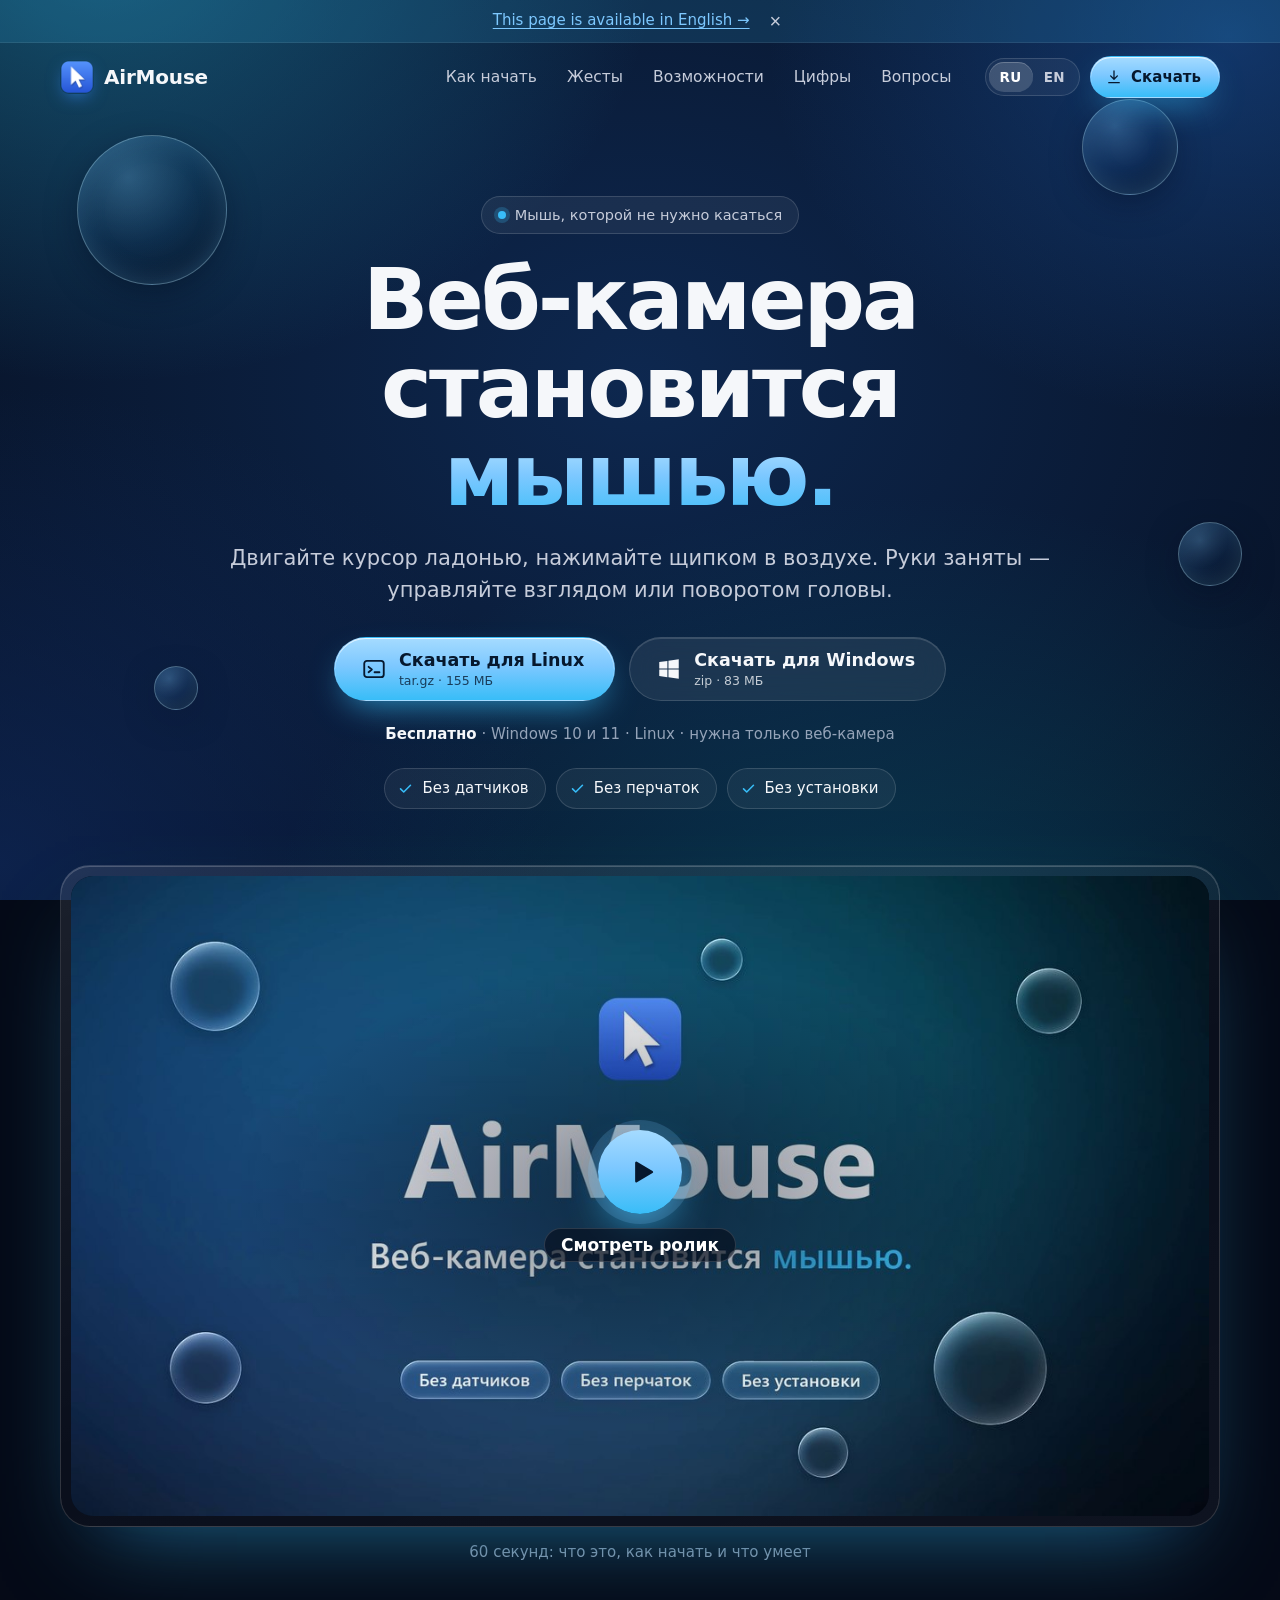
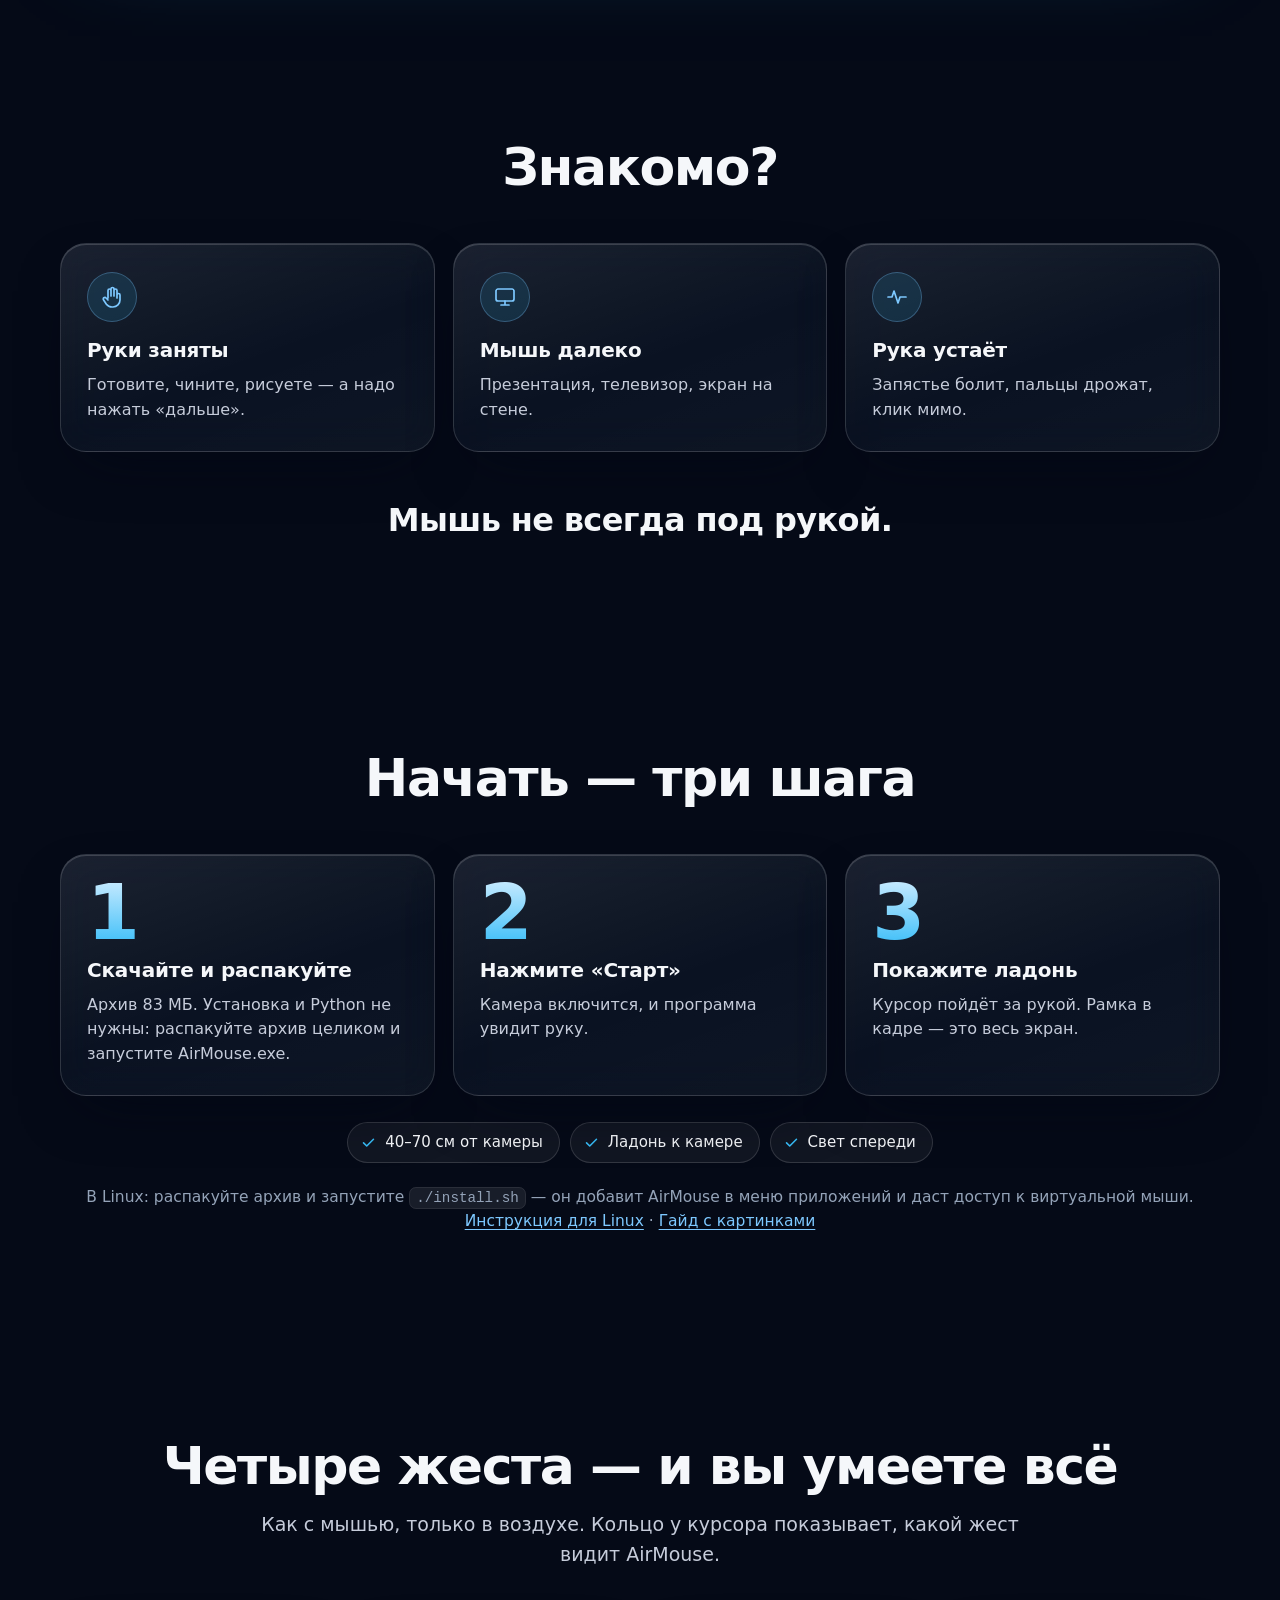
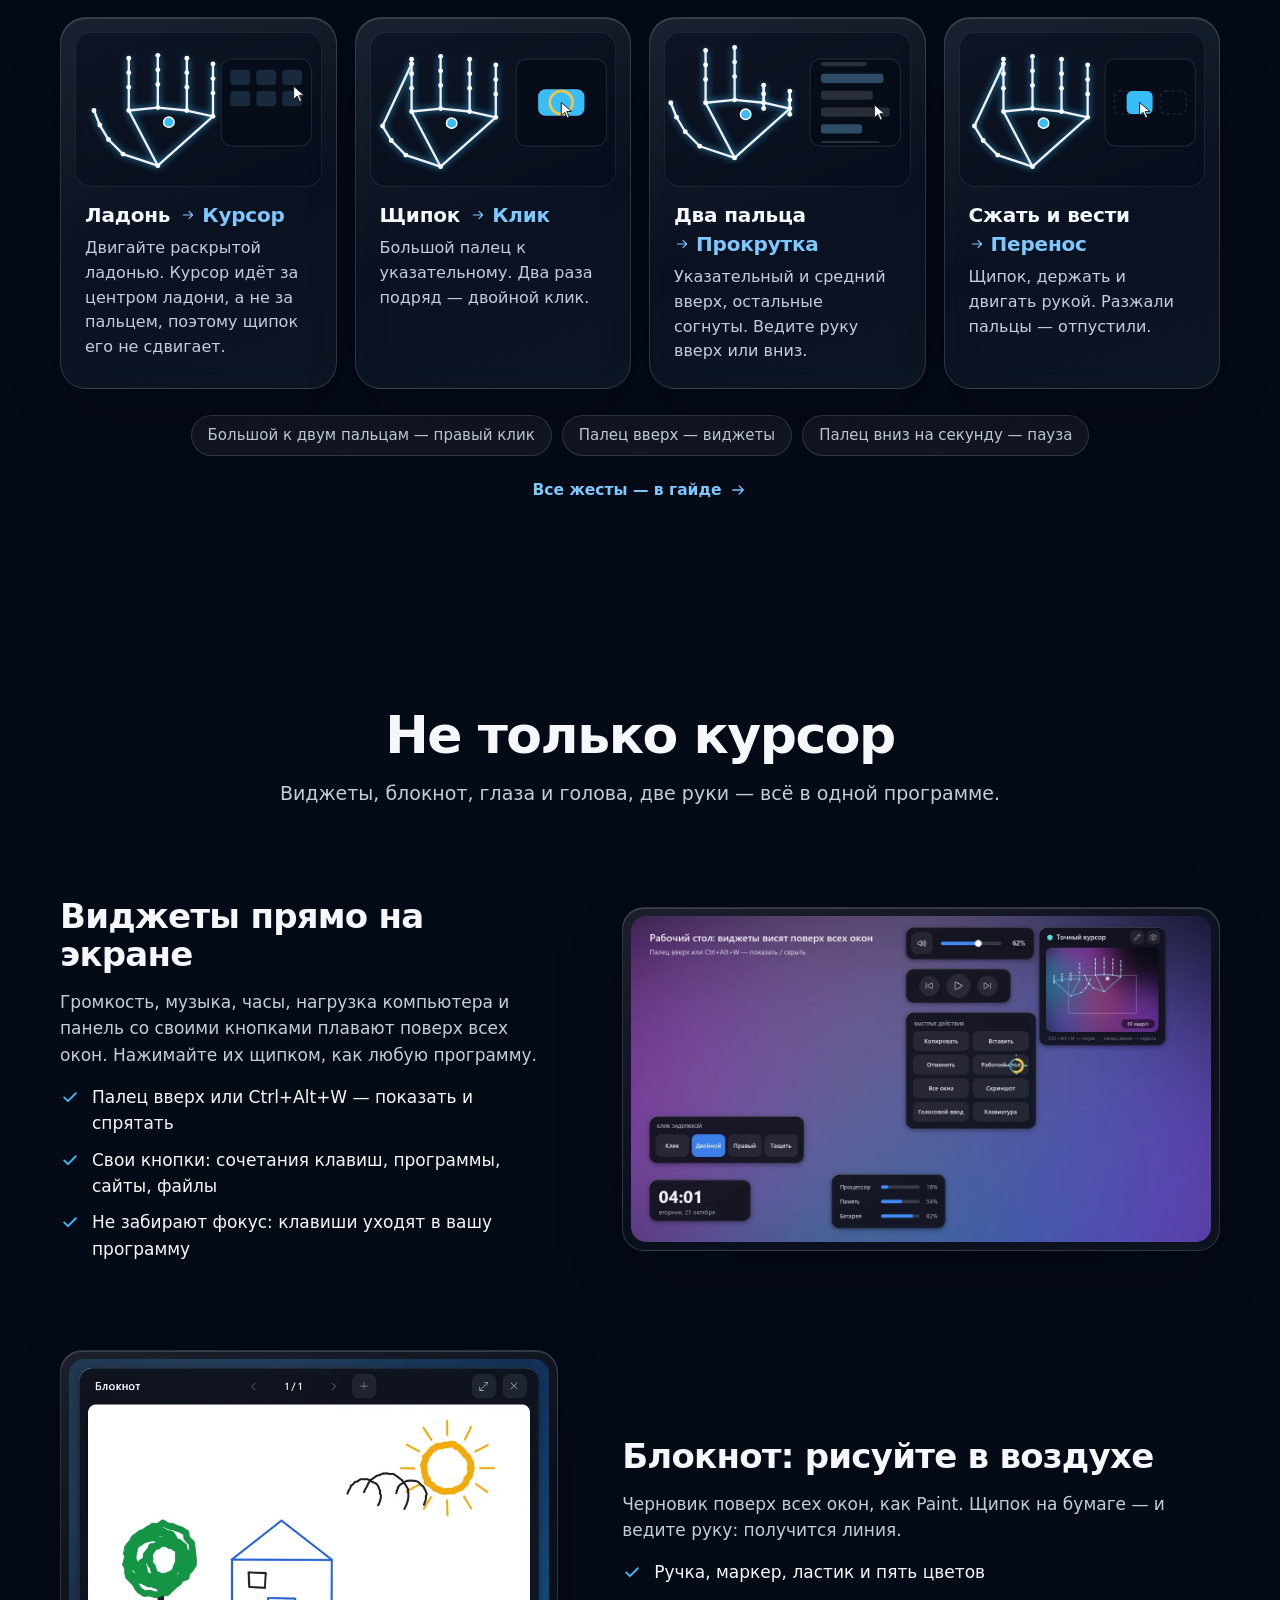
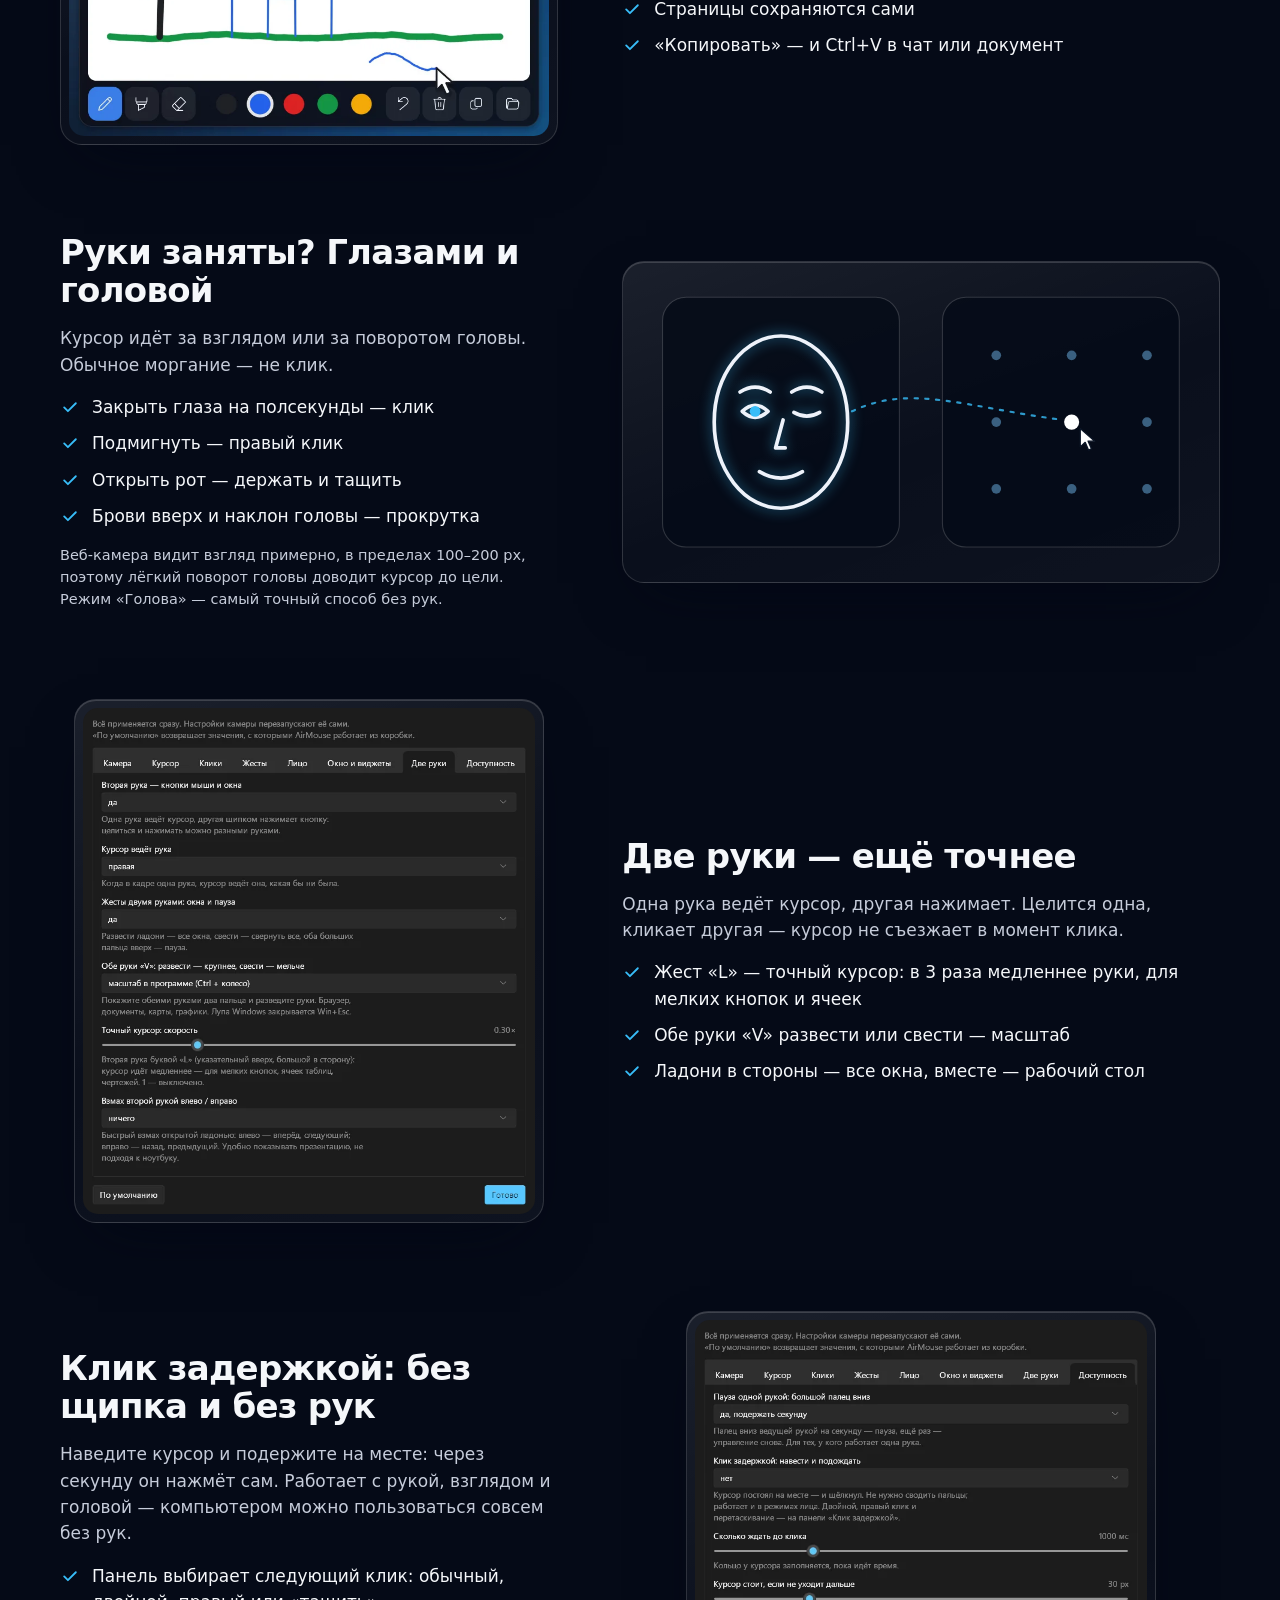
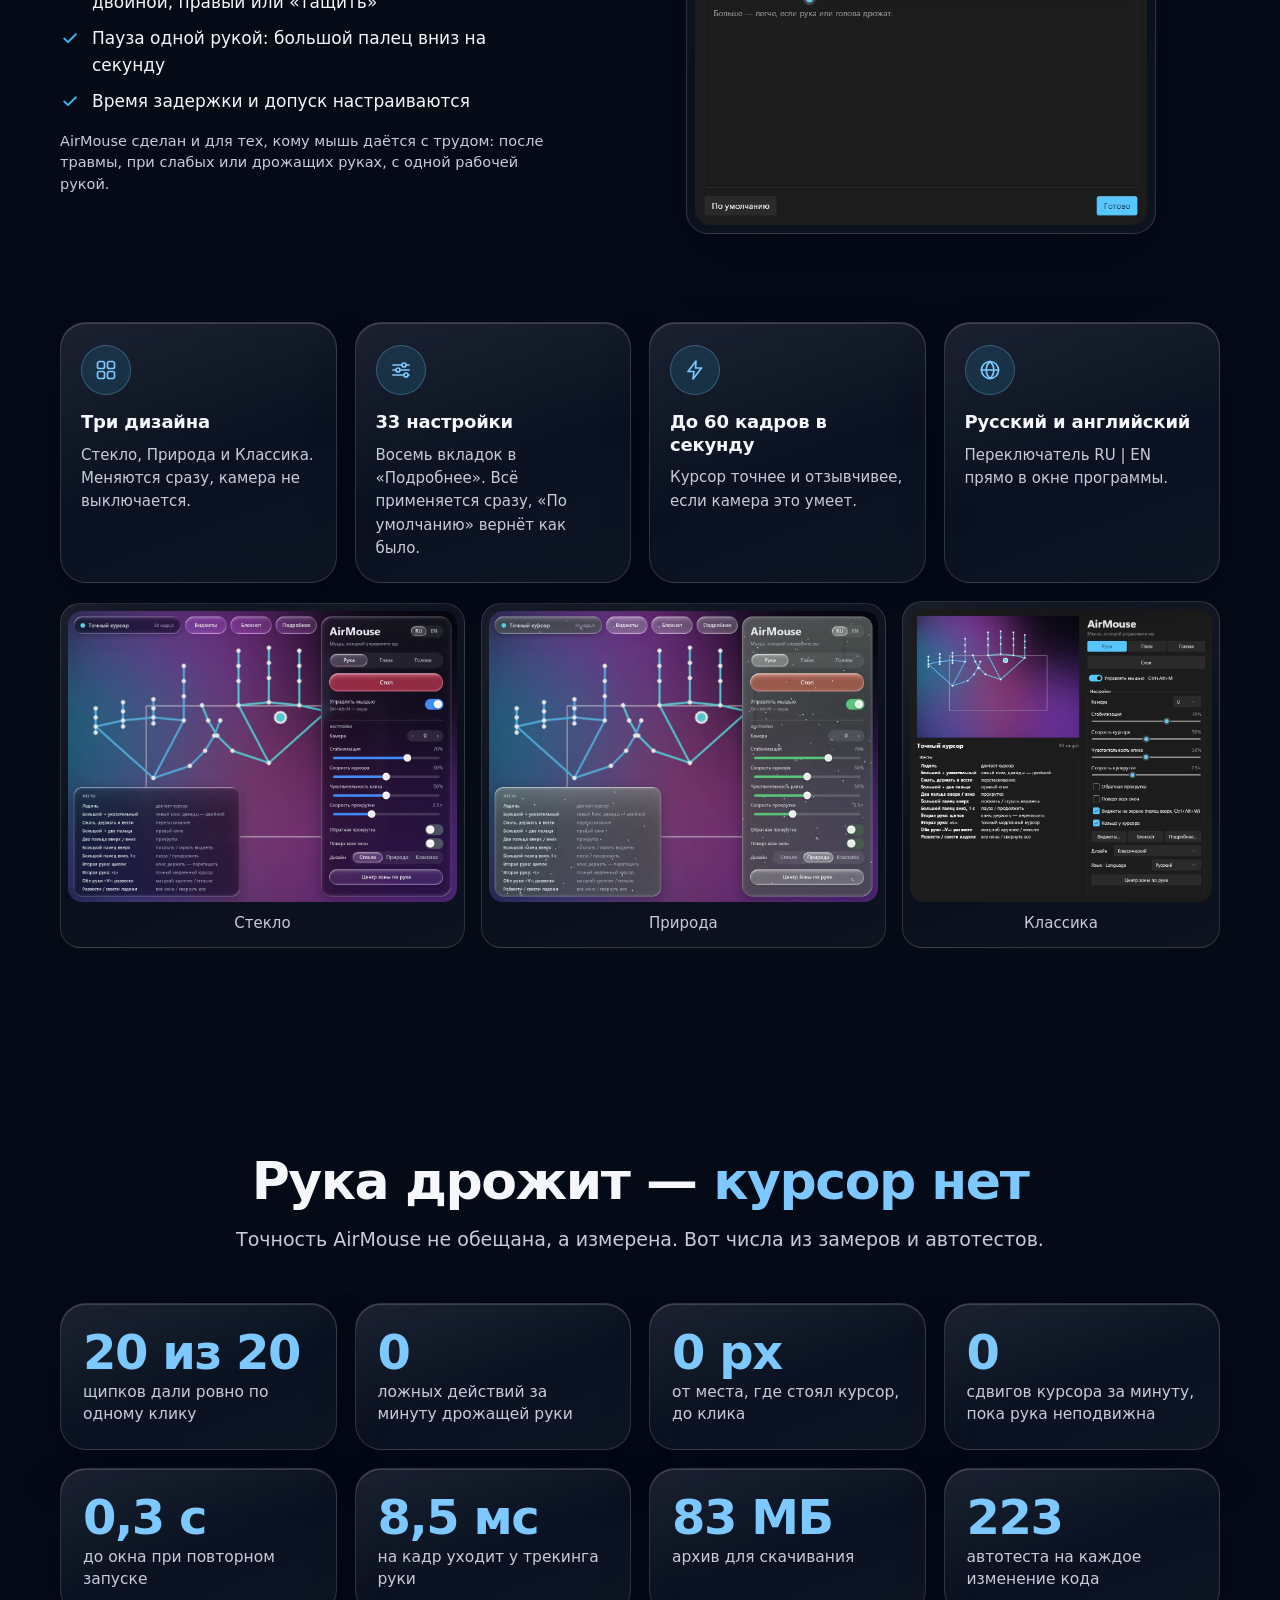
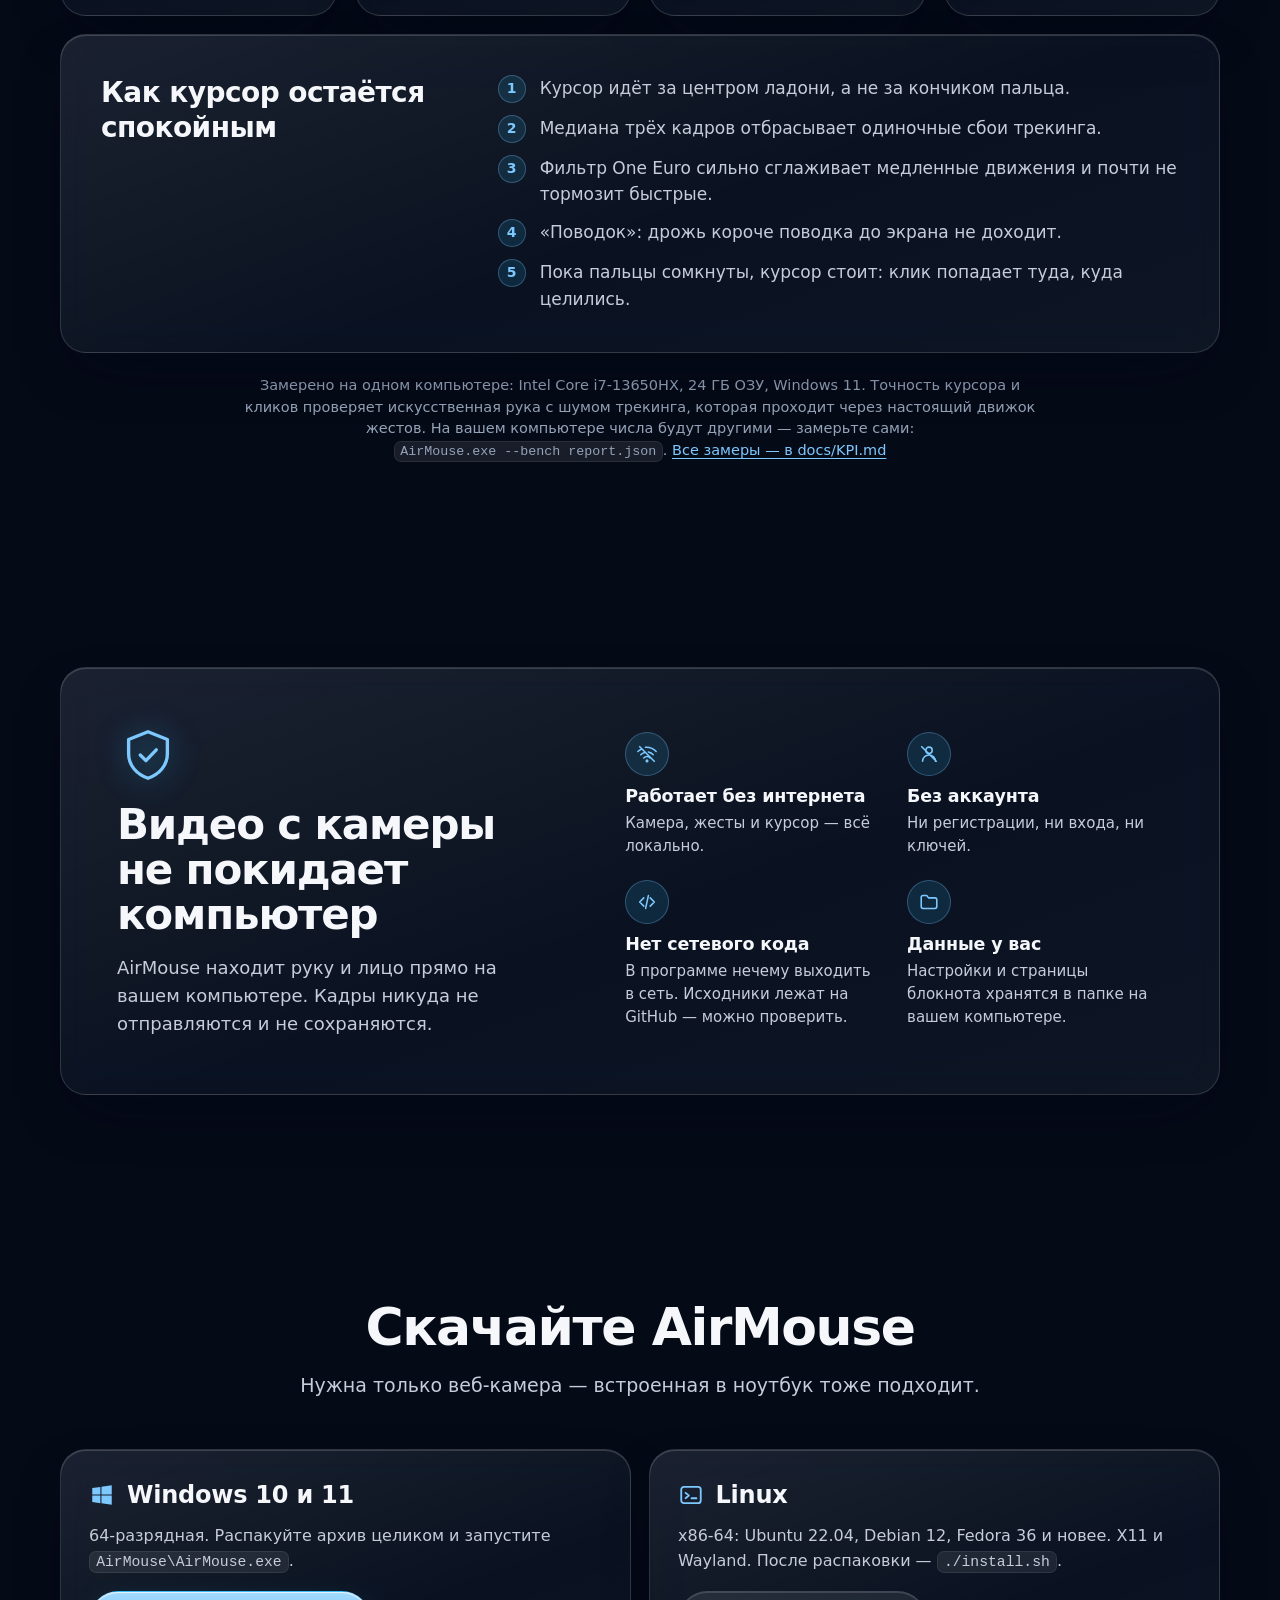
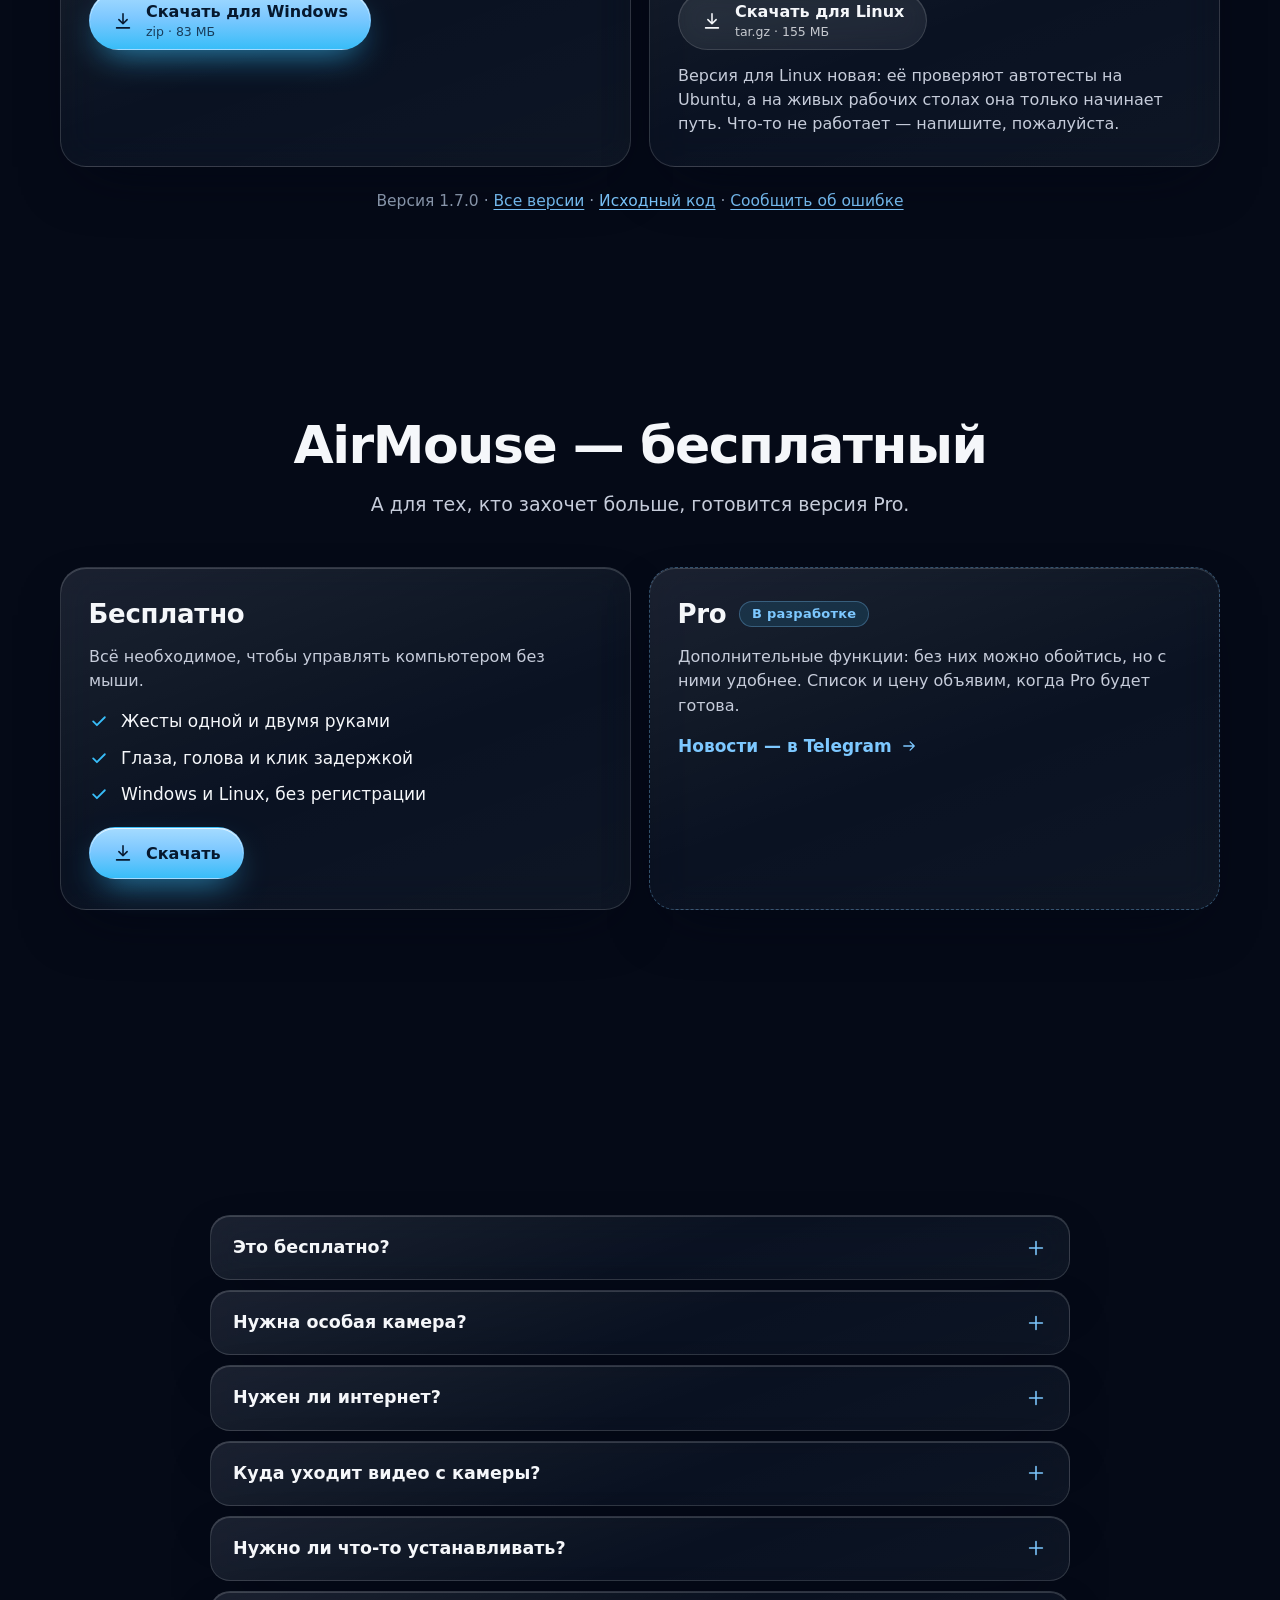
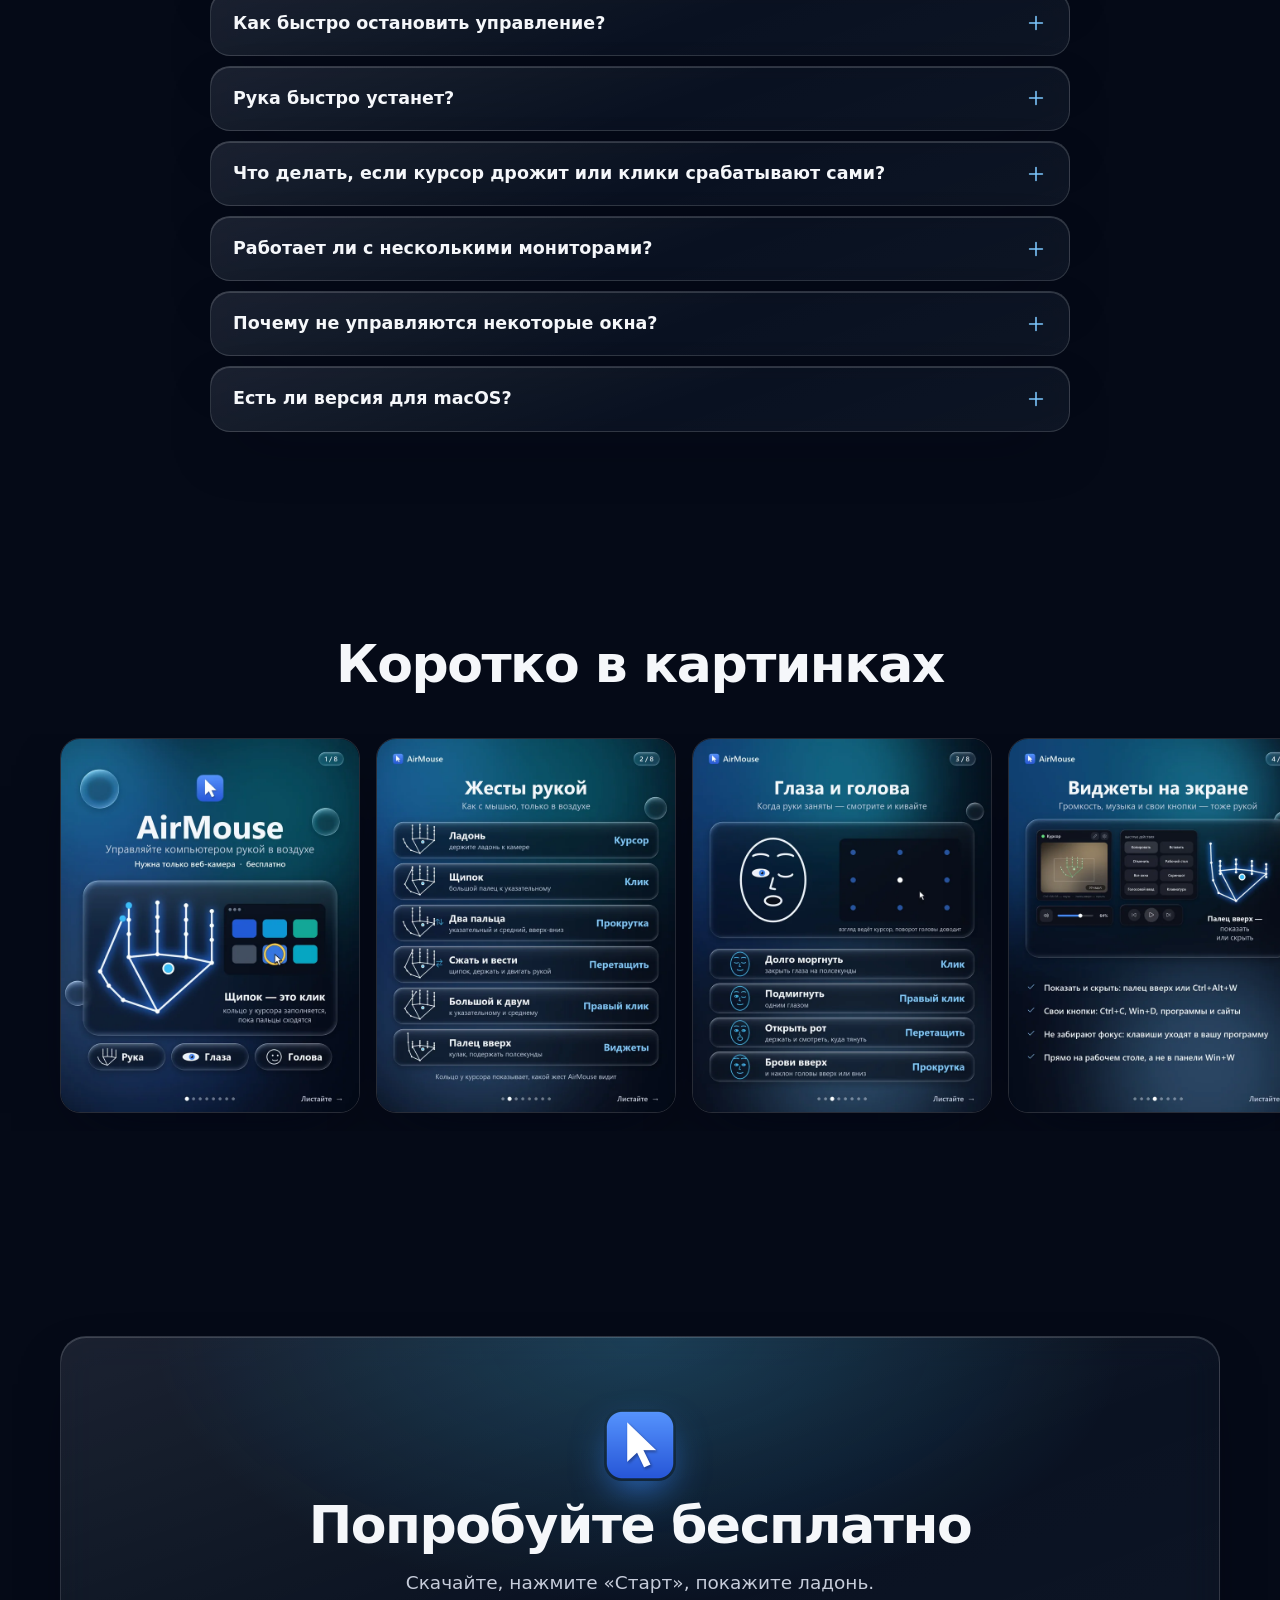
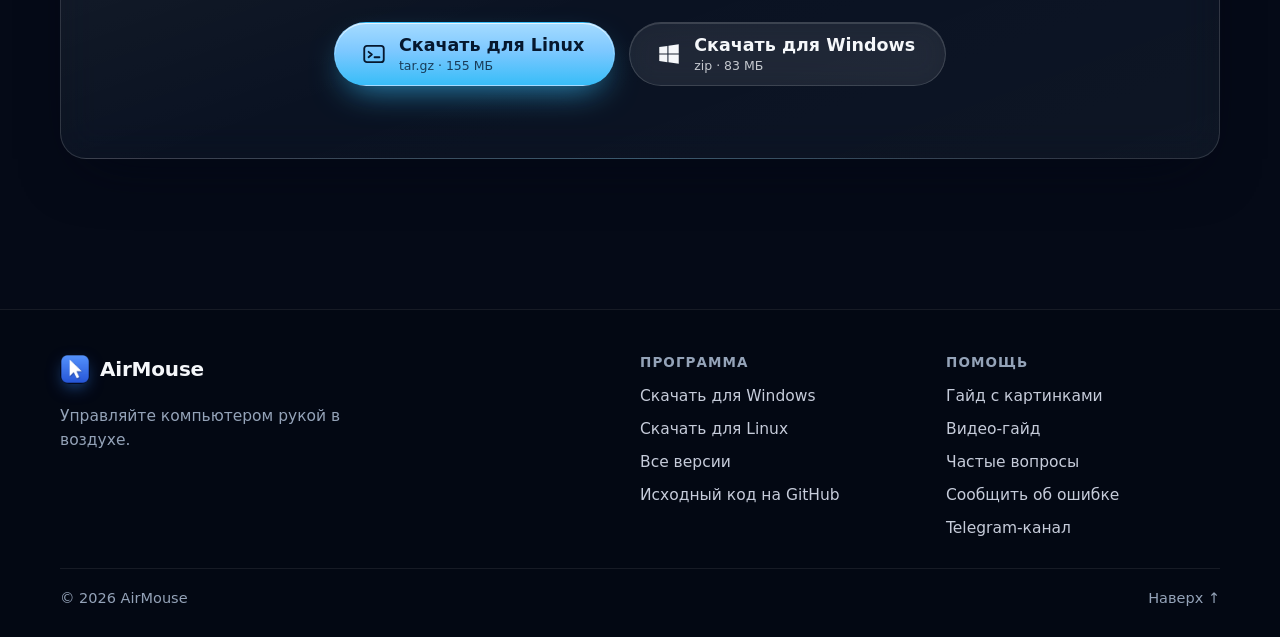
<file: site/index.html>
<!doctype html>
<html lang="ru">
<head>
<meta charset="utf-8">
<meta name="viewport" content="width=device-width, initial-scale=1">
<title>AirMouse — управление компьютером рукой через веб-камеру</title>
<meta name="description" content="AirMouse превращает обычную веб-камеру в мышь: жесты рукой, две руки, взгляд и поворот головы. Windows 10/11 и Linux. Видео с камеры не покидает компьютер.">
<meta name="theme-color" content="#06101f">
<meta name="color-scheme" content="dark">
<link rel="canonical" href="https://airmouse.veranix.xyz/"><link rel="alternate" hreflang="ru" href="https://airmouse.veranix.xyz/"><link rel="alternate" hreflang="en" href="https://airmouse.veranix.xyz/en/"><link rel="alternate" hreflang="x-default" href="https://airmouse.veranix.xyz/en/"><meta property="og:url" content="https://airmouse.veranix.xyz/">
<meta property="og:type" content="website">
<meta property="og:site_name" content="AirMouse">
<meta property="og:title" content="AirMouse — управление компьютером рукой через веб-камеру">
<meta property="og:description" content="AirMouse превращает обычную веб-камеру в мышь: жесты рукой, две руки, взгляд и поворот головы. Windows 10/11 и Linux. Видео с камеры не покидает компьютер.">
<meta property="og:image" content="https://airmouse.veranix.xyz/assets/img/og-ru.jpg">
<meta property="og:locale" content="ru_RU">
<meta name="twitter:card" content="summary_large_image">
<link rel="icon" href="assets/favicon.ico" sizes="any">
<link rel="icon" type="image/png" sizes="192x192" href="assets/icon-192.png">
<link rel="apple-touch-icon" href="assets/icon-192.png">
<link rel="stylesheet" href="styles.css">
<script>document.documentElement.className = "js"</script>
<script type="application/ld+json">{"@context": "https://schema.org", "@type": "SoftwareApplication", "name": "AirMouse", "applicationCategory": "UtilitiesApplication", "operatingSystem": "Windows 10, Windows 11, Linux", "softwareVersion": "1.7.0", "description": "AirMouse превращает обычную веб-камеру в мышь: жесты рукой, две руки, взгляд и поворот головы. Windows 10/11 и Linux. Видео с камеры не покидает компьютер.", "downloadUrl": "https://github.com/Future-Web2/AirMouse/releases/latest/download/AirMouse-windows-x64.zip", "inLanguage": ["ru", "en"], "offers": {"@type": "Offer", "price": "0", "priceCurrency": "USD"}, "url": "https://airmouse.veranix.xyz/"}</script>
</head>
<body data-lang="ru">
<a class="skip" href="#main">К содержимому</a>
<div class="backdrop" aria-hidden="true"><i class="orb o1"></i><i class="orb o2"></i><i class="orb o3"></i><i class="orb o4"></i></div>
<header class="top">
<div class="wrap top-in">
<a class="brand" href="#top"><img src="assets/icon.png" width="34" height="34" alt=""><span>AirMouse</span></a>
<nav class="nav" id="nav" aria-label="Меню"><a href="#start">Как начать</a><a href="#gestures">Жесты</a><a href="#features">Возможности</a><a href="#numbers">Цифры</a><a href="#faq">Вопросы</a></nav>
<div class="top-right">
<div class="lang" role="group" aria-label="Язык"><a href="./" lang="ru" hreflang="ru" data-lang="ru" class=on aria-current=true>RU</a><a href="en/" lang="en" hreflang="en" data-lang="en">EN</a></div>
<a class="btn btn-primary btn-small" href="#download"><svg class="ic" viewBox="0 0 24 24" fill="none" stroke="currentColor" stroke-width="1.700" stroke-linecap="round" stroke-linejoin="round" aria-hidden="true"><path d="M12 4v11m0 0l-4.500-4.500M12 15l4.500-4.500M5 19.500h14"/></svg><span>Скачать</span></a>
<button class="burger" type="button" aria-expanded="false" aria-controls="nav" aria-label="Меню"><svg class="ic" viewBox="0 0 24 24" fill="none" stroke="currentColor" stroke-width="1.700" stroke-linecap="round" stroke-linejoin="round" aria-hidden="true"><path d="M4 7h16M4 12h16M4 17h16"/></svg></button>
</div>
</div>
</header>
<main id="main">
<section class="hero" id="top">
<div class="wrap hero-in">
<p class="kicker">Мышь, которой не нужно касаться</p>
<h1>Веб-камера становится <em>мышью.</em></h1>
<p class="lead">Двигайте курсор ладонью, нажимайте щипком в воздухе. Руки заняты — управляйте взглядом или поворотом головы.</p>
<div class="cta-row" data-downloads><a class="btn btn-primary btn-big" data-os="win" href="https://github.com/Future-Web2/AirMouse/releases/latest/download/AirMouse-windows-x64.zip"><svg class="ic" viewBox="0 0 24 24" fill="none" stroke="currentColor" stroke-width="1.700" stroke-linecap="round" stroke-linejoin="round" aria-hidden="true"><path d="M3 5.500l7.500-1v7H3zM11.500 4.300L21 3v8.500h-9.500zM3 12.500h7.500v7L3 18.500zM11.500 12.500H21V21l-9.500-1.300z" fill="currentColor" stroke="none"/></svg><span><b>Скачать для Windows</b><small>zip · 83 МБ</small></span></a><a class="btn btn-glass btn-big" data-os="linux" href="https://github.com/Future-Web2/AirMouse/releases/latest/download/AirMouse-linux-x64.tar.gz"><svg class="ic" viewBox="0 0 24 24" fill="none" stroke="currentColor" stroke-width="1.700" stroke-linecap="round" stroke-linejoin="round" aria-hidden="true"><rect x="3" y="4.500" width="18" height="15" rx="2.500"/><path d="M7 10l3 2.500L7 15M12.500 15H17"/></svg><span><b>Скачать для Linux</b><small>tar.gz · 155 МБ</small></span></a></div>
<p class="hero-note"><b>Бесплатно</b> · Windows 10 и 11 · Linux · нужна только веб-камера</p>
<p class="phone-hint" hidden><svg class="ic" viewBox="0 0 24 24" fill="none" stroke="currentColor" stroke-width="1.700" stroke-linecap="round" stroke-linejoin="round" aria-hidden="true"><rect x="3" y="4" width="18" height="12" rx="2"/><path d="M8 20h8M12 16v4"/></svg><span>AirMouse работает на компьютере. Откройте эту страницу на ПК или отправьте себе ссылку.</span>
<button type="button" class="link-btn" data-copy data-done="Ссылка скопирована">Скопировать ссылку</button></p>
<ul class="chips"><li><svg class="ic" viewBox="0 0 24 24" fill="none" stroke="currentColor" stroke-width="1.700" stroke-linecap="round" stroke-linejoin="round" aria-hidden="true"><path d="M5 12.5l4.5 4.5L19 7.5"/></svg>Без датчиков</li><li><svg class="ic" viewBox="0 0 24 24" fill="none" stroke="currentColor" stroke-width="1.700" stroke-linecap="round" stroke-linejoin="round" aria-hidden="true"><path d="M5 12.5l4.5 4.5L19 7.5"/></svg>Без перчаток</li><li><svg class="ic" viewBox="0 0 24 24" fill="none" stroke="currentColor" stroke-width="1.700" stroke-linecap="round" stroke-linejoin="round" aria-hidden="true"><path d="M5 12.5l4.5 4.5L19 7.5"/></svg>Без установки</li></ul>
</div>
<div class="wrap">
<figure class="film">
<div class="film-frame">
<video controls playsinline preload="none" poster="assets/img/film-ru.jpg" width="1280" height="720"
 aria-label="Рекламный ролик AirMouse"><source src="assets/video/airmouse-ad-ru.mp4" type="video/mp4"></video>
<button class="film-play" type="button"><span class="film-button"><svg class="ic" viewBox="0 0 24 24" fill="none" stroke="currentColor" stroke-width="1.700" stroke-linecap="round" stroke-linejoin="round" aria-hidden="true"><path d="M8 5.500v13l11-6.500z" fill="currentColor"/></svg></span><span>Смотреть ролик</span></button>
</div>
<figcaption>60 секунд: что это, как начать и что умеет</figcaption>
</figure>
</div>
</section>
<section class="section" id="why">
<div class="wrap">
<h2 class="reveal">Знакомо?</h2>
<ul class="grid g3"><li class="glass card reveal"><svg class="ic ic-round" viewBox="0 0 24 24" fill="none" stroke="currentColor" stroke-width="1.700" stroke-linecap="round" stroke-linejoin="round" aria-hidden="true"><path d="M8 13V5.5a1.5 1.5 0 0 1 3 0V11m0-1V4a1.5 1.5 0 0 1 3 0v7m0-5.5a1.5 1.5 0 0 1 3 0V13m0-3a1.5 1.5 0 0 1 3 0v5a7 7 0 0 1-7 7h-1a7 7 0 0 1-5.6-2.8L3.6 15a1.6 1.6 0 0 1 2.5-2L8 15"/></svg><h3>Руки заняты</h3><p>Готовите, чините, рисуете — а надо нажать «дальше».</p></li><li class="glass card reveal"><svg class="ic ic-round" viewBox="0 0 24 24" fill="none" stroke="currentColor" stroke-width="1.700" stroke-linecap="round" stroke-linejoin="round" aria-hidden="true"><rect x="3" y="4" width="18" height="12" rx="2"/><path d="M8 20h8M12 16v4"/></svg><h3>Мышь далеко</h3><p>Презентация, телевизор, экран на стене.</p></li><li class="glass card reveal"><svg class="ic ic-round" viewBox="0 0 24 24" fill="none" stroke="currentColor" stroke-width="1.700" stroke-linecap="round" stroke-linejoin="round" aria-hidden="true"><path d="M3 12h4l2-6 4 12 2-6h6"/></svg><h3>Рука устаёт</h3><p>Запястье болит, пальцы дрожат, клик мимо.</p></li></ul>
<p class="punch reveal">Мышь не всегда под рукой.</p>
</div>
</section>
<section class="section" id="start">
<div class="wrap">
<h2 class="reveal">Начать — три шага</h2>
<ol class="grid g3 steps"><li class="glass card step reveal"><span class="num" aria-hidden="true">1</span><h3>Скачайте и распакуйте</h3><p>Архив 83 МБ. Установка и Python не нужны: распакуйте архив целиком и запустите AirMouse.exe.</p></li><li class="glass card step reveal"><span class="num" aria-hidden="true">2</span><h3>Нажмите «Старт»</h3><p>Камера включится, и программа увидит руку.</p></li><li class="glass card step reveal"><span class="num" aria-hidden="true">3</span><h3>Покажите ладонь</h3><p>Курсор пойдёт за рукой. Рамка в кадре — это весь экран.</p></li></ol>
<ul class="chips reveal"><li><svg class="ic" viewBox="0 0 24 24" fill="none" stroke="currentColor" stroke-width="1.700" stroke-linecap="round" stroke-linejoin="round" aria-hidden="true"><path d="M5 12.5l4.5 4.5L19 7.5"/></svg>40–70 см от камеры</li><li><svg class="ic" viewBox="0 0 24 24" fill="none" stroke="currentColor" stroke-width="1.700" stroke-linecap="round" stroke-linejoin="round" aria-hidden="true"><path d="M5 12.5l4.5 4.5L19 7.5"/></svg>Ладонь к камере</li><li><svg class="ic" viewBox="0 0 24 24" fill="none" stroke="currentColor" stroke-width="1.700" stroke-linecap="round" stroke-linejoin="round" aria-hidden="true"><path d="M5 12.5l4.5 4.5L19 7.5"/></svg>Свет спереди</li></ul>
<p class="aside reveal">В Linux: распакуйте архив и запустите <code>./install.sh</code> — он добавит AirMouse в меню приложений и даст доступ к виртуальной мыши. <a href="https://github.com/Future-Web2/AirMouse#linux" target="_blank" rel="noopener">Инструкция для Linux</a> ·
<a href="https://github.com/Future-Web2/AirMouse/blob/main/docs/GUIDE.md" target="_blank" rel="noopener">Гайд с картинками</a></p>
</div>
</section>
<section class="section" id="gestures">
<div class="wrap">
<h2 class="reveal">Четыре жеста — и вы умеете всё</h2>
<p class="sub reveal">Как с мышью, только в воздухе. Кольцо у курсора показывает, какой жест видит AirMouse.</p>
<ul class="grid g4"><li class="glass card gesture reveal"><svg class="demo" data-gesture="cursor" viewBox="0 0 320 200" role="img" aria-label="Ладонь — Курсор"><g class="hand-at" transform="translate(6 26) scale(.760)"><g class="hand"><g class="bones"><line x1="112" y1="196" x2="52" y2="176"/><line x1="52" y1="176" x2="27" y2="151"/><line x1="27" y1="151" x2="12" y2="126"/><line x1="12" y1="126" x2="2" y2="101"/><line x1="112" y1="196" x2="62" y2="101"/><line x1="62" y1="101" x2="62" y2="61"/><line x1="62" y1="61" x2="62" y2="36"/><line x1="62" y1="36" x2="62" y2="11"/><line x1="62" y1="101" x2="112" y2="96"/><line x1="112" y1="96" x2="112" y2="56"/><line x1="112" y1="56" x2="112" y2="31"/><line x1="112" y1="31" x2="112" y2="6"/><line x1="112" y1="96" x2="162" y2="101"/><line x1="162" y1="101" x2="162" y2="61"/><line x1="162" y1="61" x2="162" y2="36"/><line x1="162" y1="36" x2="162" y2="11"/><line x1="162" y1="101" x2="207" y2="111"/><line x1="207" y1="111" x2="207" y2="71"/><line x1="207" y1="71" x2="207" y2="46"/><line x1="207" y1="46" x2="207" y2="21"/><line x1="112" y1="196" x2="207" y2="111"/></g><g class="joints"><circle cx="112" cy="196" r="4.200"/><circle cx="52" cy="176" r="4.200"/><circle cx="27" cy="151" r="4.200"/><circle cx="12" cy="126" r="4.200"/><circle cx="2" cy="101" r="4.200"/><circle cx="62" cy="101" r="4.200"/><circle cx="62" cy="61" r="4.200"/><circle cx="62" cy="36" r="4.200"/><circle cx="62" cy="11" r="4.200"/><circle cx="112" cy="96" r="4.200"/><circle cx="112" cy="56" r="4.200"/><circle cx="112" cy="31" r="4.200"/><circle cx="112" cy="6" r="4.200"/><circle cx="162" cy="101" r="4.200"/><circle cx="162" cy="61" r="4.200"/><circle cx="162" cy="36" r="4.200"/><circle cx="162" cy="11" r="4.200"/><circle cx="207" cy="111" r="4.200"/><circle cx="207" cy="71" r="4.200"/><circle cx="207" cy="46" r="4.200"/><circle cx="207" cy="21" r="4.200"/></g><circle class="palm" cx="131" cy="121" r="9"/></g></g><g transform="translate(190 34)"><rect class="mini" width="118" height="114" rx="14"/><clipPath id="clip-cursor"><rect x="4" y="4" width="110" height="106" rx="11"/></clipPath><g clip-path="url(#clip-cursor)"><g class="tiles"><rect x="12" y="14" width="26" height="20" rx="5"/><rect x="46" y="14" width="26" height="20" rx="5"/><rect x="80" y="14" width="26" height="20" rx="5"/><rect x="12" y="42" width="26" height="20" rx="5"/><rect x="46" y="42" width="26" height="20" rx="5"/><rect x="80" y="42" width="26" height="20" rx="5"/></g><g class="cursor" transform="translate(59 48)"><path class="arrow" d="M0 0v17l4.600-4.200 3.100 7.200 2.700-1.200-3.100-7.100H13.500z"/></g></g></g></svg><h3>Ладонь <span class="does"><svg class="ic" viewBox="0 0 24 24" fill="none" stroke="currentColor" stroke-width="1.700" stroke-linecap="round" stroke-linejoin="round" aria-hidden="true"><path d="M5 12h14m0 0l-5.500-5.500M19 12l-5.500 5.500"/></svg>Курсор</span></h3><p>Двигайте раскрытой ладонью. Курсор идёт за центром ладони, а не за пальцем, поэтому щипок его не сдвигает.</p></li><li class="glass card gesture reveal"><svg class="demo" data-gesture="click" viewBox="0 0 320 200" role="img" aria-label="Щипок — Клик"><g class="hand-at" transform="translate(6 26) scale(.760)"><g class="hand"><g class="bones"><line x1="112" y1="196" x2="52" y2="176"/><line x1="52" y1="176" x2="27" y2="151"/><line x1="27" y1="151" x2="12" y2="126"/><line x1="12" y1="126" x2="35" y2="55.9"/><line x1="112" y1="196" x2="62" y2="101"/><line x1="62" y1="101" x2="62" y2="61"/><line x1="62" y1="61" x2="62" y2="36"/><line x1="62" y1="36" x2="62" y2="11"/><line x1="62" y1="101" x2="112" y2="96"/><line x1="112" y1="96" x2="112" y2="56"/><line x1="112" y1="56" x2="112" y2="31"/><line x1="112" y1="31" x2="112" y2="6"/><line x1="112" y1="96" x2="162" y2="101"/><line x1="162" y1="101" x2="162" y2="61"/><line x1="162" y1="61" x2="162" y2="36"/><line x1="162" y1="36" x2="162" y2="11"/><line x1="162" y1="101" x2="207" y2="111"/><line x1="207" y1="111" x2="207" y2="71"/><line x1="207" y1="71" x2="207" y2="46"/><line x1="207" y1="46" x2="207" y2="21"/><line x1="112" y1="196" x2="207" y2="111"/></g><g class="joints"><circle cx="112" cy="196" r="4.200"/><circle cx="52" cy="176" r="4.200"/><circle cx="27" cy="151" r="4.200"/><circle cx="12" cy="126" r="4.200"/><circle cx="35" cy="55.9" r="4.200"/><circle cx="62" cy="101" r="4.200"/><circle cx="62" cy="61" r="4.200"/><circle cx="62" cy="36" r="4.200"/><circle cx="62" cy="11" r="4.200"/><circle cx="112" cy="96" r="4.200"/><circle cx="112" cy="56" r="4.200"/><circle cx="112" cy="31" r="4.200"/><circle cx="112" cy="6" r="4.200"/><circle cx="162" cy="101" r="4.200"/><circle cx="162" cy="61" r="4.200"/><circle cx="162" cy="36" r="4.200"/><circle cx="162" cy="11" r="4.200"/><circle cx="207" cy="111" r="4.200"/><circle cx="207" cy="71" r="4.200"/><circle cx="207" cy="46" r="4.200"/><circle cx="207" cy="21" r="4.200"/></g><circle class="palm" cx="131" cy="121" r="9"/></g></g><g transform="translate(190 34)"><rect class="mini" width="118" height="114" rx="14"/><clipPath id="clip-click"><rect x="4" y="4" width="110" height="106" rx="11"/></clipPath><g clip-path="url(#clip-click)"><rect class="button" x="29" y="40" width="60" height="34" rx="9"/><circle class="ring-bg" cx="59" cy="57" r="15"/><circle class="ring" cx="59" cy="57" r="15" pathLength="100"/><g class="cursor" transform="translate(59 57)"><path class="arrow" d="M0 0v17l4.600-4.200 3.100 7.200 2.700-1.200-3.100-7.100H13.500z"/></g></g></g></svg><h3>Щипок <span class="does"><svg class="ic" viewBox="0 0 24 24" fill="none" stroke="currentColor" stroke-width="1.700" stroke-linecap="round" stroke-linejoin="round" aria-hidden="true"><path d="M5 12h14m0 0l-5.500-5.500M19 12l-5.500 5.500"/></svg>Клик</span></h3><p>Большой палец к указательному. Два раза подряд — двойной клик.</p></li><li class="glass card gesture reveal"><svg class="demo" data-gesture="scroll" viewBox="0 0 320 200" role="img" aria-label="Два пальца — Прокрутка"><g class="hand-at" transform="translate(6 26) scale(.760)"><g class="hand"><g class="bones"><line x1="112" y1="196" x2="52" y2="176"/><line x1="52" y1="176" x2="27" y2="151"/><line x1="27" y1="151" x2="12" y2="126"/><line x1="12" y1="126" x2="2" y2="101"/><line x1="112" y1="196" x2="62" y2="101"/><line x1="62" y1="101" x2="62" y2="61"/><line x1="62" y1="61" x2="62" y2="36"/><line x1="62" y1="36" x2="62" y2="11"/><line x1="62" y1="101" x2="112" y2="96"/><line x1="112" y1="96" x2="112" y2="56"/><line x1="112" y1="56" x2="112" y2="31"/><line x1="112" y1="31" x2="112" y2="6"/><line x1="112" y1="96" x2="162" y2="101"/><line x1="162" y1="101" x2="162" y2="71"/><line x1="162" y1="71" x2="162" y2="86"/><line x1="162" y1="86" x2="162" y2="111"/><line x1="162" y1="101" x2="207" y2="111"/><line x1="207" y1="111" x2="207" y2="81"/><line x1="207" y1="81" x2="207" y2="96"/><line x1="207" y1="96" x2="207" y2="121"/><line x1="112" y1="196" x2="207" y2="111"/></g><g class="joints"><circle cx="112" cy="196" r="4.200"/><circle cx="52" cy="176" r="4.200"/><circle cx="27" cy="151" r="4.200"/><circle cx="12" cy="126" r="4.200"/><circle cx="2" cy="101" r="4.200"/><circle cx="62" cy="101" r="4.200"/><circle cx="62" cy="61" r="4.200"/><circle cx="62" cy="36" r="4.200"/><circle cx="62" cy="11" r="4.200"/><circle cx="112" cy="96" r="4.200"/><circle cx="112" cy="56" r="4.200"/><circle cx="112" cy="31" r="4.200"/><circle cx="112" cy="6" r="4.200"/><circle cx="162" cy="101" r="4.200"/><circle cx="162" cy="71" r="4.200"/><circle cx="162" cy="86" r="4.200"/><circle cx="162" cy="111" r="4.200"/><circle cx="207" cy="111" r="4.200"/><circle cx="207" cy="81" r="4.200"/><circle cx="207" cy="96" r="4.200"/><circle cx="207" cy="121" r="4.200"/></g><circle class="palm" cx="131" cy="121" r="9"/></g></g><g transform="translate(190 34)"><rect class="mini" width="118" height="114" rx="14"/><clipPath id="clip-scroll"><rect x="4" y="4" width="110" height="106" rx="11"/></clipPath><g clip-path="url(#clip-scroll)"><g class="rows"><rect x="14" y="12" width="74" height="12" rx="4"/><rect x="14" y="34" width="90" height="12" rx="4"/><rect x="14" y="56" width="60" height="12" rx="4"/><rect x="14" y="78" width="82" height="12" rx="4"/><rect x="14" y="100" width="68" height="12" rx="4"/><rect x="14" y="122" width="90" height="12" rx="4"/><rect x="14" y="144" width="54" height="12" rx="4"/><rect x="14" y="166" width="78" height="12" rx="4"/></g><g class="cursor" transform="translate(84 60)"><path class="arrow" d="M0 0v17l4.600-4.200 3.100 7.200 2.700-1.200-3.100-7.100H13.500z"/></g></g></g></svg><h3>Два пальца <span class="does"><svg class="ic" viewBox="0 0 24 24" fill="none" stroke="currentColor" stroke-width="1.700" stroke-linecap="round" stroke-linejoin="round" aria-hidden="true"><path d="M5 12h14m0 0l-5.500-5.500M19 12l-5.500 5.500"/></svg>Прокрутка</span></h3><p>Указательный и средний вверх, остальные согнуты. Ведите руку вверх или вниз.</p></li><li class="glass card gesture reveal"><svg class="demo" data-gesture="drag" viewBox="0 0 320 200" role="img" aria-label="Сжать и вести — Перенос"><g class="hand-at" transform="translate(6 26) scale(.760)"><g class="hand"><g class="bones"><line x1="112" y1="196" x2="52" y2="176"/><line x1="52" y1="176" x2="27" y2="151"/><line x1="27" y1="151" x2="12" y2="126"/><line x1="12" y1="126" x2="62" y2="19"/><line x1="112" y1="196" x2="62" y2="101"/><line x1="62" y1="101" x2="62" y2="61"/><line x1="62" y1="61" x2="62" y2="36"/><line x1="62" y1="36" x2="62" y2="11"/><line x1="62" y1="101" x2="112" y2="96"/><line x1="112" y1="96" x2="112" y2="56"/><line x1="112" y1="56" x2="112" y2="31"/><line x1="112" y1="31" x2="112" y2="6"/><line x1="112" y1="96" x2="162" y2="101"/><line x1="162" y1="101" x2="162" y2="61"/><line x1="162" y1="61" x2="162" y2="36"/><line x1="162" y1="36" x2="162" y2="11"/><line x1="162" y1="101" x2="207" y2="111"/><line x1="207" y1="111" x2="207" y2="71"/><line x1="207" y1="71" x2="207" y2="46"/><line x1="207" y1="46" x2="207" y2="21"/><line x1="112" y1="196" x2="207" y2="111"/></g><g class="joints"><circle cx="112" cy="196" r="4.200"/><circle cx="52" cy="176" r="4.200"/><circle cx="27" cy="151" r="4.200"/><circle cx="12" cy="126" r="4.200"/><circle cx="62" cy="19" r="4.200"/><circle cx="62" cy="101" r="4.200"/><circle cx="62" cy="61" r="4.200"/><circle cx="62" cy="36" r="4.200"/><circle cx="62" cy="11" r="4.200"/><circle cx="112" cy="96" r="4.200"/><circle cx="112" cy="56" r="4.200"/><circle cx="112" cy="31" r="4.200"/><circle cx="112" cy="6" r="4.200"/><circle cx="162" cy="101" r="4.200"/><circle cx="162" cy="61" r="4.200"/><circle cx="162" cy="36" r="4.200"/><circle cx="162" cy="11" r="4.200"/><circle cx="207" cy="111" r="4.200"/><circle cx="207" cy="71" r="4.200"/><circle cx="207" cy="46" r="4.200"/><circle cx="207" cy="21" r="4.200"/></g><circle class="palm" cx="131" cy="121" r="9"/></g></g><g transform="translate(190 34)"><rect class="mini" width="118" height="114" rx="14"/><clipPath id="clip-drag"><rect x="4" y="4" width="110" height="106" rx="11"/></clipPath><g clip-path="url(#clip-drag)"><rect class="slot" x="12" y="42" width="34" height="30" rx="7"/><rect class="slot" x="72" y="42" width="34" height="30" rx="7"/><rect class="tile" x="12" y="42" width="34" height="30" rx="7"/><g class="cursor" transform="translate(29 57)"><path class="arrow" d="M0 0v17l4.600-4.200 3.100 7.200 2.700-1.200-3.100-7.100H13.500z"/></g></g></g></svg><h3>Сжать и вести <span class="does"><svg class="ic" viewBox="0 0 24 24" fill="none" stroke="currentColor" stroke-width="1.700" stroke-linecap="round" stroke-linejoin="round" aria-hidden="true"><path d="M5 12h14m0 0l-5.500-5.500M19 12l-5.500 5.500"/></svg>Перенос</span></h3><p>Щипок, держать и двигать рукой. Разжали пальцы — отпустили.</p></li></ul>
<ul class="chips plain reveal"><li>Большой к двум пальцам — правый клик</li><li>Палец вверх — виджеты</li><li>Палец вниз на секунду — пауза</li></ul>
<p class="aside reveal"><a class='more' href="https://github.com/Future-Web2/AirMouse/blob/main/docs/GUIDE.md" target="_blank" rel="noopener">Все жесты — в гайде<svg class="ic" viewBox="0 0 24 24" fill="none" stroke="currentColor" stroke-width="1.700" stroke-linecap="round" stroke-linejoin="round" aria-hidden="true"><path d="M5 12h14m0 0l-5.500-5.500M19 12l-5.500 5.500"/></svg></a></p>
</div>
</section>
<section class="section" id="features">
<div class="wrap">
<h2 class="reveal">Не только курсор</h2>
<p class="sub reveal">Виджеты, блокнот, глаза и голова, две руки — всё в одной программе.</p>
<article class="feature reveal"><div class="feature-text"><h3>Виджеты прямо на экране</h3><p>Громкость, музыка, часы, нагрузка компьютера и панель со своими кнопками плавают поверх всех окон. Нажимайте их щипком, как любую программу.</p><ul class="ticks"><li><svg class="ic" viewBox="0 0 24 24" fill="none" stroke="currentColor" stroke-width="1.700" stroke-linecap="round" stroke-linejoin="round" aria-hidden="true"><path d="M5 12.5l4.5 4.5L19 7.5"/></svg><span>Палец вверх или Ctrl+Alt+W — показать и спрятать</span></li><li><svg class="ic" viewBox="0 0 24 24" fill="none" stroke="currentColor" stroke-width="1.700" stroke-linecap="round" stroke-linejoin="round" aria-hidden="true"><path d="M5 12.5l4.5 4.5L19 7.5"/></svg><span>Свои кнопки: сочетания клавиш, программы, сайты, файлы</span></li><li><svg class="ic" viewBox="0 0 24 24" fill="none" stroke="currentColor" stroke-width="1.700" stroke-linecap="round" stroke-linejoin="round" aria-hidden="true"><path d="M5 12.5l4.5 4.5L19 7.5"/></svg><span>Не забирают фокус: клавиши уходят в вашу программу</span></li></ul></div><div class="shot"><img src="assets/img/ru/widgets.webp" width="1280" height="720" alt="Виджеты AirMouse поверх рабочего стола" loading=lazy decoding=async></div></article><article class="feature reveal flip"><div class="feature-text"><h3>Блокнот: рисуйте в воздухе</h3><p>Черновик поверх всех окон, как Paint. Щипок на бумаге — и ведите руку: получится линия.</p><ul class="ticks"><li><svg class="ic" viewBox="0 0 24 24" fill="none" stroke="currentColor" stroke-width="1.700" stroke-linecap="round" stroke-linejoin="round" aria-hidden="true"><path d="M5 12.5l4.5 4.5L19 7.5"/></svg><span>Ручка, маркер, ластик и пять цветов</span></li><li><svg class="ic" viewBox="0 0 24 24" fill="none" stroke="currentColor" stroke-width="1.700" stroke-linecap="round" stroke-linejoin="round" aria-hidden="true"><path d="M5 12.5l4.5 4.5L19 7.5"/></svg><span>Страницы сохраняются сами</span></li><li><svg class="ic" viewBox="0 0 24 24" fill="none" stroke="currentColor" stroke-width="1.700" stroke-linecap="round" stroke-linejoin="round" aria-hidden="true"><path d="M5 12.5l4.5 4.5L19 7.5"/></svg><span>«Копировать» — и Ctrl+V в чат или документ</span></li></ul></div><div class="shot"><img src="assets/img/ru/notebook.webp" width="876" height="688" alt="Блокнот AirMouse с рисунком" loading=lazy decoding=async></div></article><article class="feature reveal"><div class="feature-text"><h3>Руки заняты? Глазами и головой</h3><p>Курсор идёт за взглядом или за поворотом головы. Обычное моргание — не клик.</p><ul class="ticks"><li><svg class="ic" viewBox="0 0 24 24" fill="none" stroke="currentColor" stroke-width="1.700" stroke-linecap="round" stroke-linejoin="round" aria-hidden="true"><path d="M5 12.5l4.5 4.5L19 7.5"/></svg><span>Закрыть глаза на полсекунды — клик</span></li><li><svg class="ic" viewBox="0 0 24 24" fill="none" stroke="currentColor" stroke-width="1.700" stroke-linecap="round" stroke-linejoin="round" aria-hidden="true"><path d="M5 12.5l4.5 4.5L19 7.5"/></svg><span>Подмигнуть — правый клик</span></li><li><svg class="ic" viewBox="0 0 24 24" fill="none" stroke="currentColor" stroke-width="1.700" stroke-linecap="round" stroke-linejoin="round" aria-hidden="true"><path d="M5 12.5l4.5 4.5L19 7.5"/></svg><span>Открыть рот — держать и тащить</span></li><li><svg class="ic" viewBox="0 0 24 24" fill="none" stroke="currentColor" stroke-width="1.700" stroke-linecap="round" stroke-linejoin="round" aria-hidden="true"><path d="M5 12.5l4.5 4.5L19 7.5"/></svg><span>Брови вверх и наклон головы — прокрутка</span></li></ul><p class="fine">Веб-камера видит взгляд примерно, в пределах 100–200 px, поэтому лёгкий поворот головы доводит курсор до цели. Режим «Голова» — самый точный способ без рук.</p></div><div class="shot drawn"><svg class="face" viewBox="0 0 520 264" role="img" aria-label="Лицо и девять точек калибровки взгляда"><rect class="mini" x="20" y="16" width="220" height="232" rx="22"/><g class="face-lines"><ellipse cx="130" cy="132" rx="62" ry="80"/><path d="M92 104q14-9 28 0M140 104q14-9 28 0"/><path d="M94 122q12-11 24 0q-12 11-24 0z"/><path d="M142 123q12 7 24 0"/><path d="M132 130l-7 26h9M110 178q20 12 40 0"/></g><circle class="iris" cx="106" cy="122" r="5"/><rect class="mini" x="280" y="16" width="220" height="232" rx="22"/><circle cx="330" cy="70" r="4.5" class="dot"/><circle cx="400" cy="70" r="4.5" class="dot"/><circle cx="470" cy="70" r="4.5" class="dot"/><circle cx="330" cy="132" r="4.5" class="dot"/><circle cx="400" cy="132" r="7" class="dot on"/><circle cx="470" cy="132" r="4.5" class="dot"/><circle cx="330" cy="194" r="4.5" class="dot"/><circle cx="400" cy="194" r="4.5" class="dot"/><circle cx="470" cy="194" r="4.5" class="dot"/><g class="cursor" transform="translate(408 138)"><path class="arrow" d="M0 0v17l4.600-4.200 3.100 7.200 2.700-1.200-3.100-7.100H13.500z"/></g><path class="gaze" d="M196 122C250 96 300 118 392 130"/></svg></div></article><article class="feature reveal flip"><div class="feature-text"><h3>Две руки — ещё точнее</h3><p>Одна рука ведёт курсор, другая нажимает. Целится одна, кликает другая — курсор не съезжает в момент клика.</p><ul class="ticks"><li><svg class="ic" viewBox="0 0 24 24" fill="none" stroke="currentColor" stroke-width="1.700" stroke-linecap="round" stroke-linejoin="round" aria-hidden="true"><path d="M5 12.5l4.5 4.5L19 7.5"/></svg><span>Жест «L» — точный курсор: в 3 раза медленнее руки, для мелких кнопок и ячеек</span></li><li><svg class="ic" viewBox="0 0 24 24" fill="none" stroke="currentColor" stroke-width="1.700" stroke-linecap="round" stroke-linejoin="round" aria-hidden="true"><path d="M5 12.5l4.5 4.5L19 7.5"/></svg><span>Обе руки «V» развести или свести — масштаб</span></li><li><svg class="ic" viewBox="0 0 24 24" fill="none" stroke="currentColor" stroke-width="1.700" stroke-linecap="round" stroke-linejoin="round" aria-hidden="true"><path d="M5 12.5l4.5 4.5L19 7.5"/></svg><span>Ладони в стороны — все окна, вместе — рабочий стол</span></li></ul></div><div class="shot tall"><img src="assets/img/ru/twohands.webp" width="754" height="844" alt="Вкладка «Две руки» в настройках AirMouse" loading=lazy decoding=async></div></article><article class="feature reveal"><div class="feature-text"><h3>Клик задержкой: без щипка и без рук</h3><p>Наведите курсор и подержите на месте: через секунду он нажмёт сам. Работает с рукой, взглядом и головой — компьютером можно пользоваться совсем без рук.</p><ul class="ticks"><li><svg class="ic" viewBox="0 0 24 24" fill="none" stroke="currentColor" stroke-width="1.700" stroke-linecap="round" stroke-linejoin="round" aria-hidden="true"><path d="M5 12.5l4.5 4.5L19 7.5"/></svg><span>Панель выбирает следующий клик: обычный, двойной, правый или «тащить»</span></li><li><svg class="ic" viewBox="0 0 24 24" fill="none" stroke="currentColor" stroke-width="1.700" stroke-linecap="round" stroke-linejoin="round" aria-hidden="true"><path d="M5 12.5l4.5 4.5L19 7.5"/></svg><span>Пауза одной рукой: большой палец вниз на секунду</span></li><li><svg class="ic" viewBox="0 0 24 24" fill="none" stroke="currentColor" stroke-width="1.700" stroke-linecap="round" stroke-linejoin="round" aria-hidden="true"><path d="M5 12.5l4.5 4.5L19 7.5"/></svg><span>Время задержки и допуск настраиваются</span></li></ul><p class="fine">AirMouse сделан и для тех, кому мышь даётся с трудом: после травмы, при слабых или дрожащих руках, с одной рабочей рукой.</p></div><div class="shot tall"><img src="assets/img/ru/access.webp" width="754" height="844" alt="Вкладка «Доступность» в настройках AirMouse" loading=lazy decoding=async></div></article>
<ul class="grid g4 extras"><li class="glass card small reveal"><svg class="ic ic-round" viewBox="0 0 24 24" fill="none" stroke="currentColor" stroke-width="1.700" stroke-linecap="round" stroke-linejoin="round" aria-hidden="true"><rect x="3.500" y="3.500" width="7" height="7" rx="1.800"/><rect x="13.500" y="3.500" width="7" height="7" rx="1.800"/><rect x="3.500" y="13.500" width="7" height="7" rx="1.800"/><rect x="13.500" y="13.500" width="7" height="7" rx="1.800"/></svg><h3>Три дизайна</h3><p>Стекло, Природа и Классика. Меняются сразу, камера не выключается.</p></li><li class="glass card small reveal"><svg class="ic ic-round" viewBox="0 0 24 24" fill="none" stroke="currentColor" stroke-width="1.700" stroke-linecap="round" stroke-linejoin="round" aria-hidden="true"><path d="M4 7h9m4 0h3M4 12h3m4 0h9M4 17h11m4 0h1"/><circle cx="15" cy="7" r="2"/><circle cx="9" cy="12" r="2"/><circle cx="17" cy="17" r="2"/></svg><h3>33 настройки</h3><p>Восемь вкладок в «Подробнее». Всё применяется сразу, «По умолчанию» вернёт как было.</p></li><li class="glass card small reveal"><svg class="ic ic-round" viewBox="0 0 24 24" fill="none" stroke="currentColor" stroke-width="1.700" stroke-linecap="round" stroke-linejoin="round" aria-hidden="true"><path d="M13 3L5 13.500h6L10 21l8.500-11h-6z"/></svg><h3>До 60 кадров в секунду</h3><p>Курсор точнее и отзывчивее, если камера это умеет.</p></li><li class="glass card small reveal"><svg class="ic ic-round" viewBox="0 0 24 24" fill="none" stroke="currentColor" stroke-width="1.700" stroke-linecap="round" stroke-linejoin="round" aria-hidden="true"><circle cx="12" cy="12" r="8.500"/><path d="M3.500 12h17M12 3.500c2.500 2.300 3.800 5.200 3.800 8.500s-1.300 6.200-3.800 8.500c-2.500-2.300-3.800-5.200-3.800-8.500S9.500 5.800 12 3.500z"/></svg><h3>Русский и английский</h3><p>Переключатель RU | EN прямо в окне программы.</p></li></ul>
<div class="designs"><figure class="reveal"><img src="assets/img/ru/glass.webp" width="1120" height="840" alt="Окно AirMouse, дизайн «Стекло»" loading=lazy decoding=async><figcaption>Стекло</figcaption></figure><figure class="reveal"><img src="assets/img/ru/nature.webp" width="1120" height="840" alt="Окно AirMouse, дизайн «Природа»" loading=lazy decoding=async><figcaption>Природа</figcaption></figure><figure class="reveal"><img src="assets/img/ru/classic.webp" width="892" height="865" alt="Окно AirMouse, дизайн «Классика»" loading=lazy decoding=async><figcaption>Классика</figcaption></figure></div>
</div>
</section>
<section class="section" id="numbers">
<div class="wrap">
<h2 class="reveal">Рука дрожит — <em>курсор нет</em></h2>
<p class="sub reveal">Точность AirMouse не обещана, а измерена. Вот числа из замеров и автотестов.</p>
<ul class="grid g4 stats"><li class="glass stat reveal"><b>20 из 20</b><span>щипков дали ровно по одному клику</span></li><li class="glass stat reveal"><b>0</b><span>ложных действий за минуту дрожащей руки</span></li><li class="glass stat reveal"><b>0 px</b><span>от места, где стоял курсор, до клика</span></li><li class="glass stat reveal"><b>0</b><span>сдвигов курсора за минуту, пока рука неподвижна</span></li><li class="glass stat reveal"><b>0,3 с</b><span>до окна при повторном запуске</span></li><li class="glass stat reveal"><b>8,5 мс</b><span>на кадр уходит у трекинга руки</span></li><li class="glass stat reveal"><b>83 МБ</b><span>архив для скачивания</span></li><li class="glass stat reveal"><b>223</b><span>автотеста на каждое изменение кода</span></li></ul>
<div class="glass how reveal">
<h3>Как курсор остаётся спокойным</h3>
<ol><li>Курсор идёт за центром ладони, а не за кончиком пальца.</li><li>Медиана трёх кадров отбрасывает одиночные сбои трекинга.</li><li>Фильтр One Euro сильно сглаживает медленные движения и почти не тормозит быстрые.</li><li>«Поводок»: дрожь короче поводка до экрана не доходит.</li><li>Пока пальцы сомкнуты, курсор стоит: клик попадает туда, куда целились.</li></ol>
</div>
<p class="fine center reveal">Замерено на одном компьютере: Intel Core i7-13650HX, 24 ГБ ОЗУ, Windows 11. Точность курсора и кликов проверяет искусственная рука с шумом трекинга, которая проходит через настоящий движок жестов. На вашем компьютере числа будут другими — замерьте сами: <code>AirMouse.exe --bench report.json</code>. <a href="https://github.com/Future-Web2/AirMouse/blob/main/docs/KPI.md" target="_blank" rel="noopener">Все замеры — в docs/KPI.md</a></p>
</div>
</section>
<section class="section" id="privacy">
<div class="wrap">
<div class="glass privacy reveal">
<div class="privacy-head"><svg class="ic ic-hero" viewBox="0 0 24 24" fill="none" stroke="currentColor" stroke-width="1.700" stroke-linecap="round" stroke-linejoin="round" aria-hidden="true"><path d="M12 3l7.5 3v5.5c0 4.6-3.2 8-7.5 9.5-4.3-1.5-7.5-4.9-7.5-9.5V6z"/><path d="M9 12l2.2 2.2L15.2 10"/></svg>
<h2>Видео с камеры не покидает компьютер</h2>
<p>AirMouse находит руку и лицо прямо на вашем компьютере. Кадры никуда не отправляются и не сохраняются.</p></div>
<ul class="privacy-list"><li><svg class="ic ic-round" viewBox="0 0 24 24" fill="none" stroke="currentColor" stroke-width="1.700" stroke-linecap="round" stroke-linejoin="round" aria-hidden="true"><path d="M3 3l18 18M8.5 16.3a5 5 0 0 1 7 0M5.2 12.8a9.5 9.5 0 0 1 4.300-2.400M13.500 9.800a9.500 9.500 0 0 1 5.300 3M2 9.300a14.500 14.500 0 0 1 4.200-2.700M10.300 4.700A14.500 14.500 0 0 1 22 9.300"/><circle cx="12" cy="19.500" r="0.800"/></svg><div><h3>Работает без интернета</h3><p>Камера, жесты и курсор — всё локально.</p></div></li><li><svg class="ic ic-round" viewBox="0 0 24 24" fill="none" stroke="currentColor" stroke-width="1.700" stroke-linecap="round" stroke-linejoin="round" aria-hidden="true"><circle cx="12" cy="8" r="3.5"/><path d="M5 20a7 7 0 0 1 14 0M3 3l18 18"/></svg><div><h3>Без аккаунта</h3><p>Ни регистрации, ни входа, ни ключей.</p></div></li><li><svg class="ic ic-round" viewBox="0 0 24 24" fill="none" stroke="currentColor" stroke-width="1.700" stroke-linecap="round" stroke-linejoin="round" aria-hidden="true"><path d="M8.500 7.500L4 12l4.500 4.500M15.500 7.500L20 12l-4.500 4.500M13.500 5l-3 14"/></svg><div><h3>Нет сетевого кода</h3><p>В программе нечему выходить в сеть. Исходники лежат на GitHub — можно проверить.</p></div></li><li><svg class="ic ic-round" viewBox="0 0 24 24" fill="none" stroke="currentColor" stroke-width="1.700" stroke-linecap="round" stroke-linejoin="round" aria-hidden="true"><path d="M3.500 7a2 2 0 0 1 2-2h4l2 2.500h7a2 2 0 0 1 2 2V17a2 2 0 0 1-2 2h-13a2 2 0 0 1-2-2z"/></svg><div><h3>Данные у вас</h3><p>Настройки и страницы блокнота хранятся в папке на вашем компьютере.</p></div></li></ul>
</div>
</div>
</section>
<section class="section" id="download">
<div class="wrap">
<h2 class="reveal">Скачайте AirMouse</h2>
<p class="sub reveal">Нужна только веб-камера — встроенная в ноутбук тоже подходит.</p>
<div class="grid g2 platforms">
<div class="glass card platform reveal">
<h3><svg class="ic" viewBox="0 0 24 24" fill="none" stroke="currentColor" stroke-width="1.700" stroke-linecap="round" stroke-linejoin="round" aria-hidden="true"><path d="M3 5.500l7.500-1v7H3zM11.500 4.300L21 3v8.500h-9.500zM3 12.500h7.500v7L3 18.500zM11.500 12.500H21V21l-9.500-1.300z" fill="currentColor" stroke="none"/></svg>Windows 10 и 11</h3>
<p>64-разрядная. Распакуйте архив целиком и запустите <code>AirMouse\AirMouse.exe</code>.</p>
<a class="btn btn-primary" href="https://github.com/Future-Web2/AirMouse/releases/latest/download/AirMouse-windows-x64.zip"><svg class="ic" viewBox="0 0 24 24" fill="none" stroke="currentColor" stroke-width="1.700" stroke-linecap="round" stroke-linejoin="round" aria-hidden="true"><path d="M12 4v11m0 0l-4.500-4.500M12 15l4.500-4.500M5 19.500h14"/></svg><span><b>Скачать для Windows</b><small>zip · 83 МБ</small></span></a>
</div>
<div class="glass card platform reveal">
<h3><svg class="ic" viewBox="0 0 24 24" fill="none" stroke="currentColor" stroke-width="1.700" stroke-linecap="round" stroke-linejoin="round" aria-hidden="true"><rect x="3" y="4.500" width="18" height="15" rx="2.500"/><path d="M7 10l3 2.500L7 15M12.500 15H17"/></svg>Linux</h3>
<p>x86-64: Ubuntu 22.04, Debian 12, Fedora 36 и новее. X11 и Wayland. После распаковки — <code>./install.sh</code>.</p>
<a class="btn btn-glass" href="https://github.com/Future-Web2/AirMouse/releases/latest/download/AirMouse-linux-x64.tar.gz"><svg class="ic" viewBox="0 0 24 24" fill="none" stroke="currentColor" stroke-width="1.700" stroke-linecap="round" stroke-linejoin="round" aria-hidden="true"><path d="M12 4v11m0 0l-4.500-4.500M12 15l4.500-4.500M5 19.500h14"/></svg><span><b>Скачать для Linux</b><small>tar.gz · 155 МБ</small></span></a>
<p class="fine">Версия для Linux новая: её проверяют автотесты на Ubuntu, а на живых рабочих столах она только начинает путь. Что-то не работает — напишите, пожалуйста.</p>
</div>
</div>
<p class="aside reveal">Версия 1.7.0 · <a href="https://github.com/Future-Web2/AirMouse/releases" target="_blank" rel="noopener">Все версии</a> ·
<a href="https://github.com/Future-Web2/AirMouse" target="_blank" rel="noopener">Исходный код</a> · <a href="https://github.com/Future-Web2/AirMouse/issues" target="_blank" rel="noopener">Сообщить об ошибке</a></p>
</div>
</section>
<section class="section" id="pro">
<div class="wrap">
<h2 class="reveal">AirMouse — бесплатный</h2>
<p class="sub reveal">А для тех, кто захочет больше, готовится версия Pro.</p>
<div class="grid g2 plans">
<div class="glass card plan reveal">
<h3>Бесплатно</h3>
<p>Всё необходимое, чтобы управлять компьютером без мыши.</p>
<ul class="ticks"><li><svg class="ic" viewBox="0 0 24 24" fill="none" stroke="currentColor" stroke-width="1.700" stroke-linecap="round" stroke-linejoin="round" aria-hidden="true"><path d="M5 12.5l4.5 4.5L19 7.5"/></svg><span>Жесты одной и двумя руками</span></li><li><svg class="ic" viewBox="0 0 24 24" fill="none" stroke="currentColor" stroke-width="1.700" stroke-linecap="round" stroke-linejoin="round" aria-hidden="true"><path d="M5 12.5l4.5 4.5L19 7.5"/></svg><span>Глаза, голова и клик задержкой</span></li><li><svg class="ic" viewBox="0 0 24 24" fill="none" stroke="currentColor" stroke-width="1.700" stroke-linecap="round" stroke-linejoin="round" aria-hidden="true"><path d="M5 12.5l4.5 4.5L19 7.5"/></svg><span>Windows и Linux, без регистрации</span></li></ul>
<a class="btn btn-primary" href="#download"><svg class="ic" viewBox="0 0 24 24" fill="none" stroke="currentColor" stroke-width="1.700" stroke-linecap="round" stroke-linejoin="round" aria-hidden="true"><path d="M12 4v11m0 0l-4.500-4.500M12 15l4.500-4.500M5 19.500h14"/></svg><span><b>Скачать</b></span></a>
</div>
<div class="glass card plan soon reveal">
<h3>Pro <span class="badge">В разработке</span></h3>
<p>Дополнительные функции: без них можно обойтись, но с ними удобнее. Список и цену объявим, когда Pro будет готова.</p>
<a class='more' href="https://t.me/veranix1" target="_blank" rel="noopener">Новости — в Telegram<svg class="ic" viewBox="0 0 24 24" fill="none" stroke="currentColor" stroke-width="1.700" stroke-linecap="round" stroke-linejoin="round" aria-hidden="true"><path d="M5 12h14m0 0l-5.500-5.500M19 12l-5.500 5.500"/></svg></a>
</div>
</div>

</div>
</section>
<section class="section" id="faq">
<div class="wrap narrow">
<h2 class="reveal">Частые вопросы</h2>
<div class="faq reveal"><details class="glass qa"><summary><span>Это бесплатно?</span><svg class="ic" viewBox="0 0 24 24" fill="none" stroke="currentColor" stroke-width="1.700" stroke-linecap="round" stroke-linejoin="round" aria-hidden="true"><path d="M12 5v14M5 12h14"/></svg></summary><p>Да. AirMouse можно скачать и пользоваться им бесплатно. Позже появится версия Pro с дополнительными функциями; всё необходимое для управления останется бесплатным.</p></details><details class="glass qa"><summary><span>Нужна особая камера?</span><svg class="ic" viewBox="0 0 24 24" fill="none" stroke="currentColor" stroke-width="1.700" stroke-linecap="round" stroke-linejoin="round" aria-hidden="true"><path d="M12 5v14M5 12h14"/></svg></summary><p>Нет. Подойдёт обычная веб-камера, в том числе встроенная в ноутбук. Если камера умеет 60 кадров в секунду, курсор будет ещё точнее: «Подробнее» → «Камера».</p></details><details class="glass qa"><summary><span>Нужен ли интернет?</span><svg class="ic" viewBox="0 0 24 24" fill="none" stroke="currentColor" stroke-width="1.700" stroke-linecap="round" stroke-linejoin="round" aria-hidden="true"><path d="M12 5v14M5 12h14"/></svg></summary><p>Нет. AirMouse работает без сети: рука и лицо распознаются на вашем компьютере.</p></details><details class="glass qa"><summary><span>Куда уходит видео с камеры?</span><svg class="ic" viewBox="0 0 24 24" fill="none" stroke="currentColor" stroke-width="1.700" stroke-linecap="round" stroke-linejoin="round" aria-hidden="true"><path d="M12 5v14M5 12h14"/></svg></summary><p>Никуда. Кадры обрабатываются в памяти программы, не сохраняются и не отправляются. В программе нет сетевого кода.</p></details><details class="glass qa"><summary><span>Нужно ли что-то устанавливать?</span><svg class="ic" viewBox="0 0 24 24" fill="none" stroke="currentColor" stroke-width="1.700" stroke-linecap="round" stroke-linejoin="round" aria-hidden="true"><path d="M12 5v14M5 12h14"/></svg></summary><p>В Windows — нет: распакуйте архив целиком и запустите AirMouse.exe, Python не нужен. В Linux скрипт install.sh добавляет программу в меню и даёт доступ к виртуальной мыши.</p></details><details class="glass qa"><summary><span>Как быстро остановить управление?</span><svg class="ic" viewBox="0 0 24 24" fill="none" stroke="currentColor" stroke-width="1.700" stroke-linecap="round" stroke-linejoin="round" aria-hidden="true"><path d="M12 5v14M5 12h14"/></svg></summary><p>Ctrl+Alt+M или большой палец вниз на секунду — пауза. Так же управление возвращается.</p></details><details class="glass qa"><summary><span>Рука быстро устанет?</span><svg class="ic" viewBox="0 0 24 24" fill="none" stroke="currentColor" stroke-width="1.700" stroke-linecap="round" stroke-linejoin="round" aria-hidden="true"><path d="M12 5v14M5 12h14"/></svg></summary><p>Кнопка «Центр зоны по моей руке» переносит рабочую зону туда, где руке удобно, — её не нужно держать высоко. А если руки заняты или устали, есть режимы «Глаза» и «Голова» и клик задержкой.</p></details><details class="glass qa"><summary><span>Что делать, если курсор дрожит или клики срабатывают сами?</span><svg class="ic" viewBox="0 0 24 24" fill="none" stroke="currentColor" stroke-width="1.700" stroke-linecap="round" stroke-linejoin="round" aria-hidden="true"><path d="M12 5v14M5 12h14"/></svg></summary><p>Курсор дрожит — прибавьте «Стабилизацию». Клики срабатывают сами — убавьте «Чувствительность клика». Помогает и свет: в полутьме камера даёт всего 15 кадров в секунду.</p></details><details class="glass qa"><summary><span>Работает ли с несколькими мониторами?</span><svg class="ic" viewBox="0 0 24 24" fill="none" stroke="currentColor" stroke-width="1.700" stroke-linecap="round" stroke-linejoin="round" aria-hidden="true"><path d="M12 5v14M5 12h14"/></svg></summary><p>В Windows управление идёт на основном мониторе. В Linux под X11 — на всём экране, все мониторы вместе.</p></details><details class="glass qa"><summary><span>Почему не управляются некоторые окна?</span><svg class="ic" viewBox="0 0 24 24" fill="none" stroke="currentColor" stroke-width="1.700" stroke-linecap="round" stroke-linejoin="round" aria-hidden="true"><path d="M12 5v14M5 12h14"/></svg></summary><p>Windows не даёт обычным программам управлять окнами, запущенными от имени администратора, — например, диспетчером задач. Чтобы управлять и ими, запустите AirMouse от имени администратора.</p></details><details class="glass qa"><summary><span>Есть ли версия для macOS?</span><svg class="ic" viewBox="0 0 24 24" fill="none" stroke="currentColor" stroke-width="1.700" stroke-linecap="round" stroke-linejoin="round" aria-hidden="true"><path d="M12 5v14M5 12h14"/></svg></summary><p>Пока нет. AirMouse работает в Windows 10 и 11 и в Linux.</p></details></div>
</div>
</section>
<section class="section" id="gallery">
<div class="wrap">
<h2 class="reveal">Коротко в картинках</h2>
</div>
<ul class="strip reveal" tabindex="0" aria-label="Коротко в картинках"><li><img src="assets/img/carousel/01.webp" width="720" height="900" alt="Обложка" loading=lazy decoding=async></li><li><img src="assets/img/carousel/02.webp" width="720" height="900" alt="Жесты рукой" loading=lazy decoding=async></li><li><img src="assets/img/carousel/03.webp" width="720" height="900" alt="Глаза и голова" loading=lazy decoding=async></li><li><img src="assets/img/carousel/04.webp" width="720" height="900" alt="Виджеты" loading=lazy decoding=async></li><li><img src="assets/img/carousel/05.webp" width="720" height="900" alt="Блокнот" loading=lazy decoding=async></li><li><img src="assets/img/carousel/06.webp" width="720" height="900" alt="Точность в цифрах" loading=lazy decoding=async></li><li><img src="assets/img/carousel/07.webp" width="720" height="900" alt="Тонкая настройка" loading=lazy decoding=async></li><li><img src="assets/img/carousel/08.webp" width="720" height="900" alt="Как скачать" loading=lazy decoding=async></li></ul>
</section>
<section class="section" id="try">
<div class="wrap">
<div class="glass final reveal">
<img src="assets/icon.png" width="72" height="72" alt="" loading="lazy">
<h2>Попробуйте бесплатно</h2>
<p>Скачайте, нажмите «Старт», покажите ладонь.</p>
<div class="cta-row" data-downloads><a class="btn btn-primary btn-big" data-os="win" href="https://github.com/Future-Web2/AirMouse/releases/latest/download/AirMouse-windows-x64.zip"><svg class="ic" viewBox="0 0 24 24" fill="none" stroke="currentColor" stroke-width="1.700" stroke-linecap="round" stroke-linejoin="round" aria-hidden="true"><path d="M3 5.500l7.500-1v7H3zM11.500 4.300L21 3v8.500h-9.500zM3 12.500h7.500v7L3 18.500zM11.500 12.500H21V21l-9.500-1.300z" fill="currentColor" stroke="none"/></svg><span><b>Скачать для Windows</b><small>zip · 83 МБ</small></span></a><a class="btn btn-glass btn-big" data-os="linux" href="https://github.com/Future-Web2/AirMouse/releases/latest/download/AirMouse-linux-x64.tar.gz"><svg class="ic" viewBox="0 0 24 24" fill="none" stroke="currentColor" stroke-width="1.700" stroke-linecap="round" stroke-linejoin="round" aria-hidden="true"><rect x="3" y="4.500" width="18" height="15" rx="2.500"/><path d="M7 10l3 2.500L7 15M12.500 15H17"/></svg><span><b>Скачать для Linux</b><small>tar.gz · 155 МБ</small></span></a></div>
</div>
</div>
</section>
</main>
<footer class="foot">
<div class="wrap foot-in">
<div class="foot-brand"><a class="brand" href="#top"><img src="assets/icon.png" width="30" height="30" alt="" loading="lazy"><span>AirMouse</span></a>
<p>Управляйте компьютером рукой в воздухе.</p></div>
<nav aria-label="Программа"><h3>Программа</h3>
<a href="https://github.com/Future-Web2/AirMouse/releases/latest/download/AirMouse-windows-x64.zip">Скачать для Windows</a><a href="https://github.com/Future-Web2/AirMouse/releases/latest/download/AirMouse-linux-x64.tar.gz">Скачать для Linux</a>
<a href="https://github.com/Future-Web2/AirMouse/releases" target="_blank" rel="noopener">Все версии</a><a href="https://github.com/Future-Web2/AirMouse" target="_blank" rel="noopener">Исходный код на GitHub</a></nav>
<nav aria-label="Помощь"><h3>Помощь</h3>
<a href="https://github.com/Future-Web2/AirMouse/blob/main/docs/GUIDE.md" target="_blank" rel="noopener">Гайд с картинками</a><a href="https://github.com/Future-Web2/AirMouse/blob/main/promo/AirMouse_guide.mp4" target="_blank" rel="noopener">Видео-гайд</a>
<a href="#faq">Частые вопросы</a><a href="https://github.com/Future-Web2/AirMouse/issues" target="_blank" rel="noopener">Сообщить об ошибке</a>
<a href="https://t.me/veranix1" target="_blank" rel="noopener">Telegram-канал</a></nav>
</div>
<div class="wrap foot-end"><span>© 2026 AirMouse</span><a href="#top">Наверх ↑</a></div>
</footer>
<script src="app.js" defer></script>
</body>
</html>
</file>
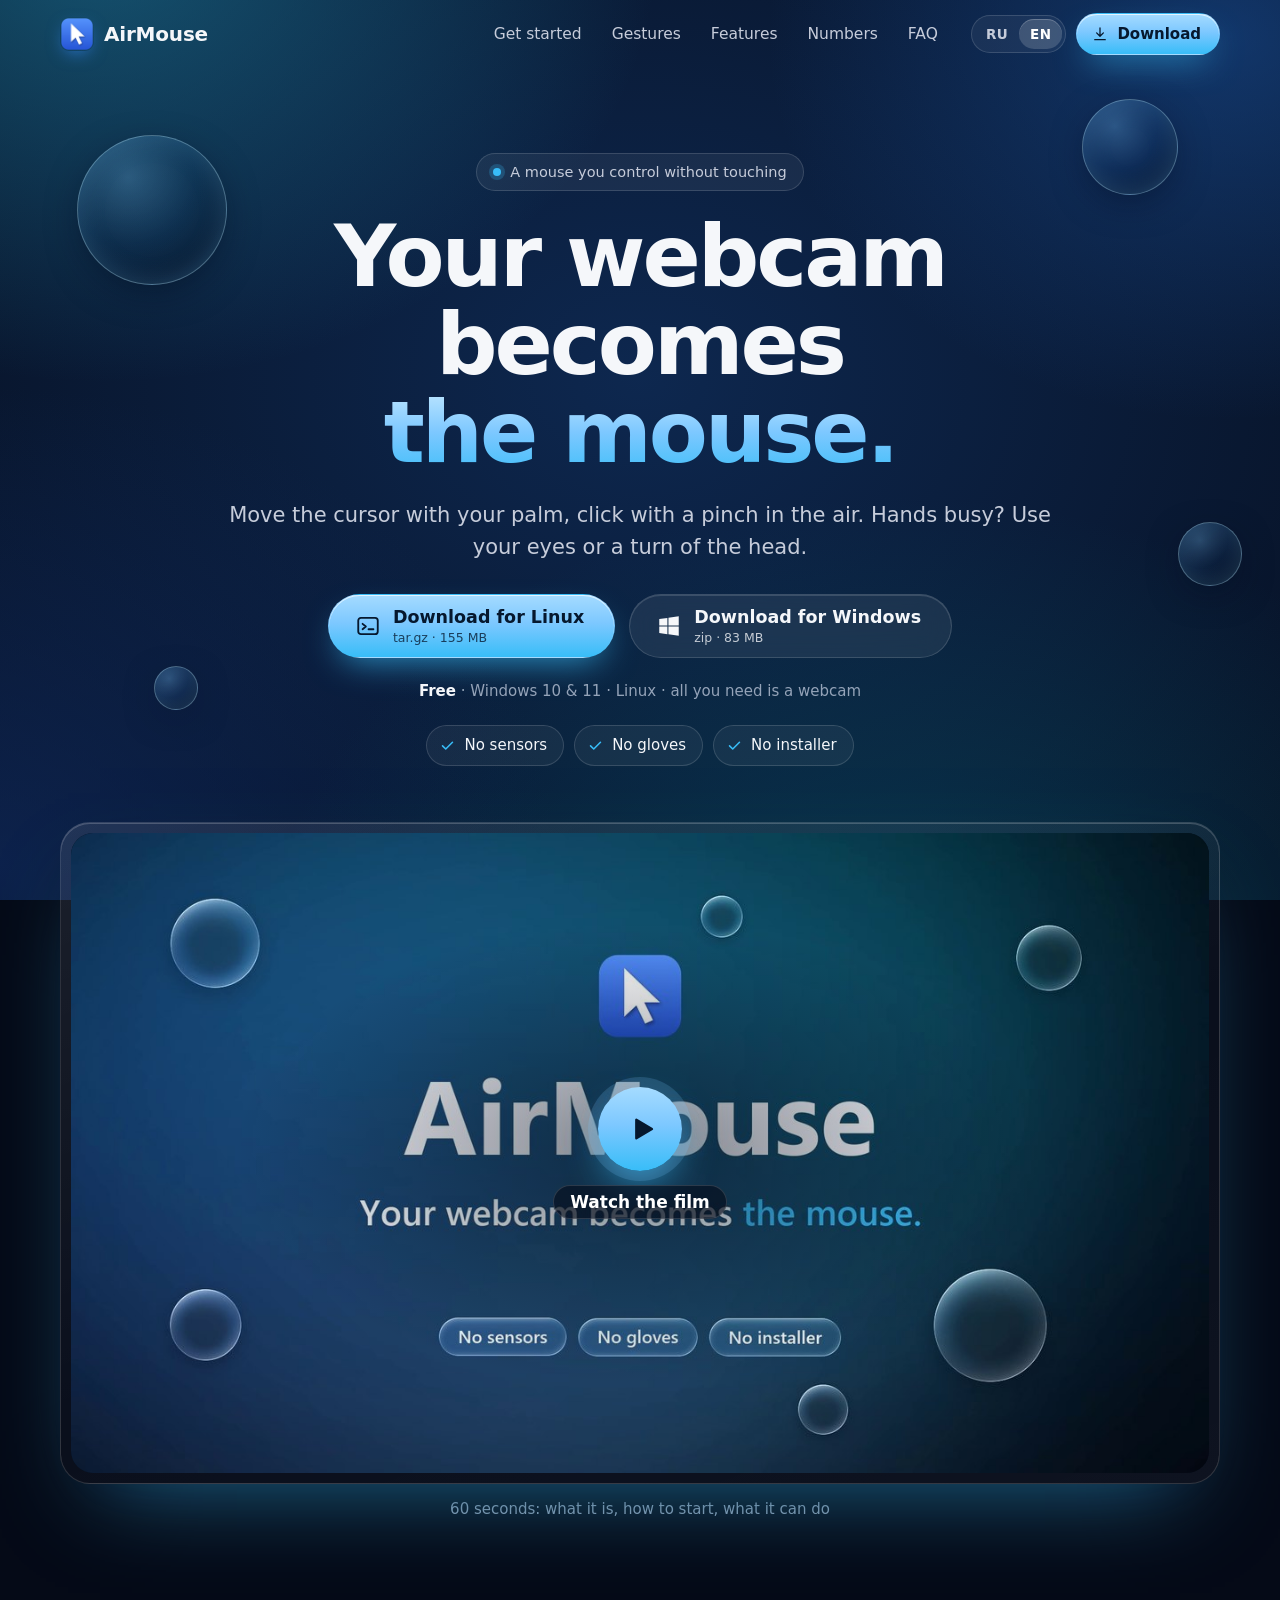
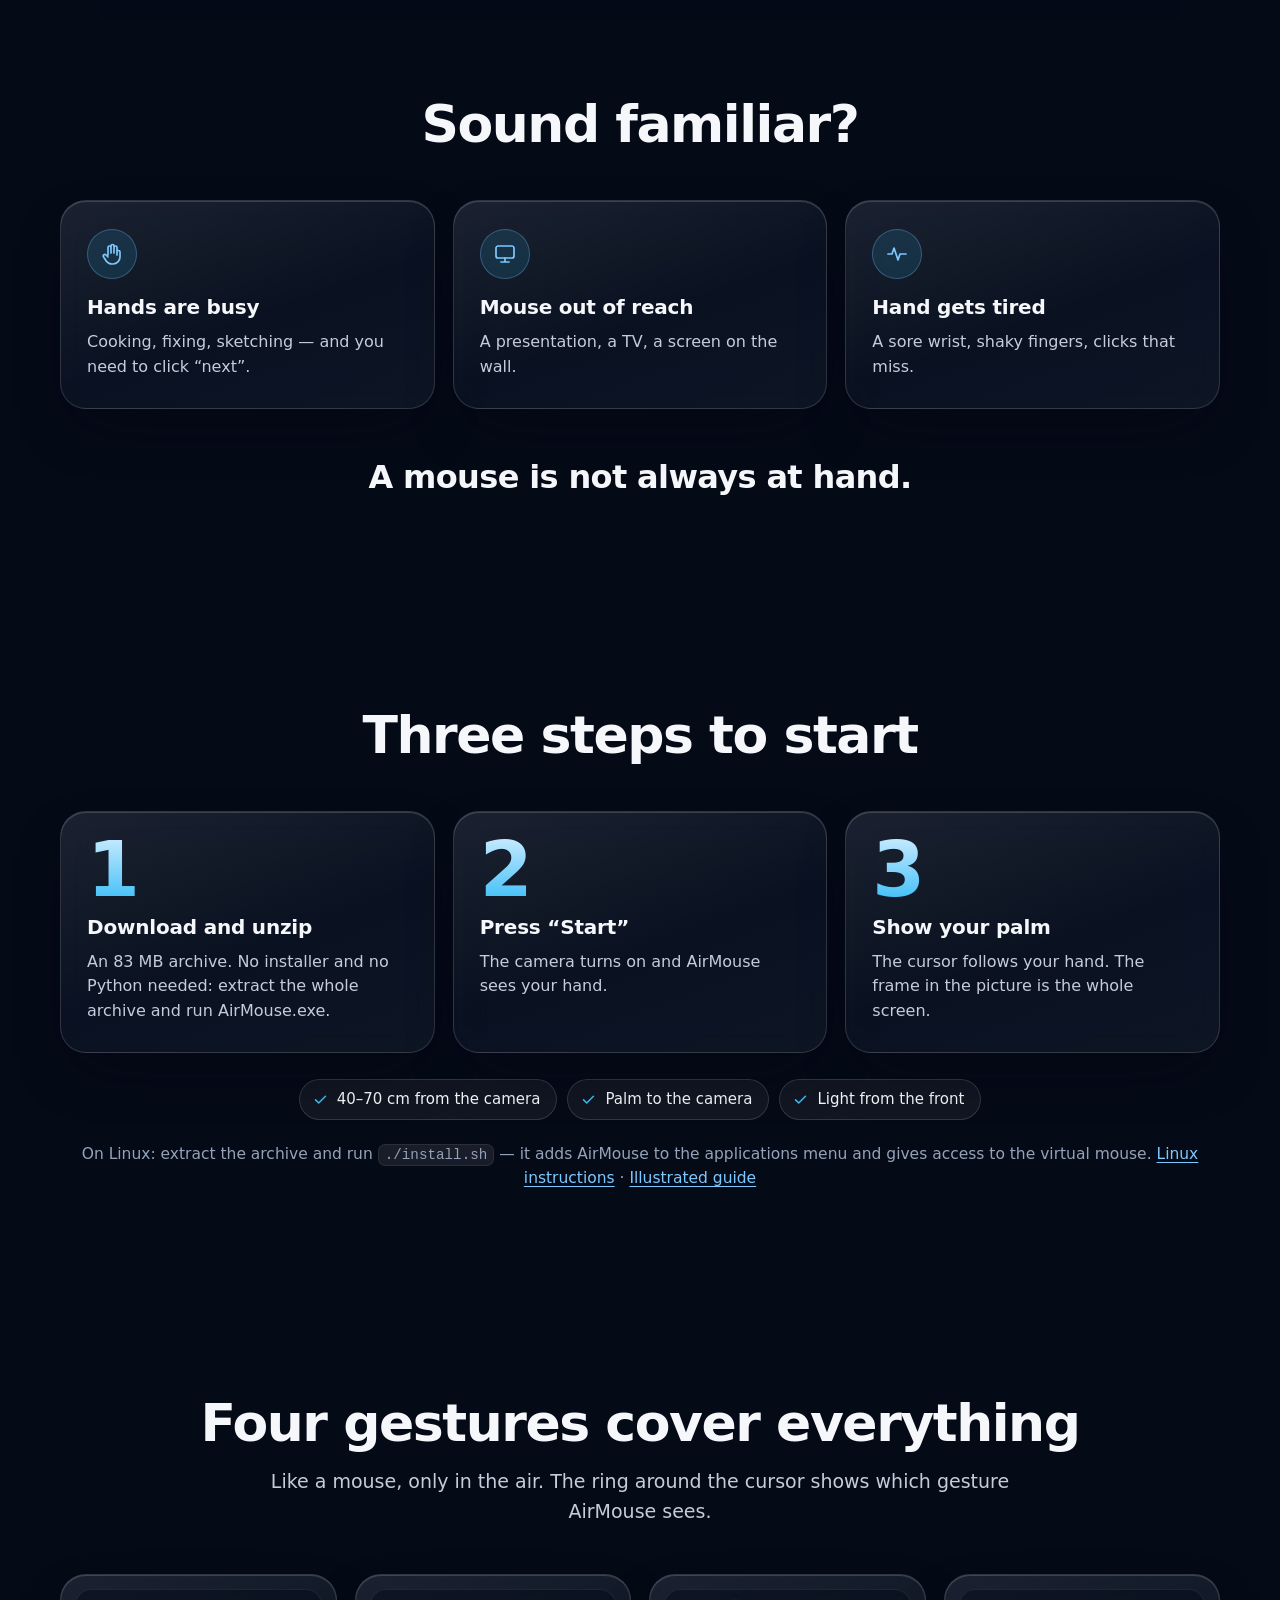
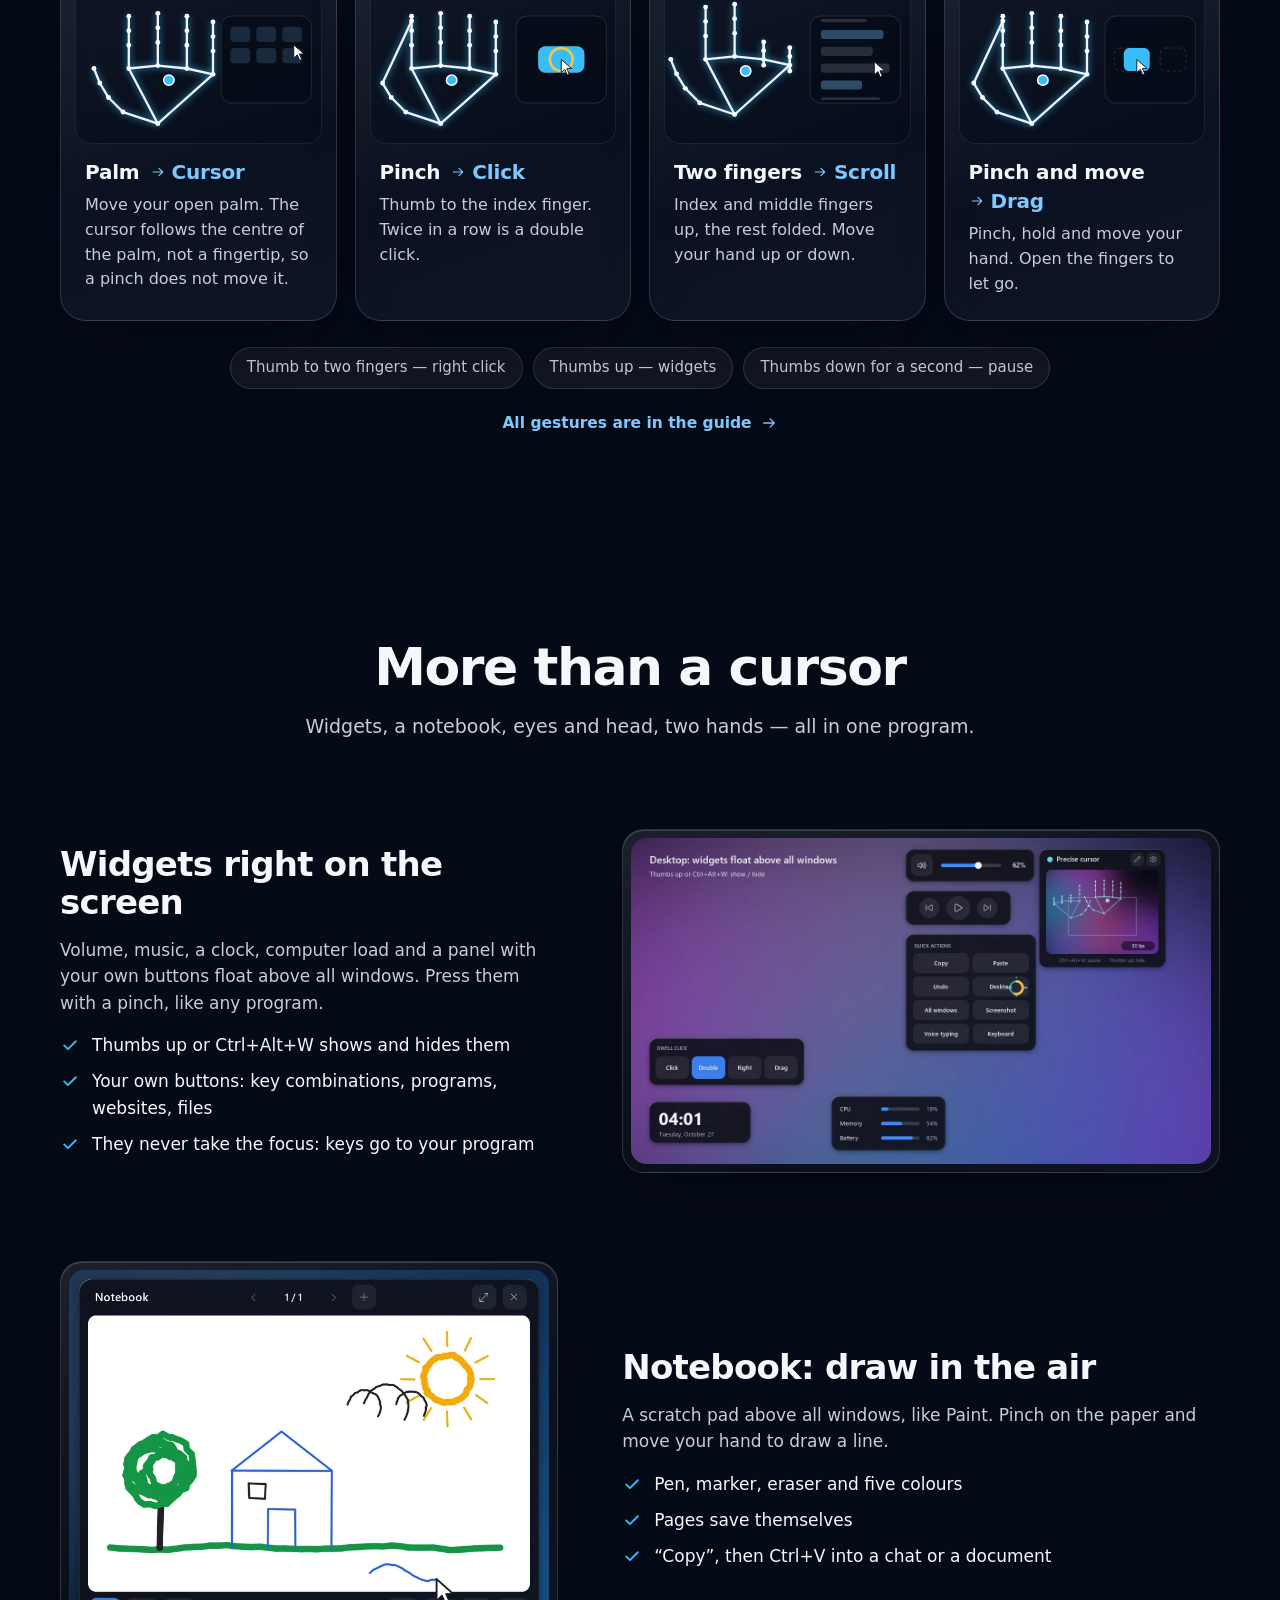
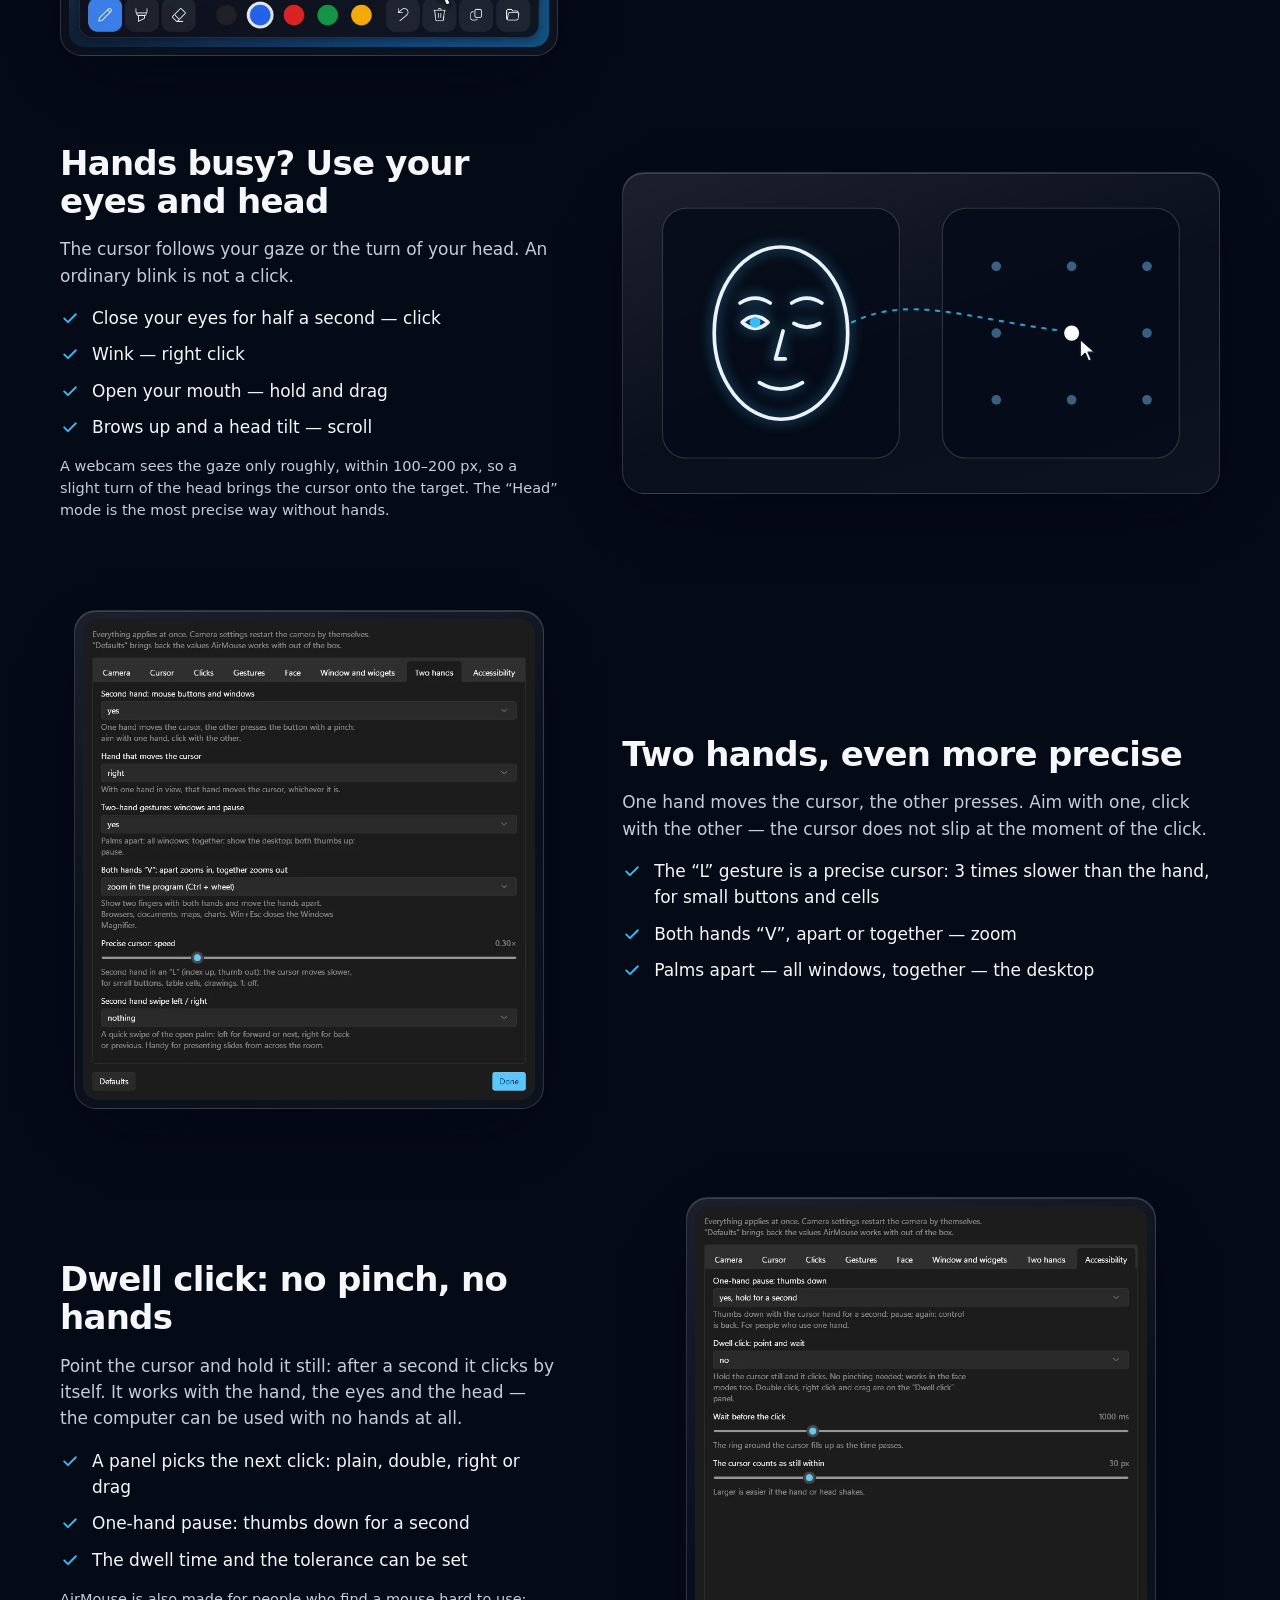
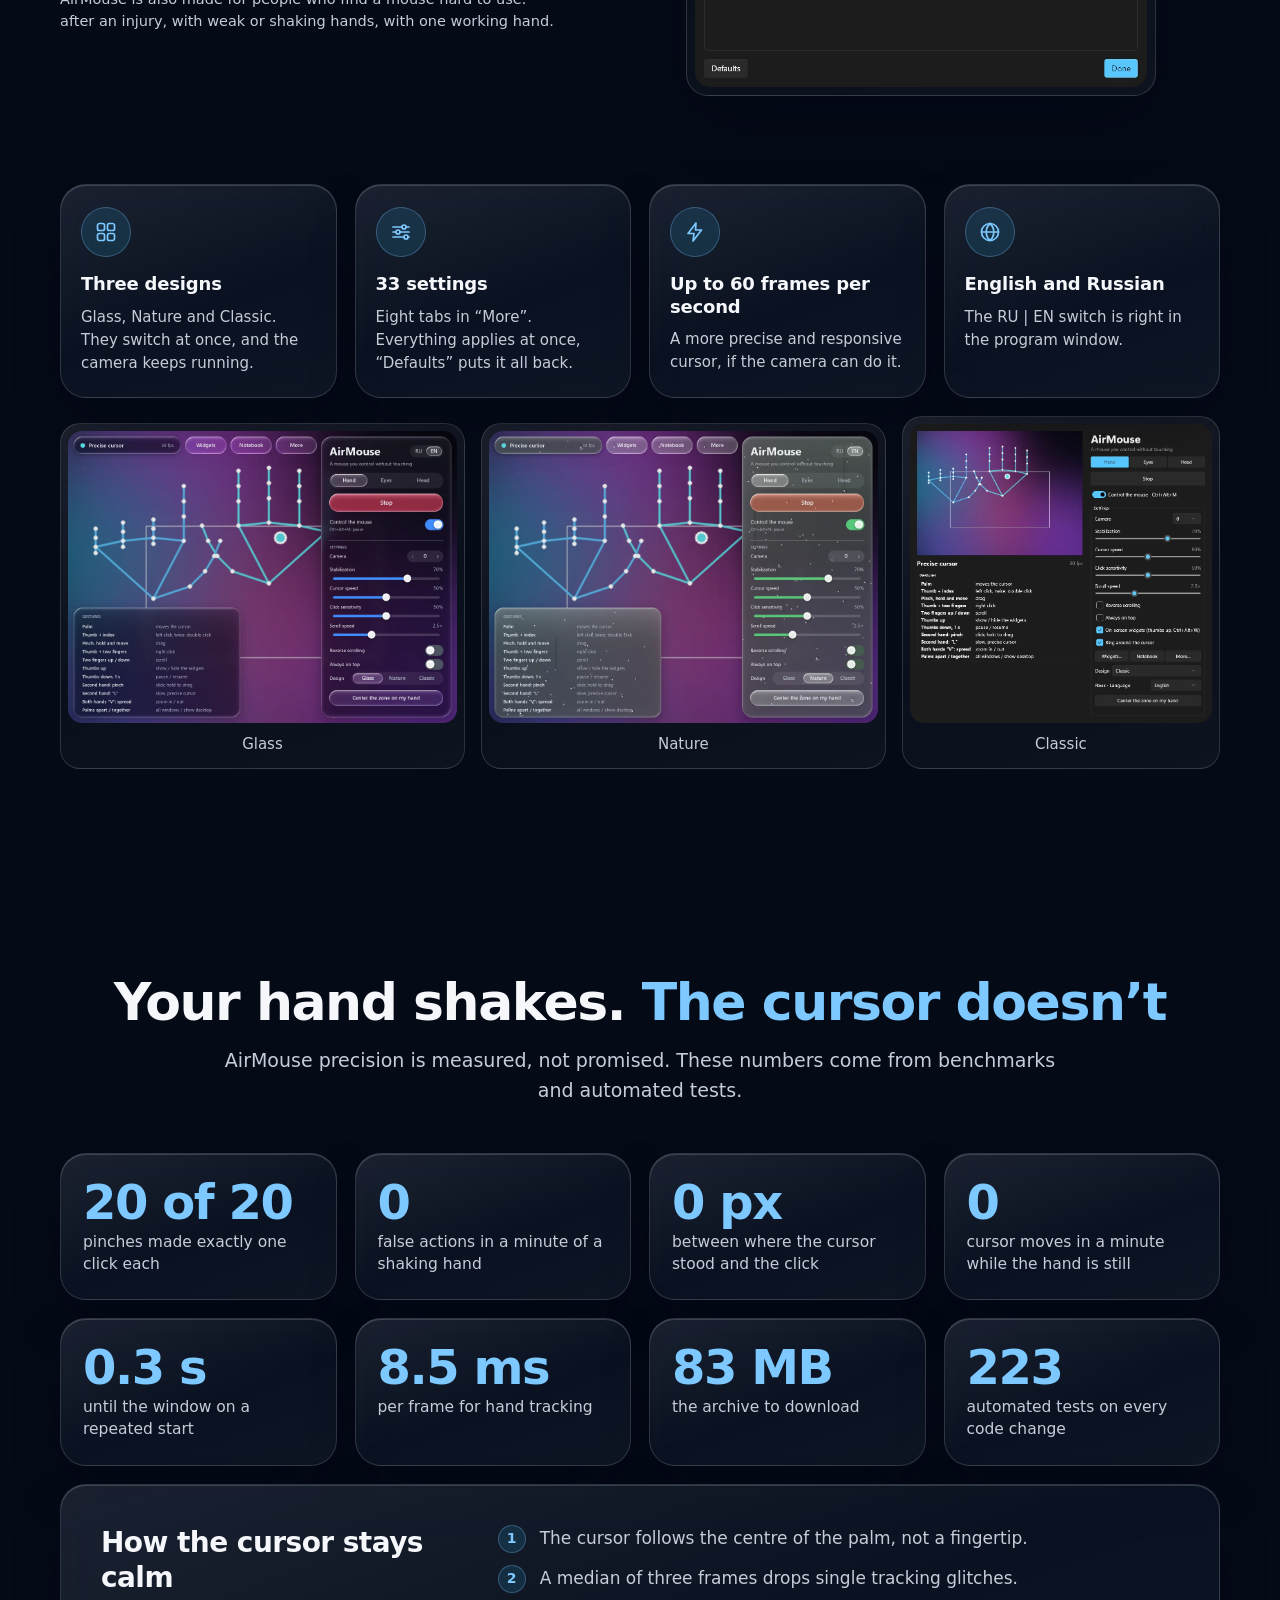
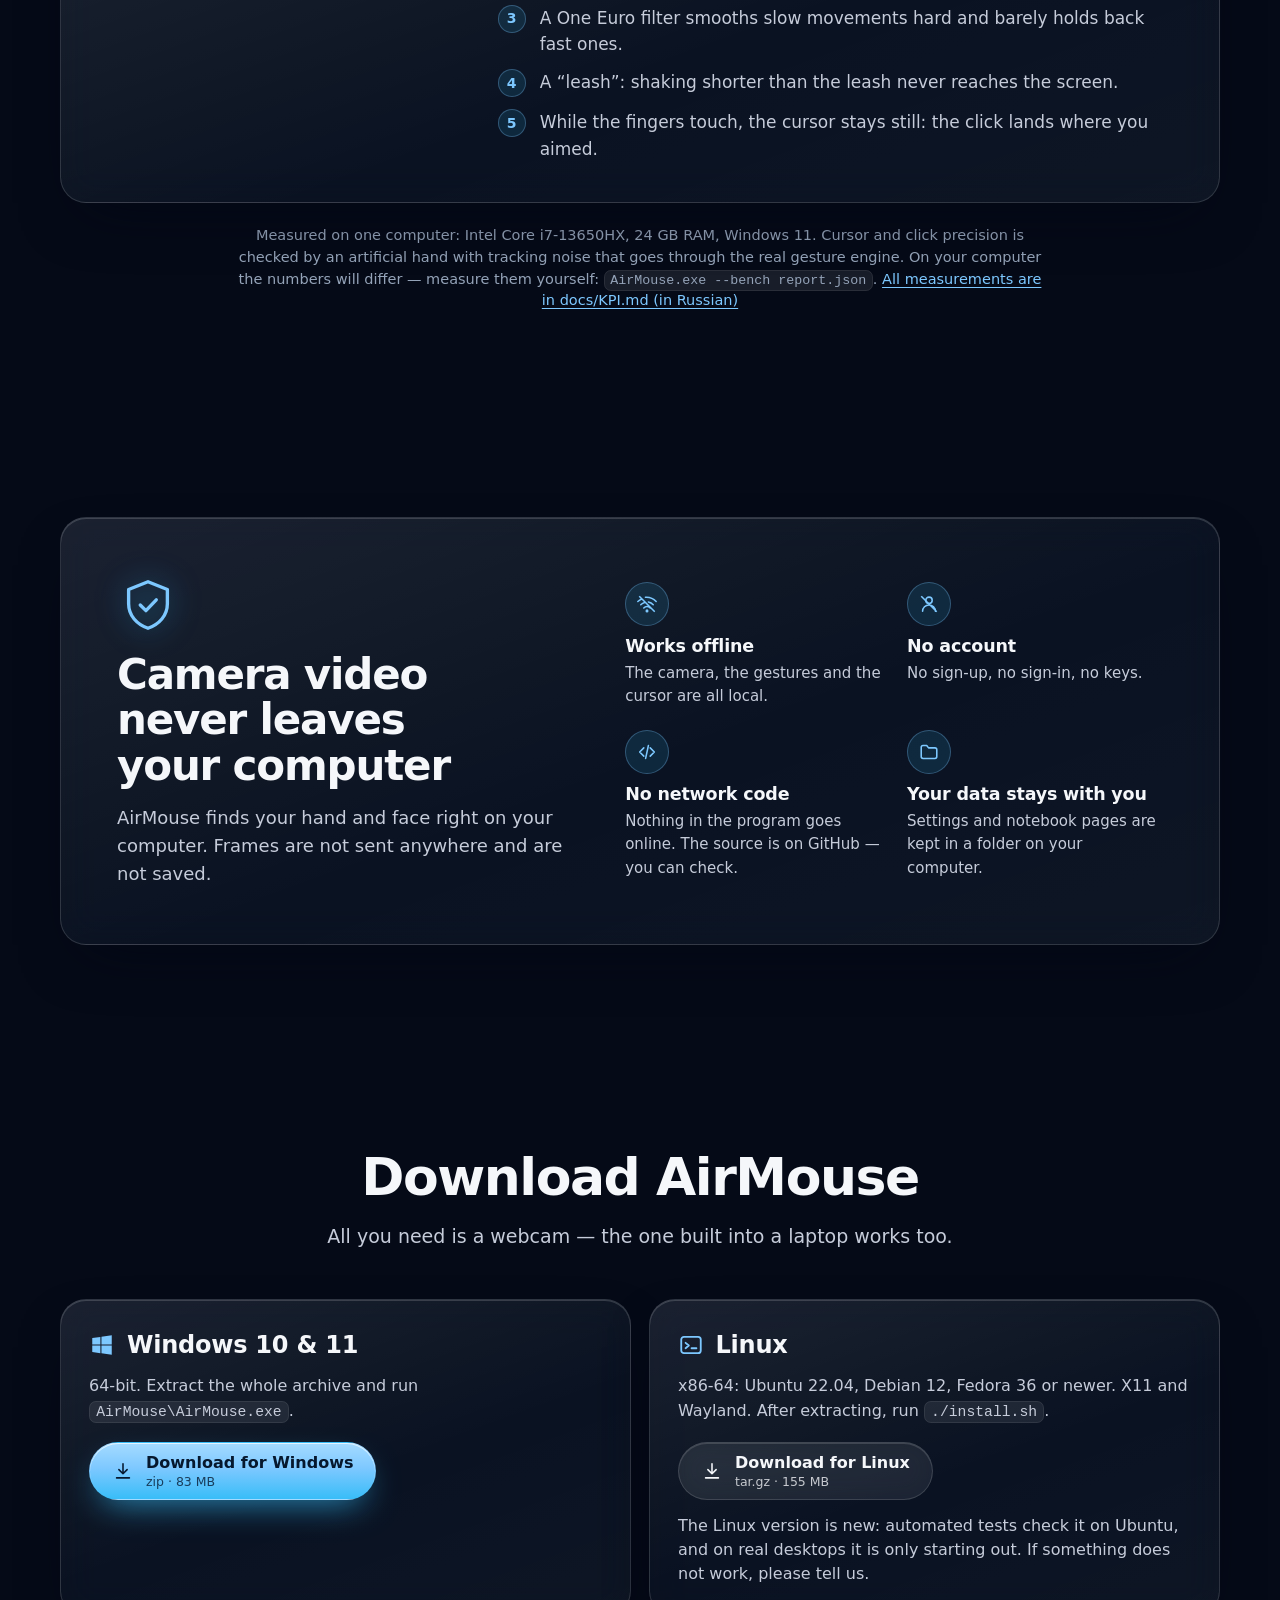
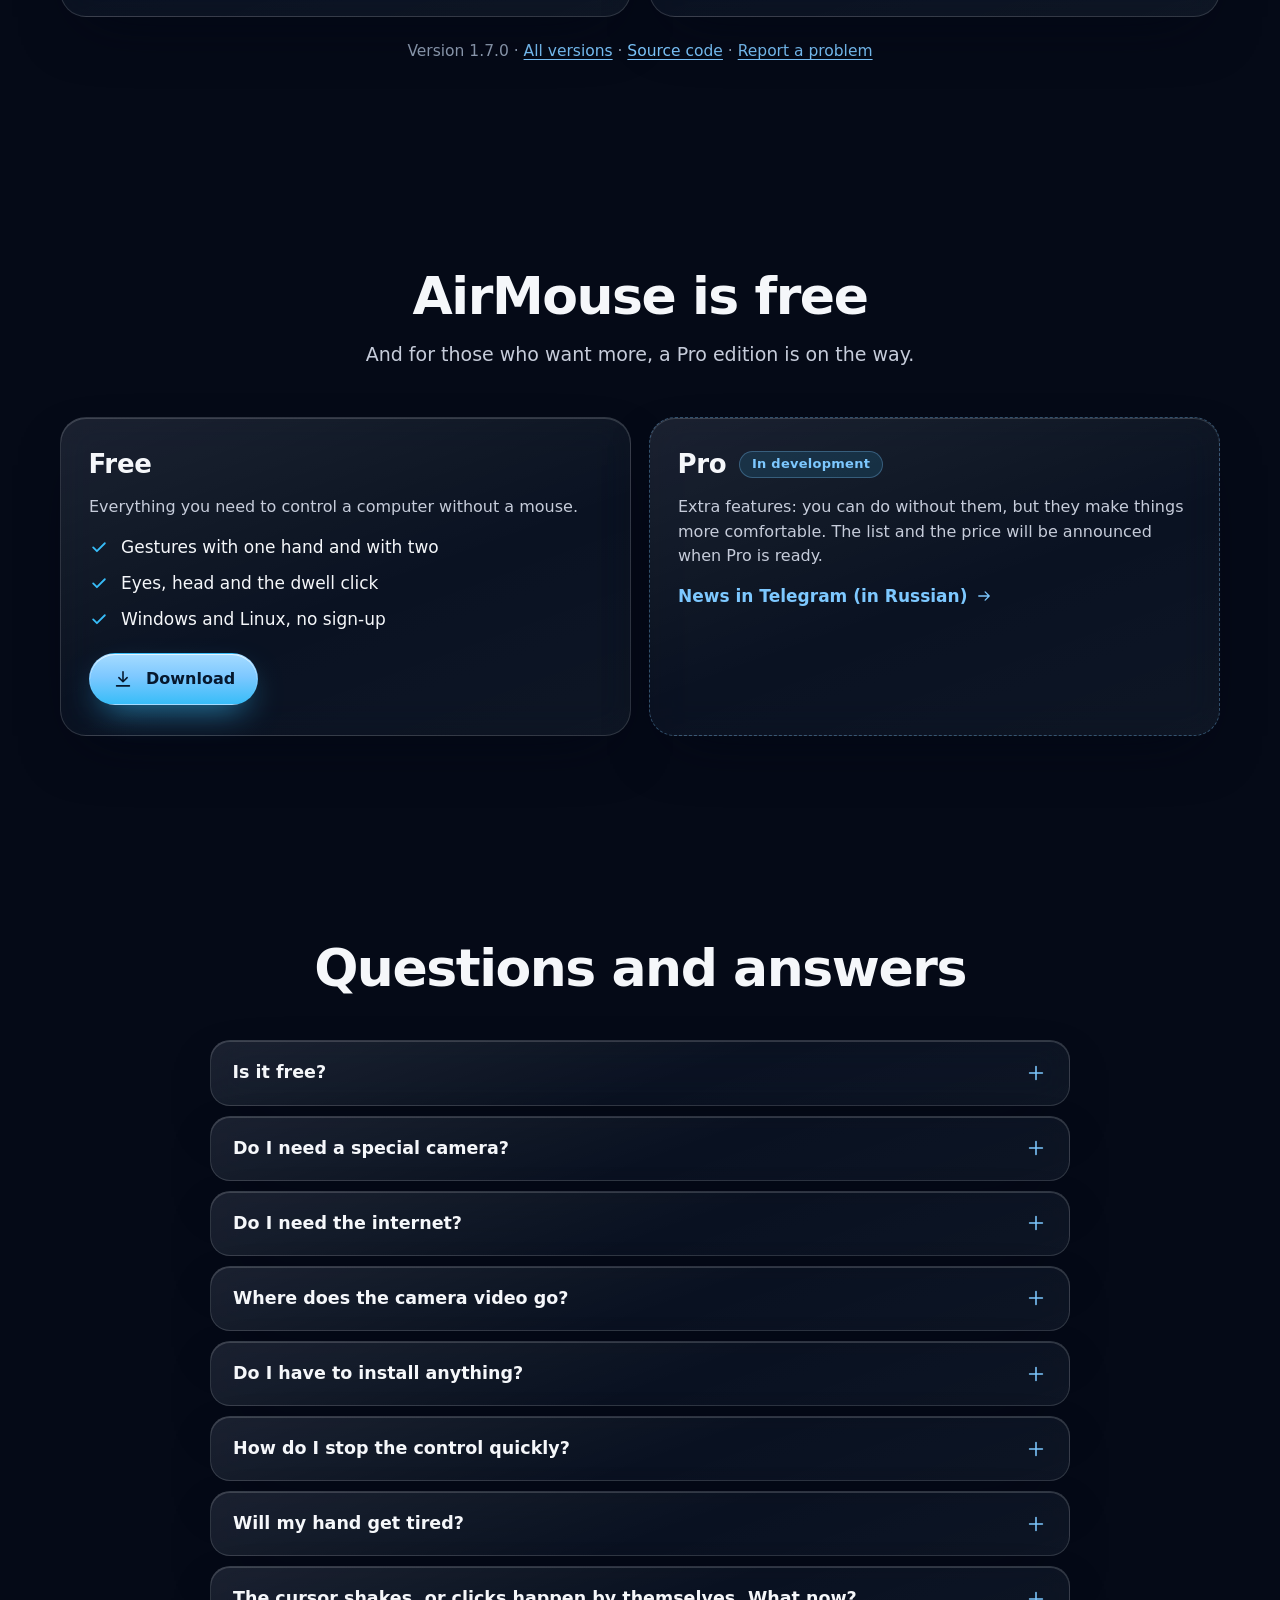
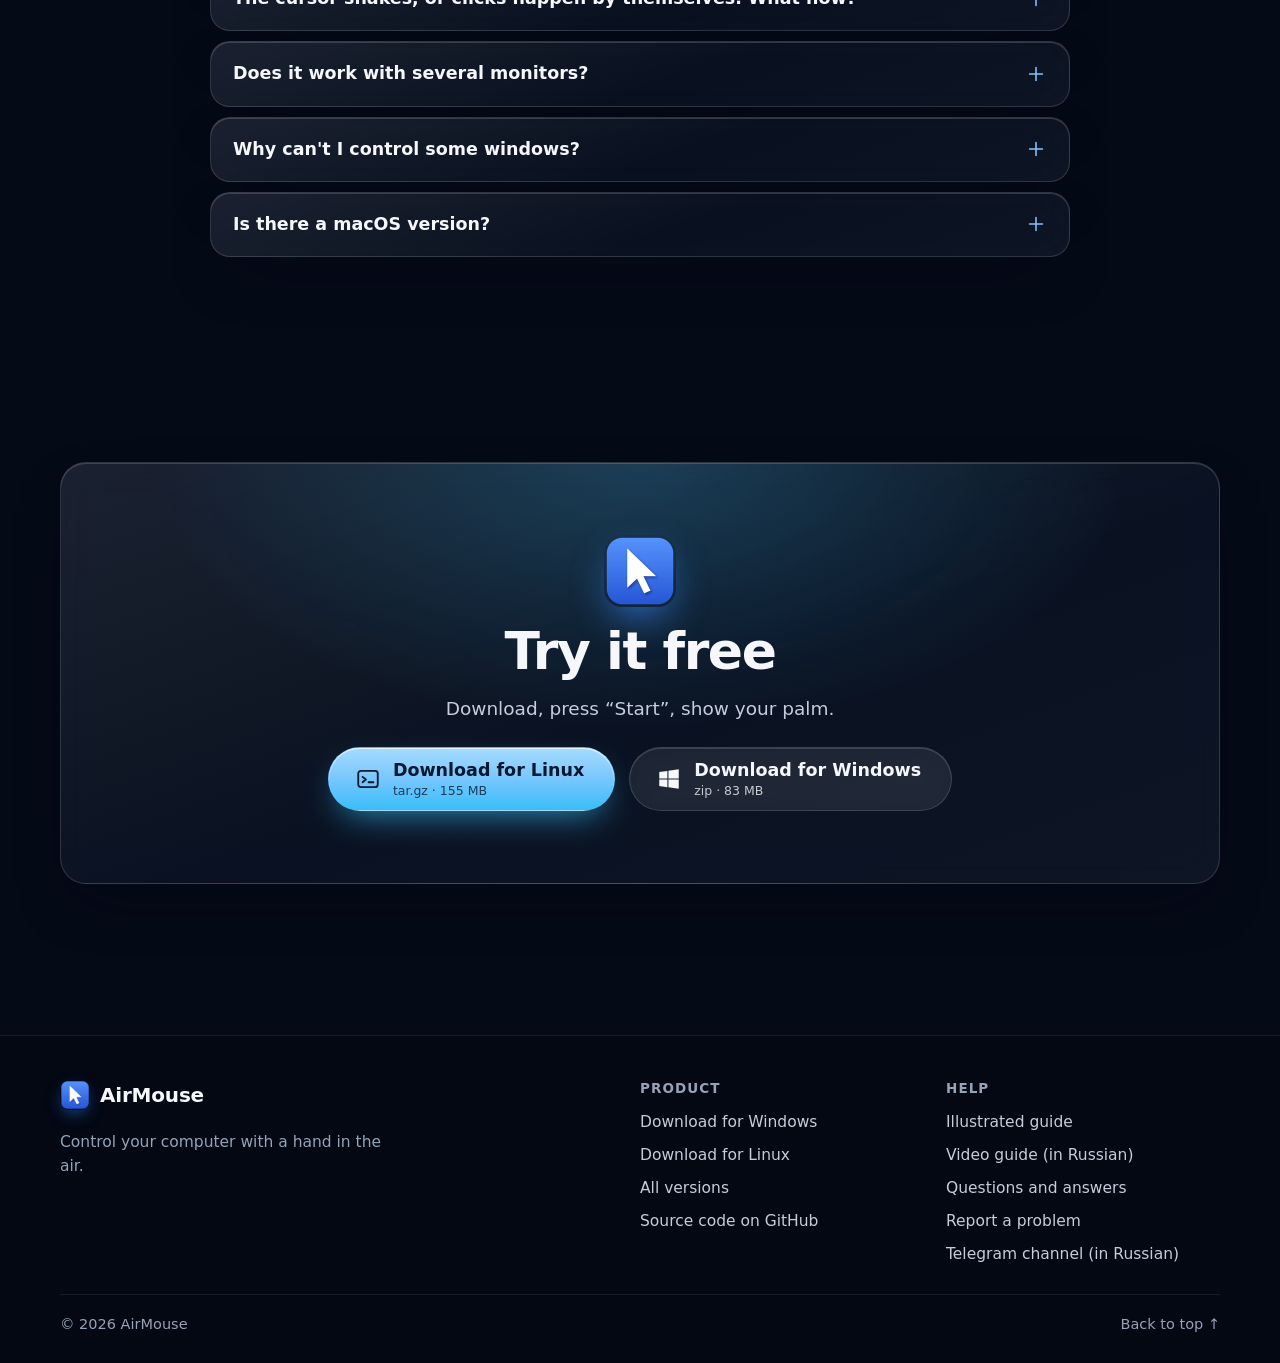
<file: site/en/index.html>
<!doctype html>
<html lang="en">
<head>
<meta charset="utf-8">
<meta name="viewport" content="width=device-width, initial-scale=1">
<title>AirMouse — control your computer with a hand in the air</title>
<meta name="description" content="AirMouse turns an ordinary webcam into a mouse: hand gestures, two hands, eyes and head. Windows 10/11 and Linux. Camera video never leaves your computer.">
<meta name="theme-color" content="#06101f">
<meta name="color-scheme" content="dark">
<link rel="canonical" href="https://airmouse.veranix.xyz/en/"><link rel="alternate" hreflang="ru" href="https://airmouse.veranix.xyz/"><link rel="alternate" hreflang="en" href="https://airmouse.veranix.xyz/en/"><link rel="alternate" hreflang="x-default" href="https://airmouse.veranix.xyz/en/"><meta property="og:url" content="https://airmouse.veranix.xyz/en/">
<meta property="og:type" content="website">
<meta property="og:site_name" content="AirMouse">
<meta property="og:title" content="AirMouse — control your computer with a hand in the air">
<meta property="og:description" content="AirMouse turns an ordinary webcam into a mouse: hand gestures, two hands, eyes and head. Windows 10/11 and Linux. Camera video never leaves your computer.">
<meta property="og:image" content="https://airmouse.veranix.xyz/assets/img/og-en.jpg">
<meta property="og:locale" content="en_US">
<meta name="twitter:card" content="summary_large_image">
<link rel="icon" href="../assets/favicon.ico" sizes="any">
<link rel="icon" type="image/png" sizes="192x192" href="../assets/icon-192.png">
<link rel="apple-touch-icon" href="../assets/icon-192.png">
<link rel="stylesheet" href="../styles.css">
<script>document.documentElement.className = "js"</script>
<script type="application/ld+json">{"@context": "https://schema.org", "@type": "SoftwareApplication", "name": "AirMouse", "applicationCategory": "UtilitiesApplication", "operatingSystem": "Windows 10, Windows 11, Linux", "softwareVersion": "1.7.0", "description": "AirMouse turns an ordinary webcam into a mouse: hand gestures, two hands, eyes and head. Windows 10/11 and Linux. Camera video never leaves your computer.", "downloadUrl": "https://github.com/Future-Web2/AirMouse/releases/latest/download/AirMouse-windows-x64.zip", "inLanguage": ["ru", "en"], "offers": {"@type": "Offer", "price": "0", "priceCurrency": "USD"}, "url": "https://airmouse.veranix.xyz/en/"}</script>
</head>
<body data-lang="en">
<a class="skip" href="#main">Skip to content</a>
<div class="backdrop" aria-hidden="true"><i class="orb o1"></i><i class="orb o2"></i><i class="orb o3"></i><i class="orb o4"></i></div>
<header class="top">
<div class="wrap top-in">
<a class="brand" href="#top"><img src="../assets/icon.png" width="34" height="34" alt=""><span>AirMouse</span></a>
<nav class="nav" id="nav" aria-label="Menu"><a href="#start">Get started</a><a href="#gestures">Gestures</a><a href="#features">Features</a><a href="#numbers">Numbers</a><a href="#faq">FAQ</a></nav>
<div class="top-right">
<div class="lang" role="group" aria-label="Language"><a href="../" lang="ru" hreflang="ru" data-lang="ru">RU</a><a href="./" lang="en" hreflang="en" data-lang="en" class=on aria-current=true>EN</a></div>
<a class="btn btn-primary btn-small" href="#download"><svg class="ic" viewBox="0 0 24 24" fill="none" stroke="currentColor" stroke-width="1.700" stroke-linecap="round" stroke-linejoin="round" aria-hidden="true"><path d="M12 4v11m0 0l-4.500-4.500M12 15l4.500-4.500M5 19.500h14"/></svg><span>Download</span></a>
<button class="burger" type="button" aria-expanded="false" aria-controls="nav" aria-label="Menu"><svg class="ic" viewBox="0 0 24 24" fill="none" stroke="currentColor" stroke-width="1.700" stroke-linecap="round" stroke-linejoin="round" aria-hidden="true"><path d="M4 7h16M4 12h16M4 17h16"/></svg></button>
</div>
</div>
</header>
<main id="main">
<section class="hero" id="top">
<div class="wrap hero-in">
<p class="kicker">A mouse you control without touching</p>
<h1>Your webcam becomes <em>the mouse.</em></h1>
<p class="lead">Move the cursor with your palm, click with a pinch in the air. Hands busy? Use your eyes or a turn of the head.</p>
<div class="cta-row" data-downloads><a class="btn btn-primary btn-big" data-os="win" href="https://github.com/Future-Web2/AirMouse/releases/latest/download/AirMouse-windows-x64.zip"><svg class="ic" viewBox="0 0 24 24" fill="none" stroke="currentColor" stroke-width="1.700" stroke-linecap="round" stroke-linejoin="round" aria-hidden="true"><path d="M3 5.500l7.500-1v7H3zM11.500 4.300L21 3v8.500h-9.500zM3 12.500h7.500v7L3 18.500zM11.500 12.500H21V21l-9.500-1.300z" fill="currentColor" stroke="none"/></svg><span><b>Download for Windows</b><small>zip · 83 MB</small></span></a><a class="btn btn-glass btn-big" data-os="linux" href="https://github.com/Future-Web2/AirMouse/releases/latest/download/AirMouse-linux-x64.tar.gz"><svg class="ic" viewBox="0 0 24 24" fill="none" stroke="currentColor" stroke-width="1.700" stroke-linecap="round" stroke-linejoin="round" aria-hidden="true"><rect x="3" y="4.500" width="18" height="15" rx="2.500"/><path d="M7 10l3 2.500L7 15M12.500 15H17"/></svg><span><b>Download for Linux</b><small>tar.gz · 155 MB</small></span></a></div>
<p class="hero-note"><b>Free</b> · Windows 10 & 11 · Linux · all you need is a webcam</p>
<p class="phone-hint" hidden><svg class="ic" viewBox="0 0 24 24" fill="none" stroke="currentColor" stroke-width="1.700" stroke-linecap="round" stroke-linejoin="round" aria-hidden="true"><rect x="3" y="4" width="18" height="12" rx="2"/><path d="M8 20h8M12 16v4"/></svg><span>AirMouse runs on a computer. Open this page on your PC, or send yourself the link.</span>
<button type="button" class="link-btn" data-copy data-done="Link copied">Copy the link</button></p>
<ul class="chips"><li><svg class="ic" viewBox="0 0 24 24" fill="none" stroke="currentColor" stroke-width="1.700" stroke-linecap="round" stroke-linejoin="round" aria-hidden="true"><path d="M5 12.5l4.5 4.5L19 7.5"/></svg>No sensors</li><li><svg class="ic" viewBox="0 0 24 24" fill="none" stroke="currentColor" stroke-width="1.700" stroke-linecap="round" stroke-linejoin="round" aria-hidden="true"><path d="M5 12.5l4.5 4.5L19 7.5"/></svg>No gloves</li><li><svg class="ic" viewBox="0 0 24 24" fill="none" stroke="currentColor" stroke-width="1.700" stroke-linecap="round" stroke-linejoin="round" aria-hidden="true"><path d="M5 12.5l4.5 4.5L19 7.5"/></svg>No installer</li></ul>
</div>
<div class="wrap">
<figure class="film">
<div class="film-frame">
<video controls playsinline preload="none" poster="../assets/img/film-en.jpg" width="1280" height="720"
 aria-label="The AirMouse commercial"><source src="../assets/video/airmouse-ad-en.mp4" type="video/mp4"></video>
<button class="film-play" type="button"><span class="film-button"><svg class="ic" viewBox="0 0 24 24" fill="none" stroke="currentColor" stroke-width="1.700" stroke-linecap="round" stroke-linejoin="round" aria-hidden="true"><path d="M8 5.500v13l11-6.500z" fill="currentColor"/></svg></span><span>Watch the film</span></button>
</div>
<figcaption>60 seconds: what it is, how to start, what it can do</figcaption>
</figure>
</div>
</section>
<section class="section" id="why">
<div class="wrap">
<h2 class="reveal">Sound familiar?</h2>
<ul class="grid g3"><li class="glass card reveal"><svg class="ic ic-round" viewBox="0 0 24 24" fill="none" stroke="currentColor" stroke-width="1.700" stroke-linecap="round" stroke-linejoin="round" aria-hidden="true"><path d="M8 13V5.5a1.5 1.5 0 0 1 3 0V11m0-1V4a1.5 1.5 0 0 1 3 0v7m0-5.5a1.5 1.5 0 0 1 3 0V13m0-3a1.5 1.5 0 0 1 3 0v5a7 7 0 0 1-7 7h-1a7 7 0 0 1-5.6-2.8L3.6 15a1.6 1.6 0 0 1 2.5-2L8 15"/></svg><h3>Hands are busy</h3><p>Cooking, fixing, sketching — and you need to click “next”.</p></li><li class="glass card reveal"><svg class="ic ic-round" viewBox="0 0 24 24" fill="none" stroke="currentColor" stroke-width="1.700" stroke-linecap="round" stroke-linejoin="round" aria-hidden="true"><rect x="3" y="4" width="18" height="12" rx="2"/><path d="M8 20h8M12 16v4"/></svg><h3>Mouse out of reach</h3><p>A presentation, a TV, a screen on the wall.</p></li><li class="glass card reveal"><svg class="ic ic-round" viewBox="0 0 24 24" fill="none" stroke="currentColor" stroke-width="1.700" stroke-linecap="round" stroke-linejoin="round" aria-hidden="true"><path d="M3 12h4l2-6 4 12 2-6h6"/></svg><h3>Hand gets tired</h3><p>A sore wrist, shaky fingers, clicks that miss.</p></li></ul>
<p class="punch reveal">A mouse is not always at hand.</p>
</div>
</section>
<section class="section" id="start">
<div class="wrap">
<h2 class="reveal">Three steps to start</h2>
<ol class="grid g3 steps"><li class="glass card step reveal"><span class="num" aria-hidden="true">1</span><h3>Download and unzip</h3><p>An 83 MB archive. No installer and no Python needed: extract the whole archive and run AirMouse.exe.</p></li><li class="glass card step reveal"><span class="num" aria-hidden="true">2</span><h3>Press “Start”</h3><p>The camera turns on and AirMouse sees your hand.</p></li><li class="glass card step reveal"><span class="num" aria-hidden="true">3</span><h3>Show your palm</h3><p>The cursor follows your hand. The frame in the picture is the whole screen.</p></li></ol>
<ul class="chips reveal"><li><svg class="ic" viewBox="0 0 24 24" fill="none" stroke="currentColor" stroke-width="1.700" stroke-linecap="round" stroke-linejoin="round" aria-hidden="true"><path d="M5 12.5l4.5 4.5L19 7.5"/></svg>40–70 cm from the camera</li><li><svg class="ic" viewBox="0 0 24 24" fill="none" stroke="currentColor" stroke-width="1.700" stroke-linecap="round" stroke-linejoin="round" aria-hidden="true"><path d="M5 12.5l4.5 4.5L19 7.5"/></svg>Palm to the camera</li><li><svg class="ic" viewBox="0 0 24 24" fill="none" stroke="currentColor" stroke-width="1.700" stroke-linecap="round" stroke-linejoin="round" aria-hidden="true"><path d="M5 12.5l4.5 4.5L19 7.5"/></svg>Light from the front</li></ul>
<p class="aside reveal">On Linux: extract the archive and run <code>./install.sh</code> — it adds AirMouse to the applications menu and gives access to the virtual mouse. <a href="https://github.com/Future-Web2/AirMouse/blob/main/README.en.md#linux" target="_blank" rel="noopener">Linux instructions</a> ·
<a href="https://github.com/Future-Web2/AirMouse/blob/main/docs/GUIDE.en.md" target="_blank" rel="noopener">Illustrated guide</a></p>
</div>
</section>
<section class="section" id="gestures">
<div class="wrap">
<h2 class="reveal">Four gestures cover everything</h2>
<p class="sub reveal">Like a mouse, only in the air. The ring around the cursor shows which gesture AirMouse sees.</p>
<ul class="grid g4"><li class="glass card gesture reveal"><svg class="demo" data-gesture="cursor" viewBox="0 0 320 200" role="img" aria-label="Palm — Cursor"><g class="hand-at" transform="translate(6 26) scale(.760)"><g class="hand"><g class="bones"><line x1="112" y1="196" x2="52" y2="176"/><line x1="52" y1="176" x2="27" y2="151"/><line x1="27" y1="151" x2="12" y2="126"/><line x1="12" y1="126" x2="2" y2="101"/><line x1="112" y1="196" x2="62" y2="101"/><line x1="62" y1="101" x2="62" y2="61"/><line x1="62" y1="61" x2="62" y2="36"/><line x1="62" y1="36" x2="62" y2="11"/><line x1="62" y1="101" x2="112" y2="96"/><line x1="112" y1="96" x2="112" y2="56"/><line x1="112" y1="56" x2="112" y2="31"/><line x1="112" y1="31" x2="112" y2="6"/><line x1="112" y1="96" x2="162" y2="101"/><line x1="162" y1="101" x2="162" y2="61"/><line x1="162" y1="61" x2="162" y2="36"/><line x1="162" y1="36" x2="162" y2="11"/><line x1="162" y1="101" x2="207" y2="111"/><line x1="207" y1="111" x2="207" y2="71"/><line x1="207" y1="71" x2="207" y2="46"/><line x1="207" y1="46" x2="207" y2="21"/><line x1="112" y1="196" x2="207" y2="111"/></g><g class="joints"><circle cx="112" cy="196" r="4.200"/><circle cx="52" cy="176" r="4.200"/><circle cx="27" cy="151" r="4.200"/><circle cx="12" cy="126" r="4.200"/><circle cx="2" cy="101" r="4.200"/><circle cx="62" cy="101" r="4.200"/><circle cx="62" cy="61" r="4.200"/><circle cx="62" cy="36" r="4.200"/><circle cx="62" cy="11" r="4.200"/><circle cx="112" cy="96" r="4.200"/><circle cx="112" cy="56" r="4.200"/><circle cx="112" cy="31" r="4.200"/><circle cx="112" cy="6" r="4.200"/><circle cx="162" cy="101" r="4.200"/><circle cx="162" cy="61" r="4.200"/><circle cx="162" cy="36" r="4.200"/><circle cx="162" cy="11" r="4.200"/><circle cx="207" cy="111" r="4.200"/><circle cx="207" cy="71" r="4.200"/><circle cx="207" cy="46" r="4.200"/><circle cx="207" cy="21" r="4.200"/></g><circle class="palm" cx="131" cy="121" r="9"/></g></g><g transform="translate(190 34)"><rect class="mini" width="118" height="114" rx="14"/><clipPath id="clip-cursor"><rect x="4" y="4" width="110" height="106" rx="11"/></clipPath><g clip-path="url(#clip-cursor)"><g class="tiles"><rect x="12" y="14" width="26" height="20" rx="5"/><rect x="46" y="14" width="26" height="20" rx="5"/><rect x="80" y="14" width="26" height="20" rx="5"/><rect x="12" y="42" width="26" height="20" rx="5"/><rect x="46" y="42" width="26" height="20" rx="5"/><rect x="80" y="42" width="26" height="20" rx="5"/></g><g class="cursor" transform="translate(59 48)"><path class="arrow" d="M0 0v17l4.600-4.200 3.100 7.200 2.700-1.200-3.100-7.100H13.500z"/></g></g></g></svg><h3>Palm <span class="does"><svg class="ic" viewBox="0 0 24 24" fill="none" stroke="currentColor" stroke-width="1.700" stroke-linecap="round" stroke-linejoin="round" aria-hidden="true"><path d="M5 12h14m0 0l-5.500-5.500M19 12l-5.500 5.500"/></svg>Cursor</span></h3><p>Move your open palm. The cursor follows the centre of the palm, not a fingertip, so a pinch does not move it.</p></li><li class="glass card gesture reveal"><svg class="demo" data-gesture="click" viewBox="0 0 320 200" role="img" aria-label="Pinch — Click"><g class="hand-at" transform="translate(6 26) scale(.760)"><g class="hand"><g class="bones"><line x1="112" y1="196" x2="52" y2="176"/><line x1="52" y1="176" x2="27" y2="151"/><line x1="27" y1="151" x2="12" y2="126"/><line x1="12" y1="126" x2="35" y2="55.9"/><line x1="112" y1="196" x2="62" y2="101"/><line x1="62" y1="101" x2="62" y2="61"/><line x1="62" y1="61" x2="62" y2="36"/><line x1="62" y1="36" x2="62" y2="11"/><line x1="62" y1="101" x2="112" y2="96"/><line x1="112" y1="96" x2="112" y2="56"/><line x1="112" y1="56" x2="112" y2="31"/><line x1="112" y1="31" x2="112" y2="6"/><line x1="112" y1="96" x2="162" y2="101"/><line x1="162" y1="101" x2="162" y2="61"/><line x1="162" y1="61" x2="162" y2="36"/><line x1="162" y1="36" x2="162" y2="11"/><line x1="162" y1="101" x2="207" y2="111"/><line x1="207" y1="111" x2="207" y2="71"/><line x1="207" y1="71" x2="207" y2="46"/><line x1="207" y1="46" x2="207" y2="21"/><line x1="112" y1="196" x2="207" y2="111"/></g><g class="joints"><circle cx="112" cy="196" r="4.200"/><circle cx="52" cy="176" r="4.200"/><circle cx="27" cy="151" r="4.200"/><circle cx="12" cy="126" r="4.200"/><circle cx="35" cy="55.9" r="4.200"/><circle cx="62" cy="101" r="4.200"/><circle cx="62" cy="61" r="4.200"/><circle cx="62" cy="36" r="4.200"/><circle cx="62" cy="11" r="4.200"/><circle cx="112" cy="96" r="4.200"/><circle cx="112" cy="56" r="4.200"/><circle cx="112" cy="31" r="4.200"/><circle cx="112" cy="6" r="4.200"/><circle cx="162" cy="101" r="4.200"/><circle cx="162" cy="61" r="4.200"/><circle cx="162" cy="36" r="4.200"/><circle cx="162" cy="11" r="4.200"/><circle cx="207" cy="111" r="4.200"/><circle cx="207" cy="71" r="4.200"/><circle cx="207" cy="46" r="4.200"/><circle cx="207" cy="21" r="4.200"/></g><circle class="palm" cx="131" cy="121" r="9"/></g></g><g transform="translate(190 34)"><rect class="mini" width="118" height="114" rx="14"/><clipPath id="clip-click"><rect x="4" y="4" width="110" height="106" rx="11"/></clipPath><g clip-path="url(#clip-click)"><rect class="button" x="29" y="40" width="60" height="34" rx="9"/><circle class="ring-bg" cx="59" cy="57" r="15"/><circle class="ring" cx="59" cy="57" r="15" pathLength="100"/><g class="cursor" transform="translate(59 57)"><path class="arrow" d="M0 0v17l4.600-4.200 3.100 7.200 2.700-1.200-3.100-7.100H13.500z"/></g></g></g></svg><h3>Pinch <span class="does"><svg class="ic" viewBox="0 0 24 24" fill="none" stroke="currentColor" stroke-width="1.700" stroke-linecap="round" stroke-linejoin="round" aria-hidden="true"><path d="M5 12h14m0 0l-5.500-5.500M19 12l-5.500 5.500"/></svg>Click</span></h3><p>Thumb to the index finger. Twice in a row is a double click.</p></li><li class="glass card gesture reveal"><svg class="demo" data-gesture="scroll" viewBox="0 0 320 200" role="img" aria-label="Two fingers — Scroll"><g class="hand-at" transform="translate(6 26) scale(.760)"><g class="hand"><g class="bones"><line x1="112" y1="196" x2="52" y2="176"/><line x1="52" y1="176" x2="27" y2="151"/><line x1="27" y1="151" x2="12" y2="126"/><line x1="12" y1="126" x2="2" y2="101"/><line x1="112" y1="196" x2="62" y2="101"/><line x1="62" y1="101" x2="62" y2="61"/><line x1="62" y1="61" x2="62" y2="36"/><line x1="62" y1="36" x2="62" y2="11"/><line x1="62" y1="101" x2="112" y2="96"/><line x1="112" y1="96" x2="112" y2="56"/><line x1="112" y1="56" x2="112" y2="31"/><line x1="112" y1="31" x2="112" y2="6"/><line x1="112" y1="96" x2="162" y2="101"/><line x1="162" y1="101" x2="162" y2="71"/><line x1="162" y1="71" x2="162" y2="86"/><line x1="162" y1="86" x2="162" y2="111"/><line x1="162" y1="101" x2="207" y2="111"/><line x1="207" y1="111" x2="207" y2="81"/><line x1="207" y1="81" x2="207" y2="96"/><line x1="207" y1="96" x2="207" y2="121"/><line x1="112" y1="196" x2="207" y2="111"/></g><g class="joints"><circle cx="112" cy="196" r="4.200"/><circle cx="52" cy="176" r="4.200"/><circle cx="27" cy="151" r="4.200"/><circle cx="12" cy="126" r="4.200"/><circle cx="2" cy="101" r="4.200"/><circle cx="62" cy="101" r="4.200"/><circle cx="62" cy="61" r="4.200"/><circle cx="62" cy="36" r="4.200"/><circle cx="62" cy="11" r="4.200"/><circle cx="112" cy="96" r="4.200"/><circle cx="112" cy="56" r="4.200"/><circle cx="112" cy="31" r="4.200"/><circle cx="112" cy="6" r="4.200"/><circle cx="162" cy="101" r="4.200"/><circle cx="162" cy="71" r="4.200"/><circle cx="162" cy="86" r="4.200"/><circle cx="162" cy="111" r="4.200"/><circle cx="207" cy="111" r="4.200"/><circle cx="207" cy="81" r="4.200"/><circle cx="207" cy="96" r="4.200"/><circle cx="207" cy="121" r="4.200"/></g><circle class="palm" cx="131" cy="121" r="9"/></g></g><g transform="translate(190 34)"><rect class="mini" width="118" height="114" rx="14"/><clipPath id="clip-scroll"><rect x="4" y="4" width="110" height="106" rx="11"/></clipPath><g clip-path="url(#clip-scroll)"><g class="rows"><rect x="14" y="12" width="74" height="12" rx="4"/><rect x="14" y="34" width="90" height="12" rx="4"/><rect x="14" y="56" width="60" height="12" rx="4"/><rect x="14" y="78" width="82" height="12" rx="4"/><rect x="14" y="100" width="68" height="12" rx="4"/><rect x="14" y="122" width="90" height="12" rx="4"/><rect x="14" y="144" width="54" height="12" rx="4"/><rect x="14" y="166" width="78" height="12" rx="4"/></g><g class="cursor" transform="translate(84 60)"><path class="arrow" d="M0 0v17l4.600-4.200 3.100 7.200 2.700-1.200-3.100-7.100H13.500z"/></g></g></g></svg><h3>Two fingers <span class="does"><svg class="ic" viewBox="0 0 24 24" fill="none" stroke="currentColor" stroke-width="1.700" stroke-linecap="round" stroke-linejoin="round" aria-hidden="true"><path d="M5 12h14m0 0l-5.500-5.500M19 12l-5.500 5.500"/></svg>Scroll</span></h3><p>Index and middle fingers up, the rest folded. Move your hand up or down.</p></li><li class="glass card gesture reveal"><svg class="demo" data-gesture="drag" viewBox="0 0 320 200" role="img" aria-label="Pinch and move — Drag"><g class="hand-at" transform="translate(6 26) scale(.760)"><g class="hand"><g class="bones"><line x1="112" y1="196" x2="52" y2="176"/><line x1="52" y1="176" x2="27" y2="151"/><line x1="27" y1="151" x2="12" y2="126"/><line x1="12" y1="126" x2="62" y2="19"/><line x1="112" y1="196" x2="62" y2="101"/><line x1="62" y1="101" x2="62" y2="61"/><line x1="62" y1="61" x2="62" y2="36"/><line x1="62" y1="36" x2="62" y2="11"/><line x1="62" y1="101" x2="112" y2="96"/><line x1="112" y1="96" x2="112" y2="56"/><line x1="112" y1="56" x2="112" y2="31"/><line x1="112" y1="31" x2="112" y2="6"/><line x1="112" y1="96" x2="162" y2="101"/><line x1="162" y1="101" x2="162" y2="61"/><line x1="162" y1="61" x2="162" y2="36"/><line x1="162" y1="36" x2="162" y2="11"/><line x1="162" y1="101" x2="207" y2="111"/><line x1="207" y1="111" x2="207" y2="71"/><line x1="207" y1="71" x2="207" y2="46"/><line x1="207" y1="46" x2="207" y2="21"/><line x1="112" y1="196" x2="207" y2="111"/></g><g class="joints"><circle cx="112" cy="196" r="4.200"/><circle cx="52" cy="176" r="4.200"/><circle cx="27" cy="151" r="4.200"/><circle cx="12" cy="126" r="4.200"/><circle cx="62" cy="19" r="4.200"/><circle cx="62" cy="101" r="4.200"/><circle cx="62" cy="61" r="4.200"/><circle cx="62" cy="36" r="4.200"/><circle cx="62" cy="11" r="4.200"/><circle cx="112" cy="96" r="4.200"/><circle cx="112" cy="56" r="4.200"/><circle cx="112" cy="31" r="4.200"/><circle cx="112" cy="6" r="4.200"/><circle cx="162" cy="101" r="4.200"/><circle cx="162" cy="61" r="4.200"/><circle cx="162" cy="36" r="4.200"/><circle cx="162" cy="11" r="4.200"/><circle cx="207" cy="111" r="4.200"/><circle cx="207" cy="71" r="4.200"/><circle cx="207" cy="46" r="4.200"/><circle cx="207" cy="21" r="4.200"/></g><circle class="palm" cx="131" cy="121" r="9"/></g></g><g transform="translate(190 34)"><rect class="mini" width="118" height="114" rx="14"/><clipPath id="clip-drag"><rect x="4" y="4" width="110" height="106" rx="11"/></clipPath><g clip-path="url(#clip-drag)"><rect class="slot" x="12" y="42" width="34" height="30" rx="7"/><rect class="slot" x="72" y="42" width="34" height="30" rx="7"/><rect class="tile" x="12" y="42" width="34" height="30" rx="7"/><g class="cursor" transform="translate(29 57)"><path class="arrow" d="M0 0v17l4.600-4.200 3.100 7.200 2.700-1.200-3.100-7.100H13.500z"/></g></g></g></svg><h3>Pinch and move <span class="does"><svg class="ic" viewBox="0 0 24 24" fill="none" stroke="currentColor" stroke-width="1.700" stroke-linecap="round" stroke-linejoin="round" aria-hidden="true"><path d="M5 12h14m0 0l-5.500-5.500M19 12l-5.500 5.500"/></svg>Drag</span></h3><p>Pinch, hold and move your hand. Open the fingers to let go.</p></li></ul>
<ul class="chips plain reveal"><li>Thumb to two fingers — right click</li><li>Thumbs up — widgets</li><li>Thumbs down for a second — pause</li></ul>
<p class="aside reveal"><a class='more' href="https://github.com/Future-Web2/AirMouse/blob/main/docs/GUIDE.en.md" target="_blank" rel="noopener">All gestures are in the guide<svg class="ic" viewBox="0 0 24 24" fill="none" stroke="currentColor" stroke-width="1.700" stroke-linecap="round" stroke-linejoin="round" aria-hidden="true"><path d="M5 12h14m0 0l-5.500-5.500M19 12l-5.500 5.500"/></svg></a></p>
</div>
</section>
<section class="section" id="features">
<div class="wrap">
<h2 class="reveal">More than a cursor</h2>
<p class="sub reveal">Widgets, a notebook, eyes and head, two hands — all in one program.</p>
<article class="feature reveal"><div class="feature-text"><h3>Widgets right on the screen</h3><p>Volume, music, a clock, computer load and a panel with your own buttons float above all windows. Press them with a pinch, like any program.</p><ul class="ticks"><li><svg class="ic" viewBox="0 0 24 24" fill="none" stroke="currentColor" stroke-width="1.700" stroke-linecap="round" stroke-linejoin="round" aria-hidden="true"><path d="M5 12.5l4.5 4.5L19 7.5"/></svg><span>Thumbs up or Ctrl+Alt+W shows and hides them</span></li><li><svg class="ic" viewBox="0 0 24 24" fill="none" stroke="currentColor" stroke-width="1.700" stroke-linecap="round" stroke-linejoin="round" aria-hidden="true"><path d="M5 12.5l4.5 4.5L19 7.5"/></svg><span>Your own buttons: key combinations, programs, websites, files</span></li><li><svg class="ic" viewBox="0 0 24 24" fill="none" stroke="currentColor" stroke-width="1.700" stroke-linecap="round" stroke-linejoin="round" aria-hidden="true"><path d="M5 12.5l4.5 4.5L19 7.5"/></svg><span>They never take the focus: keys go to your program</span></li></ul></div><div class="shot"><img src="../assets/img/en/widgets.webp" width="1280" height="720" alt="AirMouse widgets above the desktop" loading=lazy decoding=async></div></article><article class="feature reveal flip"><div class="feature-text"><h3>Notebook: draw in the air</h3><p>A scratch pad above all windows, like Paint. Pinch on the paper and move your hand to draw a line.</p><ul class="ticks"><li><svg class="ic" viewBox="0 0 24 24" fill="none" stroke="currentColor" stroke-width="1.700" stroke-linecap="round" stroke-linejoin="round" aria-hidden="true"><path d="M5 12.5l4.5 4.5L19 7.5"/></svg><span>Pen, marker, eraser and five colours</span></li><li><svg class="ic" viewBox="0 0 24 24" fill="none" stroke="currentColor" stroke-width="1.700" stroke-linecap="round" stroke-linejoin="round" aria-hidden="true"><path d="M5 12.5l4.5 4.5L19 7.5"/></svg><span>Pages save themselves</span></li><li><svg class="ic" viewBox="0 0 24 24" fill="none" stroke="currentColor" stroke-width="1.700" stroke-linecap="round" stroke-linejoin="round" aria-hidden="true"><path d="M5 12.5l4.5 4.5L19 7.5"/></svg><span>“Copy”, then Ctrl+V into a chat or a document</span></li></ul></div><div class="shot"><img src="../assets/img/en/notebook.webp" width="876" height="688" alt="The AirMouse notebook with a drawing" loading=lazy decoding=async></div></article><article class="feature reveal"><div class="feature-text"><h3>Hands busy? Use your eyes and head</h3><p>The cursor follows your gaze or the turn of your head. An ordinary blink is not a click.</p><ul class="ticks"><li><svg class="ic" viewBox="0 0 24 24" fill="none" stroke="currentColor" stroke-width="1.700" stroke-linecap="round" stroke-linejoin="round" aria-hidden="true"><path d="M5 12.5l4.5 4.5L19 7.5"/></svg><span>Close your eyes for half a second — click</span></li><li><svg class="ic" viewBox="0 0 24 24" fill="none" stroke="currentColor" stroke-width="1.700" stroke-linecap="round" stroke-linejoin="round" aria-hidden="true"><path d="M5 12.5l4.5 4.5L19 7.5"/></svg><span>Wink — right click</span></li><li><svg class="ic" viewBox="0 0 24 24" fill="none" stroke="currentColor" stroke-width="1.700" stroke-linecap="round" stroke-linejoin="round" aria-hidden="true"><path d="M5 12.5l4.5 4.5L19 7.5"/></svg><span>Open your mouth — hold and drag</span></li><li><svg class="ic" viewBox="0 0 24 24" fill="none" stroke="currentColor" stroke-width="1.700" stroke-linecap="round" stroke-linejoin="round" aria-hidden="true"><path d="M5 12.5l4.5 4.5L19 7.5"/></svg><span>Brows up and a head tilt — scroll</span></li></ul><p class="fine">A webcam sees the gaze only roughly, within 100–200 px, so a slight turn of the head brings the cursor onto the target. The “Head” mode is the most precise way without hands.</p></div><div class="shot drawn"><svg class="face" viewBox="0 0 520 264" role="img" aria-label="A face and the nine gaze calibration dots"><rect class="mini" x="20" y="16" width="220" height="232" rx="22"/><g class="face-lines"><ellipse cx="130" cy="132" rx="62" ry="80"/><path d="M92 104q14-9 28 0M140 104q14-9 28 0"/><path d="M94 122q12-11 24 0q-12 11-24 0z"/><path d="M142 123q12 7 24 0"/><path d="M132 130l-7 26h9M110 178q20 12 40 0"/></g><circle class="iris" cx="106" cy="122" r="5"/><rect class="mini" x="280" y="16" width="220" height="232" rx="22"/><circle cx="330" cy="70" r="4.5" class="dot"/><circle cx="400" cy="70" r="4.5" class="dot"/><circle cx="470" cy="70" r="4.5" class="dot"/><circle cx="330" cy="132" r="4.5" class="dot"/><circle cx="400" cy="132" r="7" class="dot on"/><circle cx="470" cy="132" r="4.5" class="dot"/><circle cx="330" cy="194" r="4.5" class="dot"/><circle cx="400" cy="194" r="4.5" class="dot"/><circle cx="470" cy="194" r="4.5" class="dot"/><g class="cursor" transform="translate(408 138)"><path class="arrow" d="M0 0v17l4.600-4.200 3.100 7.200 2.700-1.200-3.100-7.100H13.500z"/></g><path class="gaze" d="M196 122C250 96 300 118 392 130"/></svg></div></article><article class="feature reveal flip"><div class="feature-text"><h3>Two hands, even more precise</h3><p>One hand moves the cursor, the other presses. Aim with one, click with the other — the cursor does not slip at the moment of the click.</p><ul class="ticks"><li><svg class="ic" viewBox="0 0 24 24" fill="none" stroke="currentColor" stroke-width="1.700" stroke-linecap="round" stroke-linejoin="round" aria-hidden="true"><path d="M5 12.5l4.5 4.5L19 7.5"/></svg><span>The “L” gesture is a precise cursor: 3 times slower than the hand, for small buttons and cells</span></li><li><svg class="ic" viewBox="0 0 24 24" fill="none" stroke="currentColor" stroke-width="1.700" stroke-linecap="round" stroke-linejoin="round" aria-hidden="true"><path d="M5 12.5l4.5 4.5L19 7.5"/></svg><span>Both hands “V”, apart or together — zoom</span></li><li><svg class="ic" viewBox="0 0 24 24" fill="none" stroke="currentColor" stroke-width="1.700" stroke-linecap="round" stroke-linejoin="round" aria-hidden="true"><path d="M5 12.5l4.5 4.5L19 7.5"/></svg><span>Palms apart — all windows, together — the desktop</span></li></ul></div><div class="shot tall"><img src="../assets/img/en/twohands.webp" width="775" height="825" alt="The “Two hands” tab of the AirMouse settings" loading=lazy decoding=async></div></article><article class="feature reveal"><div class="feature-text"><h3>Dwell click: no pinch, no hands</h3><p>Point the cursor and hold it still: after a second it clicks by itself. It works with the hand, the eyes and the head — the computer can be used with no hands at all.</p><ul class="ticks"><li><svg class="ic" viewBox="0 0 24 24" fill="none" stroke="currentColor" stroke-width="1.700" stroke-linecap="round" stroke-linejoin="round" aria-hidden="true"><path d="M5 12.5l4.5 4.5L19 7.5"/></svg><span>A panel picks the next click: plain, double, right or drag</span></li><li><svg class="ic" viewBox="0 0 24 24" fill="none" stroke="currentColor" stroke-width="1.700" stroke-linecap="round" stroke-linejoin="round" aria-hidden="true"><path d="M5 12.5l4.5 4.5L19 7.5"/></svg><span>One-hand pause: thumbs down for a second</span></li><li><svg class="ic" viewBox="0 0 24 24" fill="none" stroke="currentColor" stroke-width="1.700" stroke-linecap="round" stroke-linejoin="round" aria-hidden="true"><path d="M5 12.5l4.5 4.5L19 7.5"/></svg><span>The dwell time and the tolerance can be set</span></li></ul><p class="fine">AirMouse is also made for people who find a mouse hard to use: after an injury, with weak or shaking hands, with one working hand.</p></div><div class="shot tall"><img src="../assets/img/en/access.webp" width="775" height="825" alt="The “Accessibility” tab of the AirMouse settings" loading=lazy decoding=async></div></article>
<ul class="grid g4 extras"><li class="glass card small reveal"><svg class="ic ic-round" viewBox="0 0 24 24" fill="none" stroke="currentColor" stroke-width="1.700" stroke-linecap="round" stroke-linejoin="round" aria-hidden="true"><rect x="3.500" y="3.500" width="7" height="7" rx="1.800"/><rect x="13.500" y="3.500" width="7" height="7" rx="1.800"/><rect x="3.500" y="13.500" width="7" height="7" rx="1.800"/><rect x="13.500" y="13.500" width="7" height="7" rx="1.800"/></svg><h3>Three designs</h3><p>Glass, Nature and Classic. They switch at once, and the camera keeps running.</p></li><li class="glass card small reveal"><svg class="ic ic-round" viewBox="0 0 24 24" fill="none" stroke="currentColor" stroke-width="1.700" stroke-linecap="round" stroke-linejoin="round" aria-hidden="true"><path d="M4 7h9m4 0h3M4 12h3m4 0h9M4 17h11m4 0h1"/><circle cx="15" cy="7" r="2"/><circle cx="9" cy="12" r="2"/><circle cx="17" cy="17" r="2"/></svg><h3>33 settings</h3><p>Eight tabs in “More”. Everything applies at once, “Defaults” puts it all back.</p></li><li class="glass card small reveal"><svg class="ic ic-round" viewBox="0 0 24 24" fill="none" stroke="currentColor" stroke-width="1.700" stroke-linecap="round" stroke-linejoin="round" aria-hidden="true"><path d="M13 3L5 13.500h6L10 21l8.500-11h-6z"/></svg><h3>Up to 60 frames per second</h3><p>A more precise and responsive cursor, if the camera can do it.</p></li><li class="glass card small reveal"><svg class="ic ic-round" viewBox="0 0 24 24" fill="none" stroke="currentColor" stroke-width="1.700" stroke-linecap="round" stroke-linejoin="round" aria-hidden="true"><circle cx="12" cy="12" r="8.500"/><path d="M3.500 12h17M12 3.500c2.500 2.300 3.800 5.200 3.800 8.500s-1.300 6.200-3.800 8.500c-2.500-2.300-3.800-5.200-3.800-8.500S9.500 5.800 12 3.500z"/></svg><h3>English and Russian</h3><p>The RU | EN switch is right in the program window.</p></li></ul>
<div class="designs"><figure class="reveal"><img src="../assets/img/en/glass.webp" width="1120" height="840" alt="The AirMouse window, the “Glass” design" loading=lazy decoding=async><figcaption>Glass</figcaption></figure><figure class="reveal"><img src="../assets/img/en/nature.webp" width="1120" height="840" alt="The AirMouse window, the “Nature” design" loading=lazy decoding=async><figcaption>Nature</figcaption></figure><figure class="reveal"><img src="../assets/img/en/classic.webp" width="875" height="865" alt="The AirMouse window, the “Classic” design" loading=lazy decoding=async><figcaption>Classic</figcaption></figure></div>
</div>
</section>
<section class="section" id="numbers">
<div class="wrap">
<h2 class="reveal">Your hand shakes. <em>The cursor doesn’t</em></h2>
<p class="sub reveal">AirMouse precision is measured, not promised. These numbers come from benchmarks and automated tests.</p>
<ul class="grid g4 stats"><li class="glass stat reveal"><b>20 of 20</b><span>pinches made exactly one click each</span></li><li class="glass stat reveal"><b>0</b><span>false actions in a minute of a shaking hand</span></li><li class="glass stat reveal"><b>0 px</b><span>between where the cursor stood and the click</span></li><li class="glass stat reveal"><b>0</b><span>cursor moves in a minute while the hand is still</span></li><li class="glass stat reveal"><b>0.3 s</b><span>until the window on a repeated start</span></li><li class="glass stat reveal"><b>8.5 ms</b><span>per frame for hand tracking</span></li><li class="glass stat reveal"><b>83 MB</b><span>the archive to download</span></li><li class="glass stat reveal"><b>223</b><span>automated tests on every code change</span></li></ul>
<div class="glass how reveal">
<h3>How the cursor stays calm</h3>
<ol><li>The cursor follows the centre of the palm, not a fingertip.</li><li>A median of three frames drops single tracking glitches.</li><li>A One Euro filter smooths slow movements hard and barely holds back fast ones.</li><li>A “leash”: shaking shorter than the leash never reaches the screen.</li><li>While the fingers touch, the cursor stays still: the click lands where you aimed.</li></ol>
</div>
<p class="fine center reveal">Measured on one computer: Intel Core i7-13650HX, 24 GB RAM, Windows 11. Cursor and click precision is checked by an artificial hand with tracking noise that goes through the real gesture engine. On your computer the numbers will differ — measure them yourself: <code>AirMouse.exe --bench report.json</code>. <a href="https://github.com/Future-Web2/AirMouse/blob/main/docs/KPI.md" target="_blank" rel="noopener">All measurements are in docs/KPI.md (in Russian)</a></p>
</div>
</section>
<section class="section" id="privacy">
<div class="wrap">
<div class="glass privacy reveal">
<div class="privacy-head"><svg class="ic ic-hero" viewBox="0 0 24 24" fill="none" stroke="currentColor" stroke-width="1.700" stroke-linecap="round" stroke-linejoin="round" aria-hidden="true"><path d="M12 3l7.5 3v5.5c0 4.6-3.2 8-7.5 9.5-4.3-1.5-7.5-4.9-7.5-9.5V6z"/><path d="M9 12l2.2 2.2L15.2 10"/></svg>
<h2>Camera video never leaves your computer</h2>
<p>AirMouse finds your hand and face right on your computer. Frames are not sent anywhere and are not saved.</p></div>
<ul class="privacy-list"><li><svg class="ic ic-round" viewBox="0 0 24 24" fill="none" stroke="currentColor" stroke-width="1.700" stroke-linecap="round" stroke-linejoin="round" aria-hidden="true"><path d="M3 3l18 18M8.5 16.3a5 5 0 0 1 7 0M5.2 12.8a9.5 9.5 0 0 1 4.300-2.400M13.500 9.800a9.500 9.500 0 0 1 5.300 3M2 9.300a14.500 14.500 0 0 1 4.200-2.700M10.300 4.700A14.500 14.500 0 0 1 22 9.300"/><circle cx="12" cy="19.500" r="0.800"/></svg><div><h3>Works offline</h3><p>The camera, the gestures and the cursor are all local.</p></div></li><li><svg class="ic ic-round" viewBox="0 0 24 24" fill="none" stroke="currentColor" stroke-width="1.700" stroke-linecap="round" stroke-linejoin="round" aria-hidden="true"><circle cx="12" cy="8" r="3.5"/><path d="M5 20a7 7 0 0 1 14 0M3 3l18 18"/></svg><div><h3>No account</h3><p>No sign-up, no sign-in, no keys.</p></div></li><li><svg class="ic ic-round" viewBox="0 0 24 24" fill="none" stroke="currentColor" stroke-width="1.700" stroke-linecap="round" stroke-linejoin="round" aria-hidden="true"><path d="M8.500 7.500L4 12l4.500 4.500M15.500 7.500L20 12l-4.500 4.500M13.500 5l-3 14"/></svg><div><h3>No network code</h3><p>Nothing in the program goes online. The source is on GitHub — you can check.</p></div></li><li><svg class="ic ic-round" viewBox="0 0 24 24" fill="none" stroke="currentColor" stroke-width="1.700" stroke-linecap="round" stroke-linejoin="round" aria-hidden="true"><path d="M3.500 7a2 2 0 0 1 2-2h4l2 2.500h7a2 2 0 0 1 2 2V17a2 2 0 0 1-2 2h-13a2 2 0 0 1-2-2z"/></svg><div><h3>Your data stays with you</h3><p>Settings and notebook pages are kept in a folder on your computer.</p></div></li></ul>
</div>
</div>
</section>
<section class="section" id="download">
<div class="wrap">
<h2 class="reveal">Download AirMouse</h2>
<p class="sub reveal">All you need is a webcam — the one built into a laptop works too.</p>
<div class="grid g2 platforms">
<div class="glass card platform reveal">
<h3><svg class="ic" viewBox="0 0 24 24" fill="none" stroke="currentColor" stroke-width="1.700" stroke-linecap="round" stroke-linejoin="round" aria-hidden="true"><path d="M3 5.500l7.500-1v7H3zM11.500 4.300L21 3v8.500h-9.500zM3 12.500h7.500v7L3 18.500zM11.500 12.500H21V21l-9.500-1.300z" fill="currentColor" stroke="none"/></svg>Windows 10 & 11</h3>
<p>64-bit. Extract the whole archive and run <code>AirMouse\AirMouse.exe</code>.</p>
<a class="btn btn-primary" href="https://github.com/Future-Web2/AirMouse/releases/latest/download/AirMouse-windows-x64.zip"><svg class="ic" viewBox="0 0 24 24" fill="none" stroke="currentColor" stroke-width="1.700" stroke-linecap="round" stroke-linejoin="round" aria-hidden="true"><path d="M12 4v11m0 0l-4.500-4.500M12 15l4.500-4.500M5 19.500h14"/></svg><span><b>Download for Windows</b><small>zip · 83 MB</small></span></a>
</div>
<div class="glass card platform reveal">
<h3><svg class="ic" viewBox="0 0 24 24" fill="none" stroke="currentColor" stroke-width="1.700" stroke-linecap="round" stroke-linejoin="round" aria-hidden="true"><rect x="3" y="4.500" width="18" height="15" rx="2.500"/><path d="M7 10l3 2.500L7 15M12.500 15H17"/></svg>Linux</h3>
<p>x86-64: Ubuntu 22.04, Debian 12, Fedora 36 or newer. X11 and Wayland. After extracting, run <code>./install.sh</code>.</p>
<a class="btn btn-glass" href="https://github.com/Future-Web2/AirMouse/releases/latest/download/AirMouse-linux-x64.tar.gz"><svg class="ic" viewBox="0 0 24 24" fill="none" stroke="currentColor" stroke-width="1.700" stroke-linecap="round" stroke-linejoin="round" aria-hidden="true"><path d="M12 4v11m0 0l-4.500-4.500M12 15l4.500-4.500M5 19.500h14"/></svg><span><b>Download for Linux</b><small>tar.gz · 155 MB</small></span></a>
<p class="fine">The Linux version is new: automated tests check it on Ubuntu, and on real desktops it is only starting out. If something does not work, please tell us.</p>
</div>
</div>
<p class="aside reveal">Version 1.7.0 · <a href="https://github.com/Future-Web2/AirMouse/releases" target="_blank" rel="noopener">All versions</a> ·
<a href="https://github.com/Future-Web2/AirMouse" target="_blank" rel="noopener">Source code</a> · <a href="https://github.com/Future-Web2/AirMouse/issues" target="_blank" rel="noopener">Report a problem</a></p>
</div>
</section>
<section class="section" id="pro">
<div class="wrap">
<h2 class="reveal">AirMouse is free</h2>
<p class="sub reveal">And for those who want more, a Pro edition is on the way.</p>
<div class="grid g2 plans">
<div class="glass card plan reveal">
<h3>Free</h3>
<p>Everything you need to control a computer without a mouse.</p>
<ul class="ticks"><li><svg class="ic" viewBox="0 0 24 24" fill="none" stroke="currentColor" stroke-width="1.700" stroke-linecap="round" stroke-linejoin="round" aria-hidden="true"><path d="M5 12.5l4.5 4.5L19 7.5"/></svg><span>Gestures with one hand and with two</span></li><li><svg class="ic" viewBox="0 0 24 24" fill="none" stroke="currentColor" stroke-width="1.700" stroke-linecap="round" stroke-linejoin="round" aria-hidden="true"><path d="M5 12.5l4.5 4.5L19 7.5"/></svg><span>Eyes, head and the dwell click</span></li><li><svg class="ic" viewBox="0 0 24 24" fill="none" stroke="currentColor" stroke-width="1.700" stroke-linecap="round" stroke-linejoin="round" aria-hidden="true"><path d="M5 12.5l4.5 4.5L19 7.5"/></svg><span>Windows and Linux, no sign-up</span></li></ul>
<a class="btn btn-primary" href="#download"><svg class="ic" viewBox="0 0 24 24" fill="none" stroke="currentColor" stroke-width="1.700" stroke-linecap="round" stroke-linejoin="round" aria-hidden="true"><path d="M12 4v11m0 0l-4.500-4.500M12 15l4.500-4.500M5 19.500h14"/></svg><span><b>Download</b></span></a>
</div>
<div class="glass card plan soon reveal">
<h3>Pro <span class="badge">In development</span></h3>
<p>Extra features: you can do without them, but they make things more comfortable. The list and the price will be announced when Pro is ready.</p>
<a class='more' href="https://t.me/veranix1" target="_blank" rel="noopener">News in Telegram (in Russian)<svg class="ic" viewBox="0 0 24 24" fill="none" stroke="currentColor" stroke-width="1.700" stroke-linecap="round" stroke-linejoin="round" aria-hidden="true"><path d="M5 12h14m0 0l-5.500-5.500M19 12l-5.500 5.500"/></svg></a>
</div>
</div>

</div>
</section>
<section class="section" id="faq">
<div class="wrap narrow">
<h2 class="reveal">Questions and answers</h2>
<div class="faq reveal"><details class="glass qa"><summary><span>Is it free?</span><svg class="ic" viewBox="0 0 24 24" fill="none" stroke="currentColor" stroke-width="1.700" stroke-linecap="round" stroke-linejoin="round" aria-hidden="true"><path d="M12 5v14M5 12h14"/></svg></summary><p>Yes. AirMouse is free to download and use. A Pro edition with extra features will come later; everything needed for the control stays free.</p></details><details class="glass qa"><summary><span>Do I need a special camera?</span><svg class="ic" viewBox="0 0 24 24" fill="none" stroke="currentColor" stroke-width="1.700" stroke-linecap="round" stroke-linejoin="round" aria-hidden="true"><path d="M12 5v14M5 12h14"/></svg></summary><p>No. An ordinary webcam will do, including the one built into a laptop. If the camera can give 60 frames per second, the cursor is even more precise: “More” → “Camera”.</p></details><details class="glass qa"><summary><span>Do I need the internet?</span><svg class="ic" viewBox="0 0 24 24" fill="none" stroke="currentColor" stroke-width="1.700" stroke-linecap="round" stroke-linejoin="round" aria-hidden="true"><path d="M12 5v14M5 12h14"/></svg></summary><p>No. AirMouse works offline: the hand and the face are recognised on your computer.</p></details><details class="glass qa"><summary><span>Where does the camera video go?</span><svg class="ic" viewBox="0 0 24 24" fill="none" stroke="currentColor" stroke-width="1.700" stroke-linecap="round" stroke-linejoin="round" aria-hidden="true"><path d="M12 5v14M5 12h14"/></svg></summary><p>Nowhere. Frames are processed in the program's memory; they are not saved and not sent. The program has no network code.</p></details><details class="glass qa"><summary><span>Do I have to install anything?</span><svg class="ic" viewBox="0 0 24 24" fill="none" stroke="currentColor" stroke-width="1.700" stroke-linecap="round" stroke-linejoin="round" aria-hidden="true"><path d="M12 5v14M5 12h14"/></svg></summary><p>On Windows, no: extract the whole archive and run AirMouse.exe, no Python needed. On Linux the install.sh script adds the program to the menu and gives access to the virtual mouse.</p></details><details class="glass qa"><summary><span>How do I stop the control quickly?</span><svg class="ic" viewBox="0 0 24 24" fill="none" stroke="currentColor" stroke-width="1.700" stroke-linecap="round" stroke-linejoin="round" aria-hidden="true"><path d="M12 5v14M5 12h14"/></svg></summary><p>Ctrl+Alt+M or a thumbs down held for a second pauses it. The same brings the control back.</p></details><details class="glass qa"><summary><span>Will my hand get tired?</span><svg class="ic" viewBox="0 0 24 24" fill="none" stroke="currentColor" stroke-width="1.700" stroke-linecap="round" stroke-linejoin="round" aria-hidden="true"><path d="M12 5v14M5 12h14"/></svg></summary><p>The “Center the zone on my hand” button moves the working zone to where your hand is comfortable, so you do not have to hold it high. And when your hands are busy or tired, there are the “Eyes” and “Head” modes and the dwell click.</p></details><details class="glass qa"><summary><span>The cursor shakes, or clicks happen by themselves. What now?</span><svg class="ic" viewBox="0 0 24 24" fill="none" stroke="currentColor" stroke-width="1.700" stroke-linecap="round" stroke-linejoin="round" aria-hidden="true"><path d="M12 5v14M5 12h14"/></svg></summary><p>The cursor shakes — raise “Stabilization”. Clicks happen by themselves — lower “Click sensitivity”. Light helps too: in poor light the camera gives only 15 frames per second.</p></details><details class="glass qa"><summary><span>Does it work with several monitors?</span><svg class="ic" viewBox="0 0 24 24" fill="none" stroke="currentColor" stroke-width="1.700" stroke-linecap="round" stroke-linejoin="round" aria-hidden="true"><path d="M12 5v14M5 12h14"/></svg></summary><p>On Windows the control works on the main monitor. On Linux under X11 it covers the whole screen, all monitors together.</p></details><details class="glass qa"><summary><span>Why can't I control some windows?</span><svg class="ic" viewBox="0 0 24 24" fill="none" stroke="currentColor" stroke-width="1.700" stroke-linecap="round" stroke-linejoin="round" aria-hidden="true"><path d="M12 5v14M5 12h14"/></svg></summary><p>Windows does not let ordinary programs control windows run as administrator, the Task Manager for example. To control them too, run AirMouse as administrator.</p></details><details class="glass qa"><summary><span>Is there a macOS version?</span><svg class="ic" viewBox="0 0 24 24" fill="none" stroke="currentColor" stroke-width="1.700" stroke-linecap="round" stroke-linejoin="round" aria-hidden="true"><path d="M12 5v14M5 12h14"/></svg></summary><p>Not yet. AirMouse runs on Windows 10 and 11 and on Linux.</p></details></div>
</div>
</section>
<section class="section" id="try">
<div class="wrap">
<div class="glass final reveal">
<img src="../assets/icon.png" width="72" height="72" alt="" loading="lazy">
<h2>Try it free</h2>
<p>Download, press “Start”, show your palm.</p>
<div class="cta-row" data-downloads><a class="btn btn-primary btn-big" data-os="win" href="https://github.com/Future-Web2/AirMouse/releases/latest/download/AirMouse-windows-x64.zip"><svg class="ic" viewBox="0 0 24 24" fill="none" stroke="currentColor" stroke-width="1.700" stroke-linecap="round" stroke-linejoin="round" aria-hidden="true"><path d="M3 5.500l7.500-1v7H3zM11.500 4.300L21 3v8.500h-9.500zM3 12.500h7.500v7L3 18.500zM11.500 12.500H21V21l-9.500-1.300z" fill="currentColor" stroke="none"/></svg><span><b>Download for Windows</b><small>zip · 83 MB</small></span></a><a class="btn btn-glass btn-big" data-os="linux" href="https://github.com/Future-Web2/AirMouse/releases/latest/download/AirMouse-linux-x64.tar.gz"><svg class="ic" viewBox="0 0 24 24" fill="none" stroke="currentColor" stroke-width="1.700" stroke-linecap="round" stroke-linejoin="round" aria-hidden="true"><rect x="3" y="4.500" width="18" height="15" rx="2.500"/><path d="M7 10l3 2.500L7 15M12.500 15H17"/></svg><span><b>Download for Linux</b><small>tar.gz · 155 MB</small></span></a></div>
</div>
</div>
</section>
</main>
<footer class="foot">
<div class="wrap foot-in">
<div class="foot-brand"><a class="brand" href="#top"><img src="../assets/icon.png" width="30" height="30" alt="" loading="lazy"><span>AirMouse</span></a>
<p>Control your computer with a hand in the air.</p></div>
<nav aria-label="Product"><h3>Product</h3>
<a href="https://github.com/Future-Web2/AirMouse/releases/latest/download/AirMouse-windows-x64.zip">Download for Windows</a><a href="https://github.com/Future-Web2/AirMouse/releases/latest/download/AirMouse-linux-x64.tar.gz">Download for Linux</a>
<a href="https://github.com/Future-Web2/AirMouse/releases" target="_blank" rel="noopener">All versions</a><a href="https://github.com/Future-Web2/AirMouse" target="_blank" rel="noopener">Source code on GitHub</a></nav>
<nav aria-label="Help"><h3>Help</h3>
<a href="https://github.com/Future-Web2/AirMouse/blob/main/docs/GUIDE.en.md" target="_blank" rel="noopener">Illustrated guide</a><a href="https://github.com/Future-Web2/AirMouse/blob/main/promo/AirMouse_guide.mp4" target="_blank" rel="noopener">Video guide (in Russian)</a>
<a href="#faq">Questions and answers</a><a href="https://github.com/Future-Web2/AirMouse/issues" target="_blank" rel="noopener">Report a problem</a>
<a href="https://t.me/veranix1" target="_blank" rel="noopener">Telegram channel (in Russian)</a></nav>
</div>
<div class="wrap foot-end"><span>© 2026 AirMouse</span><a href="#top">Back to top ↑</a></div>
</footer>
<script src="../app.js" defer></script>
</body>
</html>
</file>
<file: site/styles.css>
/* AirMouse website. The calm look of the poster: deep navy and teal glass, white text, one light-blue accent. */

:root {
  --base: #050a17;
  --navy: #0f295c;
  --blue: #1a529e;
  --teal: #0a667a;
  --sea: #1f85a8;
  --text: #f5f7fa;
  --muted: #c6ccda;
  --slate: #94a3b8;
  --accent: #7dc8ff;
  --cyan: #38bdf8;
  --ink: #06182e;
  --line: rgba(255, 255, 255, .14);
  --line-soft: rgba(255, 255, 255, .08);
  --glass: linear-gradient(160deg, rgba(255, 255, 255, .09), rgba(255, 255, 255, .025) 55%, rgba(255, 255, 255, .04));
  --shadow: 0 24px 60px -24px rgba(0, 6, 20, .8);
  --radius: 26px;
  --wrap: 1160px;
  --gutter: clamp(16px, 4vw, 32px);
  --font: "Segoe UI Variable Display", "Segoe UI Variable", "Segoe UI", system-ui, -apple-system, "Helvetica Neue",
    "Noto Sans", Roboto, Arial, sans-serif;
  color-scheme: dark;
}

*, *::before, *::after { box-sizing: border-box; }
html { scroll-behavior: smooth; scroll-padding-top: 84px; -webkit-text-size-adjust: 100%; }
body {
  margin: 0;
  background: var(--base);
  color: var(--text);
  font: 400 17px/1.55 var(--font);
  -webkit-font-smoothing: antialiased;
  overflow-x: hidden;
}
img, svg, video { display: block; max-width: 100%; }
img { height: auto; }
a { color: var(--accent); text-decoration-thickness: 1px; text-underline-offset: 3px; }
a:hover { color: #fff; }
h1, h2, h3, p, ul, ol, figure { margin: 0; }
ul, ol { padding: 0; list-style: none; }
code { font: .92em/1 ui-monospace, "Cascadia Mono", Consolas, monospace; background: rgba(255, 255, 255, .08);
  border: 1px solid var(--line-soft); border-radius: 7px; padding: .14em .42em; white-space: nowrap; }
em { font-style: normal; color: var(--accent); }
:focus-visible { outline: 2px solid var(--accent); outline-offset: 3px; border-radius: 8px; }
::selection { background: rgba(56, 189, 248, .35); }

.wrap { width: min(var(--wrap), 100% - 2 * var(--gutter)); margin-inline: auto; }
.wrap.narrow { width: min(860px, 100% - 2 * var(--gutter)); }
.skip { position: absolute; left: 12px; top: -60px; z-index: 50; padding: 10px 16px; border-radius: 12px;
  background: var(--accent); color: var(--ink); font-weight: 600; }
.skip:focus { top: 12px; }

/* -- the light behind the glass --------------------------------------------------------------- */
.backdrop { position: fixed; inset: 0; z-index: -1; overflow: hidden;
  background:
    radial-gradient(70vmax 55vmax at 8% -6%, rgba(31, 133, 168, .55), transparent 62%),
    radial-gradient(60vmax 50vmax at 96% 4%, rgba(26, 82, 158, .55), transparent 60%),
    radial-gradient(80vmax 60vmax at 70% 108%, rgba(10, 102, 122, .42), transparent 62%),
    radial-gradient(70vmax 60vmax at 0% 96%, rgba(15, 41, 92, .7), transparent 62%),
    radial-gradient(95vmax 75vmax at 50% 42%, rgba(20, 62, 122, .5), transparent 72%),
    #071124; }
.orb { position: absolute; border-radius: 50%; border: 1px solid rgba(180, 230, 255, .38);
  background: radial-gradient(circle at 34% 28%, rgba(125, 200, 255, .26), rgba(20, 60, 110, .12) 46%, rgba(5, 14, 30, .34) 72%);
  box-shadow: inset 0 0 26px rgba(125, 200, 255, .22), 0 10px 40px -12px rgba(0, 10, 30, .7);
  animation: float 16s ease-in-out infinite alternate; }
.o1 { width: 150px; height: 150px; left: 6%; top: 15%; }
.o2 { width: 96px; height: 96px; right: 8%; top: 11%; animation-duration: 21s; animation-delay: -6s; }
.o3 { width: 64px; height: 64px; right: 3%; top: 58%; animation-duration: 18s; animation-delay: -3s; }
.o4 { width: 44px; height: 44px; left: 12%; top: 74%; animation-duration: 24s; animation-delay: -11s; }
@keyframes float { to { transform: translate3d(0, -26px, 0); } }

/* -- glass ------------------------------------------------------------------------------------ */
.glass { background: var(--glass); border: 1px solid var(--line); border-radius: var(--radius);
  box-shadow: inset 0 1px 0 rgba(255, 255, 255, .16), var(--shadow);
  -webkit-backdrop-filter: blur(18px) saturate(1.15); backdrop-filter: blur(18px) saturate(1.15);
  background-color: rgba(6, 16, 34, .46); }

/* -- buttons ---------------------------------------------------------------------------------- */
.btn { display: inline-flex; align-items: center; justify-content: center; gap: 12px; min-height: 52px; padding: 10px 22px;
  border-radius: 999px; border: 1px solid transparent; font: 600 16px/1.2 var(--font); text-decoration: none;
  transition: transform .18s ease, box-shadow .18s ease, background-color .18s ease, border-color .18s ease; cursor: pointer; }
.btn span { display: grid; text-align: left; }
.btn b { font-weight: 650; }
.btn small { font-size: 12.5px; font-weight: 500; opacity: .78; margin-top: 2px; }
.btn .ic { width: 22px; height: 22px; flex: none; }
.btn:hover { transform: translateY(-2px); }
.btn:active { transform: translateY(0); }
.btn-primary { background: linear-gradient(180deg, #a5dbff, var(--accent) 45%, var(--cyan)); color: var(--ink);
  box-shadow: inset 0 1px 0 rgba(255, 255, 255, .7), 0 14px 34px -12px rgba(56, 189, 248, .75); }
.btn-primary:hover { color: var(--ink); box-shadow: inset 0 1px 0 rgba(255, 255, 255, .8), 0 18px 40px -12px rgba(56, 189, 248, .95); }
.btn-glass { background: rgba(255, 255, 255, .07); border-color: var(--line); color: var(--text);
  box-shadow: inset 0 1px 0 rgba(255, 255, 255, .14); -webkit-backdrop-filter: blur(14px); backdrop-filter: blur(14px); }
.btn-glass:hover { background: rgba(255, 255, 255, .12); border-color: rgba(255, 255, 255, .3); color: #fff; }
.btn-big { min-height: 64px; padding: 12px 30px 12px 26px; font-size: 17.5px; }
.btn-big .ic { width: 26px; height: 26px; }
.btn-small { min-height: 42px; padding: 8px 18px 8px 14px; font-size: 15px; gap: 8px; }
.btn-small .ic { width: 18px; height: 18px; }
.cta-row { display: flex; flex-wrap: wrap; gap: 14px; justify-content: center; }
.link-btn { background: none; border: 0; padding: 0; color: var(--accent); font: inherit; font-weight: 600; cursor: pointer;
  text-decoration: underline; text-decoration-thickness: 1px; text-underline-offset: 3px; }

/* -- header ----------------------------------------------------------------------------------- */
.top { position: sticky; top: 0; z-index: 20; border-bottom: 1px solid transparent;
  transition: background-color .25s ease, border-color .25s ease; }
.top.stuck { background: rgba(5, 12, 26, .72); border-bottom-color: var(--line-soft);
  -webkit-backdrop-filter: blur(18px) saturate(1.2); backdrop-filter: blur(18px) saturate(1.2); }
.top-in { display: flex; align-items: center; gap: 20px; height: 68px; }
.brand { display: inline-flex; align-items: center; gap: 10px; color: var(--text); text-decoration: none;
  font-weight: 700; font-size: 20px; letter-spacing: -.01em; }
.brand img { border-radius: 9px; box-shadow: 0 6px 18px -6px rgba(56, 140, 255, .8); }
.nav { display: flex; gap: 4px; margin-left: auto; }
.nav a { padding: 8px 13px; border-radius: 999px; color: var(--muted); text-decoration: none; font-size: 15.5px; font-weight: 500;
  transition: color .15s ease, background-color .15s ease; }
.nav a:hover { color: #fff; background: rgba(255, 255, 255, .08); }
.top-right { display: flex; align-items: center; gap: 10px; }
.lang { display: inline-flex; padding: 3px; border-radius: 999px; border: 1px solid var(--line); background: rgba(255, 255, 255, .05); }
.lang a { padding: 5px 11px; border-radius: 999px; color: var(--muted); text-decoration: none; font-size: 13.5px; font-weight: 600;
  letter-spacing: .03em; }
.lang a.on { background: rgba(255, 255, 255, .16); color: #fff; box-shadow: inset 0 1px 0 rgba(255, 255, 255, .22); }
.lang a:not(.on):hover { color: #fff; }
.burger { display: none; width: 42px; height: 42px; border-radius: 50%; border: 1px solid var(--line);
  background: rgba(255, 255, 255, .06); color: var(--text); cursor: pointer; place-items: center; padding: 0; }
.burger .ic { width: 20px; height: 20px; }

.other-lang { display: flex; justify-content: center; align-items: center; gap: 14px; padding: 9px var(--gutter);
  background: rgba(56, 189, 248, .14); border-bottom: 1px solid var(--line-soft); font-size: 15px; }
.other-lang button { background: none; border: 0; color: var(--muted); font-size: 20px; line-height: 1; cursor: pointer; padding: 2px 6px; }

/* -- hero ------------------------------------------------------------------------------------- */
.hero { padding: clamp(36px, 7vw, 84px) 0 clamp(40px, 6vw, 72px); text-align: center; }
.hero-in { display: grid; justify-items: center; gap: 22px; }
.kicker { display: inline-flex; align-items: center; gap: 9px; padding: 7px 16px; border-radius: 999px;
  border: 1px solid var(--line); background: rgba(255, 255, 255, .06); color: var(--muted); font-size: 14.5px; font-weight: 500; }
.kicker::before { content: ""; width: 8px; height: 8px; border-radius: 50%; background: var(--cyan);
  box-shadow: 0 0 0 4px rgba(56, 189, 248, .22); }
h1 { font-size: clamp(40px, 7.4vw, 86px); line-height: 1.02; letter-spacing: -.035em; font-weight: 700; max-width: 14ch;
  text-wrap: balance; }
h1 em { background: linear-gradient(180deg, #c9ebff, var(--accent) 50%, var(--cyan)); -webkit-background-clip: text;
  background-clip: text; color: transparent; }
.lead { max-width: 40em; font-size: clamp(17.5px, 2vw, 21px); color: var(--muted); text-wrap: pretty; }
.hero .cta-row { margin-top: 8px; }
.hero-note { color: var(--slate); font-size: 15px; }
.hero-note b { color: var(--text); font-weight: 600; }
.phone-hint { display: flex; flex-wrap: wrap; align-items: center; justify-content: center; gap: 6px 10px; max-width: 34em;
  padding: 12px 16px; border-radius: 18px; border: 1px solid var(--line); background: rgba(255, 255, 255, .05);
  font-size: 15px; color: var(--muted); }
.phone-hint[hidden] { display: none; }
.phone-hint .ic { width: 20px; height: 20px; color: var(--accent); flex: none; }
.chips { display: flex; flex-wrap: wrap; justify-content: center; gap: 10px; }
.chips li { display: inline-flex; align-items: center; gap: 8px; padding: 8px 16px 8px 12px; border-radius: 999px;
  border: 1px solid var(--line); background: rgba(255, 255, 255, .05); font-size: 15px; color: var(--text); }
.chips .ic { width: 17px; height: 17px; color: var(--cyan); stroke-width: 2.2; }
.chips.plain li { padding-left: 16px; color: var(--muted); }

.film { margin-top: clamp(34px, 5vw, 56px); }
.film-frame { position: relative; border-radius: clamp(18px, 3vw, 30px); padding: clamp(6px, 1vw, 10px);
  background: var(--glass); border: 1px solid var(--line);
  box-shadow: inset 0 1px 0 rgba(255, 255, 255, .2), 0 40px 90px -40px rgba(56, 189, 248, .55), var(--shadow); }
.film video { width: 100%; height: auto; aspect-ratio: 16 / 9; border-radius: clamp(13px, 2.2vw, 22px); background: #06101f; }
.film-play { display: none; }
.js .film-play { position: absolute; inset: 0; display: grid; place-content: center; justify-items: center; gap: 14px;
  border: 0; border-radius: inherit; cursor: pointer; color: #fff; font: 600 17px var(--font);
  background: radial-gradient(closest-side, rgba(5, 12, 26, .5), rgba(5, 12, 26, 0) 70%); }
.film-button { display: grid; place-items: center; width: 84px; height: 84px; border-radius: 50%;
  background: linear-gradient(180deg, #a5dbff, var(--accent) 45%, var(--cyan)); color: var(--ink);
  box-shadow: 0 0 0 10px rgba(125, 200, 255, .18), 0 18px 44px -10px rgba(56, 189, 248, .9); transition: transform .2s ease; }
.film-button .ic { width: 34px; height: 34px; margin-left: 4px; }
.film-play:hover .film-button { transform: scale(1.07); }
.film-play span:last-child { padding: 6px 16px; border-radius: 999px; background: rgba(5, 12, 26, .62); border: 1px solid var(--line); }
.js .film.playing .film-play { display: none; }
.film figcaption { margin-top: 14px; color: var(--slate); font-size: 15px; }

/* -- sections --------------------------------------------------------------------------------- */
.section { padding: clamp(48px, 8vw, 104px) 0; }
h2 { font-size: clamp(30px, 4.6vw, 52px); line-height: 1.08; letter-spacing: -.028em; font-weight: 700; text-align: center;
  text-wrap: balance; }
.sub { max-width: 44em; margin: 16px auto 0; text-align: center; color: var(--muted); font-size: clamp(16.5px, 1.8vw, 19px);
  text-wrap: pretty; }
h3 { font-size: 20px; line-height: 1.25; font-weight: 650; letter-spacing: -.01em; }
.grid { display: grid; gap: 18px; margin-top: clamp(28px, 4vw, 48px); }
.g2 { grid-template-columns: repeat(2, minmax(0, 1fr)); }
.g3 { grid-template-columns: repeat(3, minmax(0, 1fr)); }
.g4 { grid-template-columns: repeat(4, minmax(0, 1fr)); }
.card { padding: 28px 26px; display: grid; align-content: start; gap: 10px; }
.card p { color: var(--muted); font-size: 16px; }
.card.small { padding: 22px 20px; }
.card.small h3 { font-size: 18px; }
.card.small p { font-size: 15px; }
.ic-round { width: 50px; height: 50px; padding: 12px; border-radius: 50%; color: var(--accent);
  background: rgba(56, 189, 248, .13); border: 1px solid rgba(125, 200, 255, .3); margin-bottom: 6px; }
.punch { margin-top: clamp(28px, 4vw, 44px); text-align: center; font-size: clamp(22px, 3vw, 32px); font-weight: 650;
  letter-spacing: -.02em; }
.aside { margin-top: 22px; text-align: center; color: var(--slate); font-size: 15.5px; text-wrap: pretty; }
.fine { color: var(--slate); font-size: 14.5px; line-height: 1.5; }
.fine.center { max-width: 56em; margin: 22px auto 0; text-align: center; text-wrap: pretty; }
.section > .wrap > .chips { margin-top: 26px; }
.more { display: inline-flex; align-items: center; gap: 8px; font-weight: 600; text-decoration: none; }
.more .ic { width: 18px; height: 18px; transition: transform .18s ease; }
.more:hover .ic { transform: translateX(4px); }

/* steps */
.step { position: relative; padding-top: 24px; }
.num { font-size: 76px; line-height: .9; font-weight: 700; letter-spacing: -.04em;
  background: linear-gradient(180deg, #c9ebff, var(--cyan)); -webkit-background-clip: text; background-clip: text; color: transparent; }

/* gestures */
.gesture { padding: 14px 14px 24px; gap: 8px; }
.gesture h3, .gesture p { padding-inline: 10px; }
.gesture h3 { display: flex; flex-wrap: wrap; align-items: center; gap: 4px 10px; margin-top: 8px; }
.does { display: inline-flex; align-items: center; gap: 6px; color: var(--accent); }
.does .ic { width: 16px; height: 16px; }
.demo { width: 100%; height: auto; border-radius: 16px; background: rgba(4, 10, 24, .5); border: 1px solid var(--line-soft); }
.hand .bones line { stroke: #eef2fa; stroke-width: 4; stroke-linecap: round; }
.hand .bones { filter: drop-shadow(0 0 6px rgba(56, 189, 248, .95)); }
.hand .joints circle { fill: #fff; }
.hand .palm { fill: var(--cyan); stroke: #fff; stroke-width: 2.6; }
.mini { fill: rgba(5, 11, 24, .82); stroke: rgba(255, 255, 255, .16); }
.cursor .arrow, .arrow { fill: #fff; stroke: #0b1526; stroke-width: 1.2; stroke-linejoin: round; }
.tiles rect { fill: rgba(125, 200, 255, .16); }
.tiles rect.on { fill: var(--cyan); }
.button { fill: rgba(56, 189, 248, .3); stroke: rgba(125, 200, 255, .55); }
.button.on { fill: var(--cyan); }
.ring-bg { fill: none; stroke: rgba(255, 255, 255, .16); stroke-width: 3.2; }
.ring { fill: none; stroke: #f5c542; stroke-width: 3.2; stroke-linecap: round; stroke-dasharray: 100; stroke-dashoffset: 45;
  transform: rotate(-90deg); transform-origin: 59px 57px; }
.rows rect { fill: rgba(255, 255, 255, .14); }
.rows rect:nth-child(3n + 1) { fill: rgba(125, 200, 255, .34); }
.slot { fill: none; stroke: rgba(255, 255, 255, .2); stroke-dasharray: 4 4; }
.tile { fill: var(--cyan); }

/* features */
.feature { display: grid; grid-template-columns: minmax(0, 5fr) minmax(0, 6fr); align-items: center;
  gap: clamp(24px, 5vw, 64px); margin-top: clamp(40px, 7vw, 88px); }
.feature.flip .feature-text { order: 2; }
.feature h3 { font-size: clamp(24px, 3vw, 34px); line-height: 1.12; letter-spacing: -.022em; }
.feature-text { display: grid; gap: 16px; }
.feature-text > p { color: var(--muted); }
.ticks { display: grid; gap: 10px; }
.ticks li { display: flex; gap: 12px; align-items: flex-start; }
.ticks .ic { width: 20px; height: 20px; margin-top: 3px; flex: none; color: var(--cyan); stroke-width: 2.2; }
.shot { border-radius: 22px; padding: 8px; background: var(--glass); border: 1px solid var(--line);
  box-shadow: inset 0 1px 0 rgba(255, 255, 255, .16), var(--shadow); }
.shot img { width: 100%; border-radius: 15px; }
.shot.tall { max-width: 470px; justify-self: center; }
.shot.drawn { padding: 18px; }
.face { width: 100%; height: auto; }
.face-lines { fill: none; stroke: #eef2fa; stroke-width: 3.4; stroke-linecap: round; stroke-linejoin: round;
  filter: drop-shadow(0 0 6px rgba(56, 189, 248, .7)); }
.iris { fill: var(--cyan); }
.dot { fill: rgba(125, 200, 255, .45); }
.dot.on { fill: #fff; }
.gaze { fill: none; stroke: var(--cyan); stroke-width: 2; stroke-dasharray: 3 7; stroke-linecap: round; opacity: .8; }
.extras { margin-top: clamp(44px, 7vw, 88px); }
.designs { display: grid; grid-template-columns: 1.12fr 1.12fr .88fr; gap: 16px; margin-top: 18px; align-items: end; }
.designs figure { border-radius: 20px; padding: 7px 7px 0; background: var(--glass); border: 1px solid var(--line); }
.designs img { border-radius: 14px; width: 100%; }
.designs figcaption { padding: 10px 6px 12px; text-align: center; color: var(--muted); font-size: 15px; font-weight: 500; }

/* numbers */
.stat { padding: 24px 22px; display: grid; gap: 6px; align-content: start; }
.stat b { font-size: clamp(34px, 4vw, 48px); line-height: 1; font-weight: 700; letter-spacing: -.03em; color: var(--accent);
  font-variant-numeric: tabular-nums; white-space: nowrap; }
.stat span { color: var(--muted); font-size: 15.5px; line-height: 1.4; }
.how { margin-top: 18px; padding: clamp(24px, 4vw, 40px); display: grid; grid-template-columns: minmax(0, 1fr) minmax(0, 2fr);
  gap: 20px clamp(24px, 5vw, 56px); align-items: start; }
.how h3 { font-size: clamp(22px, 2.6vw, 28px); letter-spacing: -.02em; }
.how ol { counter-reset: how; display: grid; gap: 12px; }
.how li { counter-increment: how; display: flex; gap: 14px; color: var(--muted); }
.how li::before { content: counter(how); flex: none; width: 28px; height: 28px; border-radius: 50%; display: grid; place-items: center;
  font-size: 14px; font-weight: 650; color: var(--accent); background: rgba(56, 189, 248, .13); border: 1px solid rgba(125, 200, 255, .3); }

/* privacy */
.privacy { display: grid; grid-template-columns: minmax(0, 5fr) minmax(0, 6fr); gap: clamp(24px, 5vw, 60px);
  padding: clamp(26px, 5vw, 56px); align-items: center; }
.privacy h2 { text-align: left; font-size: clamp(28px, 3.6vw, 42px); }
.privacy-head { display: grid; gap: 16px; }
.privacy-head p { color: var(--muted); font-size: 18px; }
.ic-hero { width: 62px; height: 62px; color: var(--accent); stroke-width: 1.3; filter: drop-shadow(0 0 14px rgba(56, 189, 248, .6)); }
.privacy-list { display: grid; grid-template-columns: repeat(2, minmax(0, 1fr)); gap: 22px 26px; }
.privacy-list li { display: grid; gap: 4px; align-content: start; }
.privacy-list h3 { font-size: 17.5px; }
.privacy-list p { color: var(--muted); font-size: 15px; margin-top: 4px; }
.privacy-list .ic-round { width: 44px; height: 44px; padding: 10px; }

/* download */
.platform { gap: 14px; padding: 30px 28px; }
.platform h3 { display: flex; align-items: center; gap: 12px; font-size: 24px; }
.platform h3 .ic { width: 26px; height: 26px; color: var(--accent); }
.platform .btn { justify-self: start; margin-top: 4px; }

/* free and Pro */
.plan { gap: 14px; padding: 30px 28px; }
.plan h3 { display: flex; flex-wrap: wrap; align-items: center; gap: 12px; font-size: 26px; }
.plan .btn { justify-self: start; margin-top: 6px; }
.plan.soon { border-style: dashed; border-color: rgba(125, 200, 255, .34); }
.badge { padding: 4px 12px; border-radius: 999px; font-size: 13px; font-weight: 600; letter-spacing: .02em; color: var(--accent);
  background: rgba(56, 189, 248, .13); border: 1px solid rgba(125, 200, 255, .3); }
.support { margin-top: 18px; padding: 24px 28px; display: flex; flex-wrap: wrap; align-items: center; justify-content: space-between;
  gap: 16px 28px; }
.support p { color: var(--muted); margin-top: 4px; }

/* FAQ */
.faq { display: grid; gap: 10px; margin-top: clamp(28px, 4vw, 44px); }
.qa { border-radius: 20px; }
.qa summary { display: flex; align-items: center; justify-content: space-between; gap: 16px; padding: 18px 22px; cursor: pointer;
  font-weight: 600; font-size: 17.5px; list-style: none; }
.qa summary::-webkit-details-marker { display: none; }
.qa summary .ic { width: 22px; height: 22px; flex: none; color: var(--accent); transition: transform .2s ease; }
.qa[open] summary .ic { transform: rotate(45deg); }
.qa p { padding: 0 22px 20px; color: var(--muted); max-width: 46em; }

/* the carousel strip */
.strip { display: flex; gap: 16px; margin-top: clamp(26px, 4vw, 42px); padding: 4px max(var(--gutter), (100% - var(--wrap)) / 2) 18px;
  overflow-x: auto; scroll-snap-type: x mandatory; scrollbar-width: thin; scrollbar-color: rgba(125, 200, 255, .4) transparent; }
.strip li { flex: none; width: min(300px, 72vw); scroll-snap-align: center; }
.strip img { border-radius: 20px; border: 1px solid var(--line); box-shadow: var(--shadow); }

/* the last call */
.final { display: grid; justify-items: center; gap: 16px; padding: clamp(36px, 6vw, 72px) clamp(20px, 4vw, 40px); text-align: center;
  background-image: radial-gradient(60% 90% at 50% 0%, rgba(56, 189, 248, .22), transparent 70%), var(--glass); }
.final img { border-radius: 18px; box-shadow: 0 16px 40px -12px rgba(56, 140, 255, .9); }
.final p { color: var(--muted); font-size: 18.5px; margin-bottom: 8px; }

/* footer */
.foot { margin-top: clamp(24px, 4vw, 48px); border-top: 1px solid var(--line-soft); background: rgba(3, 7, 16, .5); }
.foot-in { display: grid; grid-template-columns: minmax(0, 2fr) minmax(0, 1fr) minmax(0, 1fr); gap: 32px; padding-block: 44px 28px; }
.foot-brand p { margin-top: 12px; color: var(--slate); font-size: 15.5px; max-width: 22em; }
.foot nav { display: grid; gap: 9px; align-content: start; }
.foot h3 { font-size: 13.5px; text-transform: uppercase; letter-spacing: .08em; color: var(--slate); font-weight: 600; margin-bottom: 4px; }
.foot nav a { color: var(--muted); text-decoration: none; font-size: 15.5px; }
.foot nav a:hover { color: #fff; }
.foot-end { display: flex; justify-content: space-between; gap: 16px; padding-block: 18px 28px; border-top: 1px solid var(--line-soft);
  color: var(--slate); font-size: 14.5px; }
.foot-end a { color: var(--slate); text-decoration: none; }
.foot-end a:hover { color: #fff; }

/* -- arriving on scroll ----------------------------------------------------------------------- */
.js .reveal { opacity: 0; transform: translateY(18px); transition: opacity .6s ease, transform .6s cubic-bezier(.2, .7, .2, 1); }
.js .reveal.in { opacity: 1; transform: none; }

/* -- narrower screens ------------------------------------------------------------------------- */
@media (max-width: 1020px) {
  .g4 { grid-template-columns: repeat(2, minmax(0, 1fr)); }
  .nav { position: absolute; left: var(--gutter); right: var(--gutter); top: 72px; display: none; flex-direction: column; gap: 2px;
    padding: 10px; border-radius: 22px; border: 1px solid var(--line); background: rgba(6, 14, 30, .96); box-shadow: var(--shadow); }
  .nav.open { display: flex; }
  .nav a { padding: 13px 16px; font-size: 17px; }
  .top-right { margin-left: auto; }
  .burger { display: grid; }
}
@media (max-width: 860px) {
  .g3 { grid-template-columns: 1fr; }
  .feature, .privacy, .how { grid-template-columns: 1fr; }
  .feature.flip .feature-text { order: 0; }
  .shot.tall { max-width: 420px; }
  .designs { grid-template-columns: 1fr 1fr; }
  .designs figure:last-child { grid-column: 1 / -1; max-width: 360px; justify-self: center; }
  .foot-in { grid-template-columns: 1fr 1fr; }
  .foot-brand { grid-column: 1 / -1; }
  .step { grid-template-columns: auto 1fr; column-gap: 20px; }
  .step .num { grid-row: span 2; font-size: 64px; }
}
@media (max-width: 620px) {
  body { font-size: 16.5px; }
  .g2 { grid-template-columns: 1fr; }
  .g4.extras, .g4.stats { grid-template-columns: repeat(2, minmax(0, 1fr)); gap: 12px; }
  .g4 { grid-template-columns: 1fr; }
  .gesture { max-width: 440px; justify-self: center; width: 100%; }
  .stat { padding: 18px 16px; }
  .card.small { padding: 18px 16px; }
  .privacy-list { grid-template-columns: 1fr; }
  .hero .cta-row, .final .cta-row { flex-direction: column; align-self: stretch; width: 100%; }
  .btn-big { width: 100%; }
  .btn-small span { display: none; }
  .btn-small { padding: 0; width: 42px; }
  .top-in { gap: 10px; height: 62px; }
  .o1 { width: 96px; height: 96px; left: -4%; }
  .o2 { width: 64px; height: 64px; right: -3%; }
  .designs { grid-template-columns: 1fr; }
  .designs figure:last-child { max-width: none; }
  .foot-end { flex-direction: column; }
}
@media (prefers-reduced-motion: reduce) {
  html { scroll-behavior: auto; }
  .orb { animation: none; }
  .js .reveal { opacity: 1; transform: none; transition: none; }
  .btn, .film-button { transition: none; }
}
</file>
